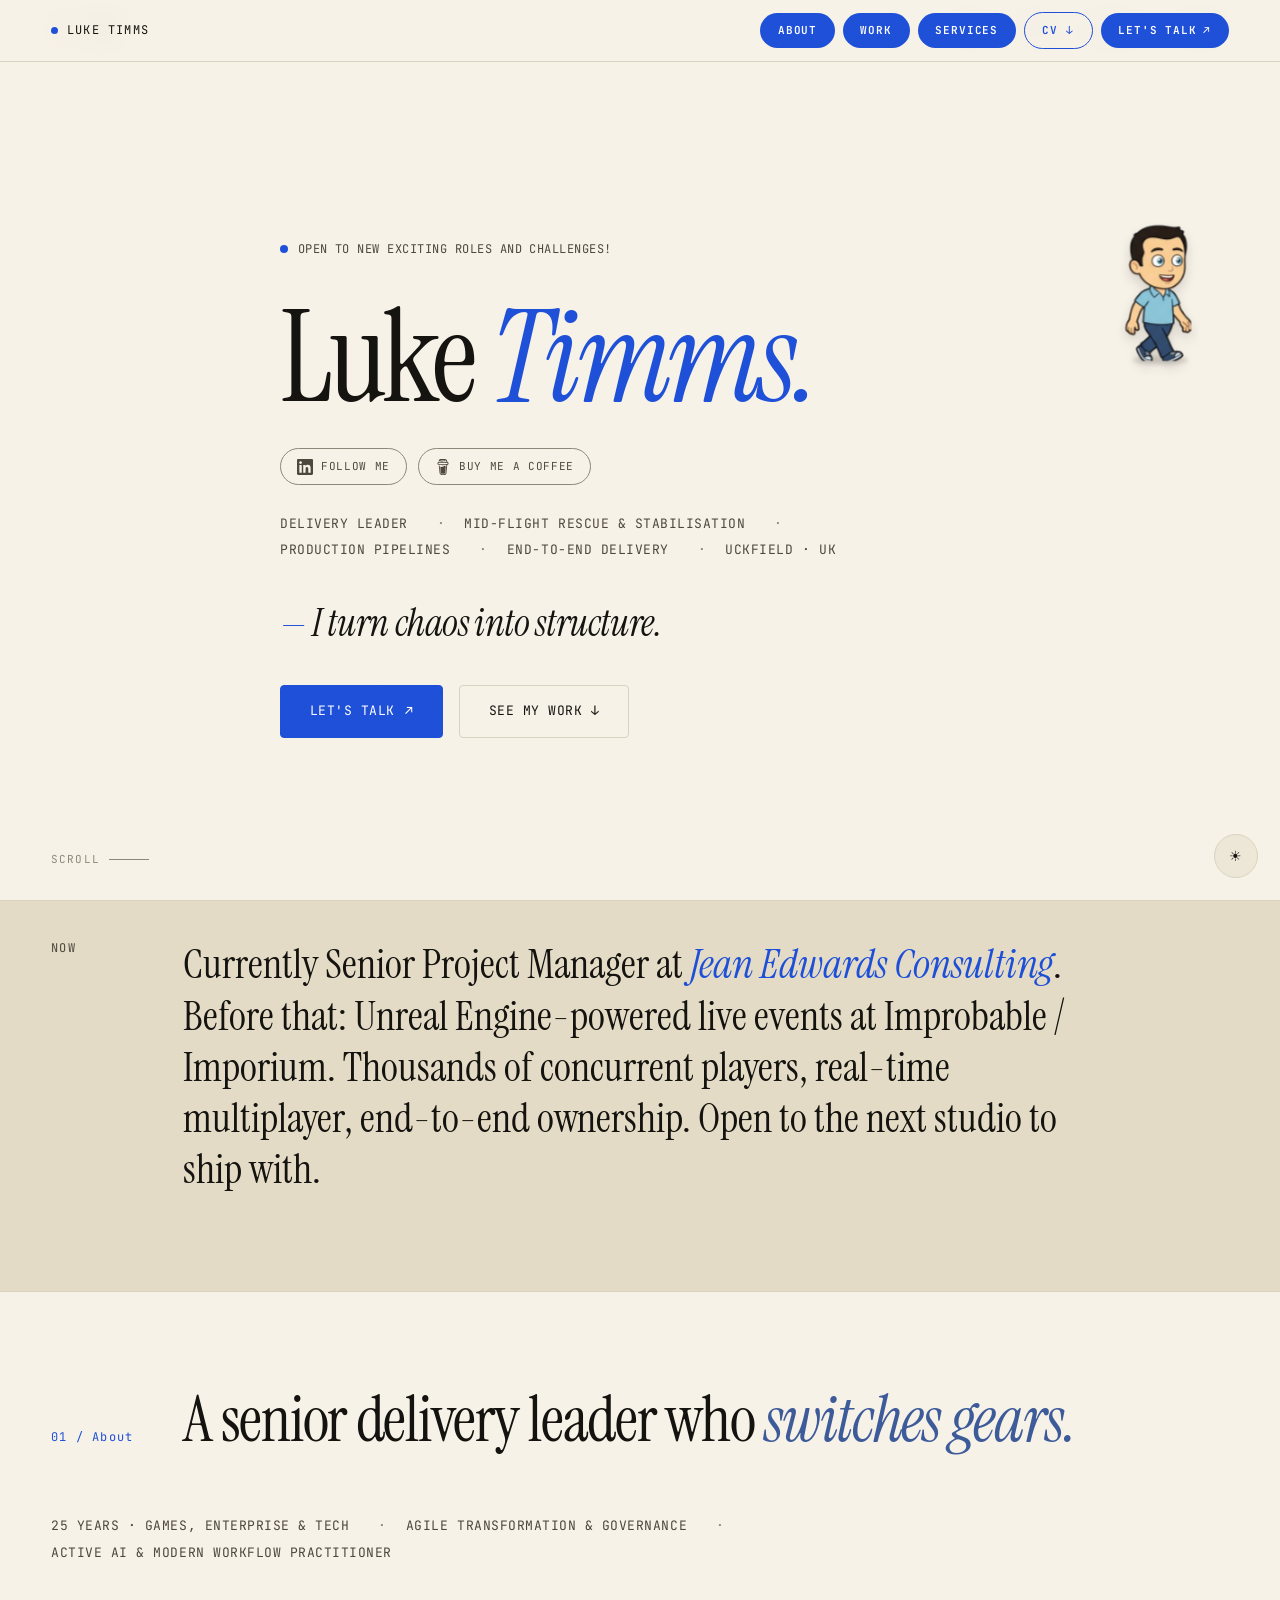
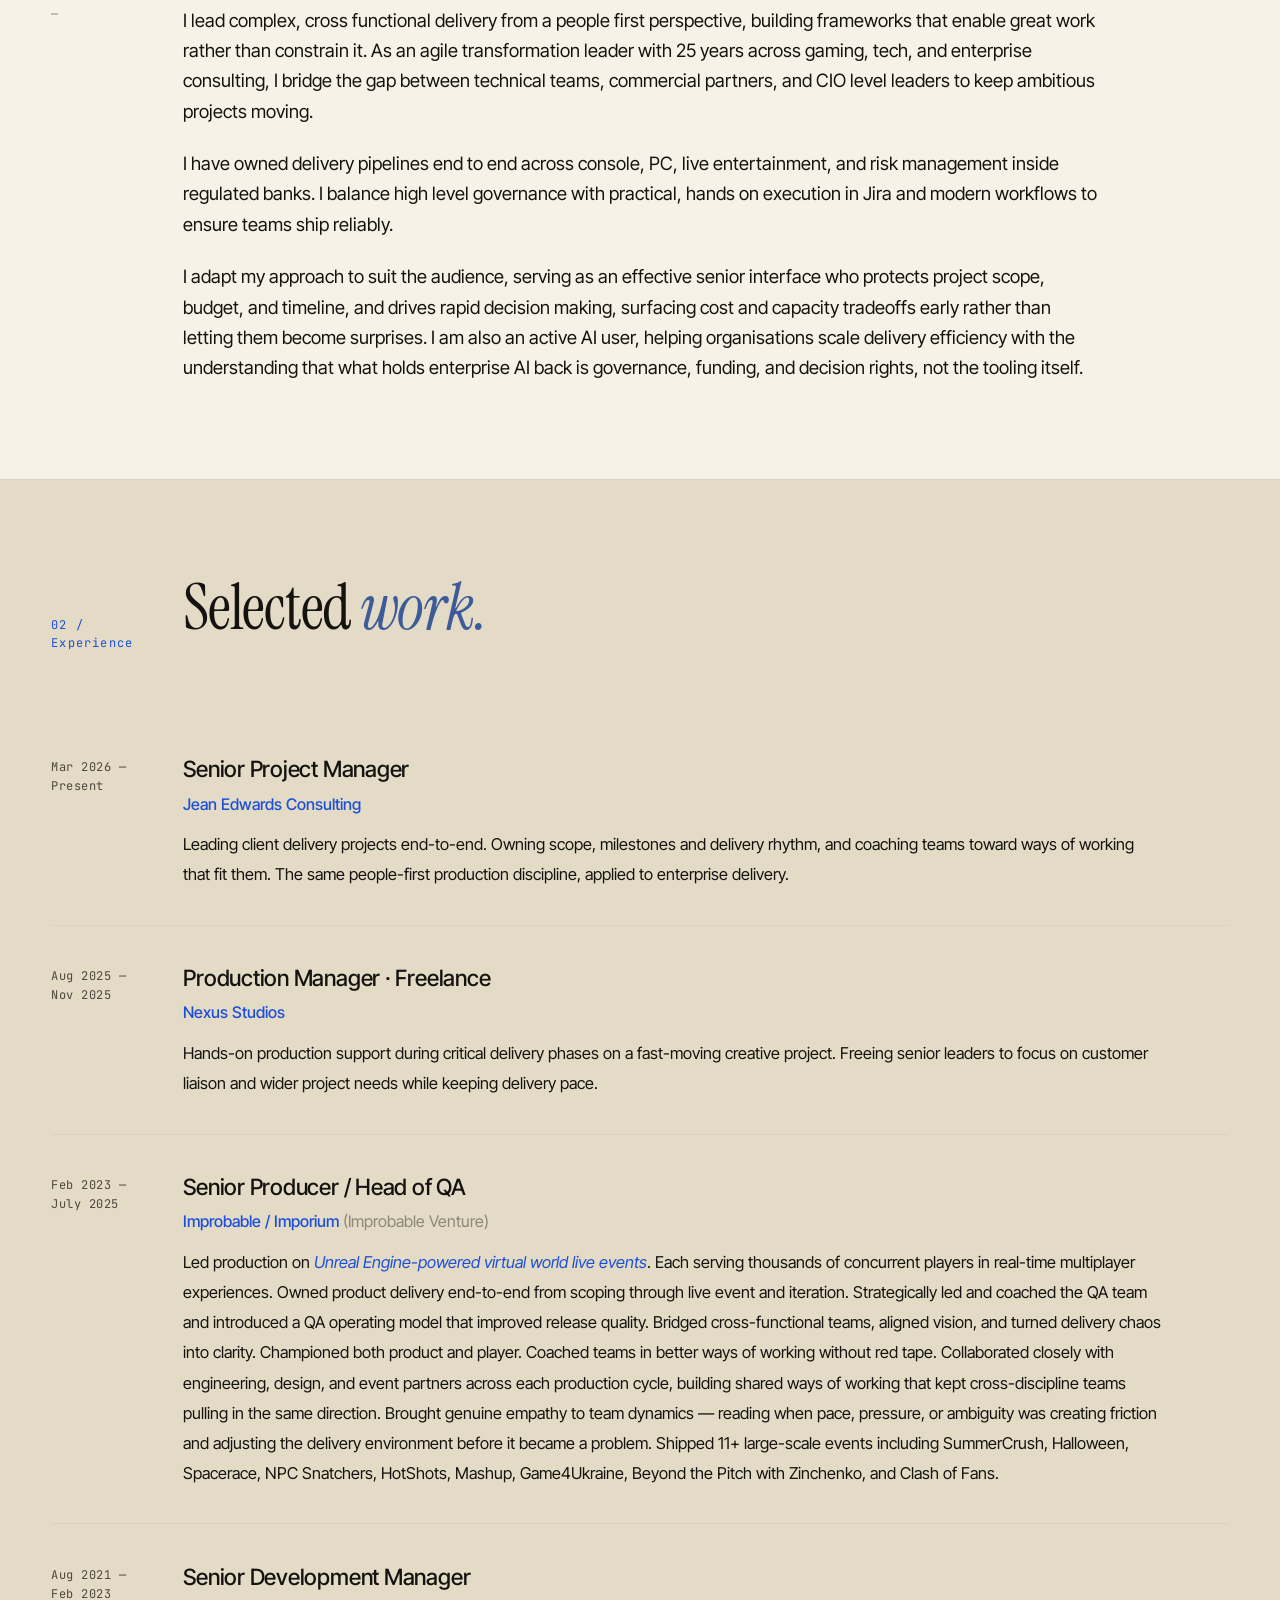
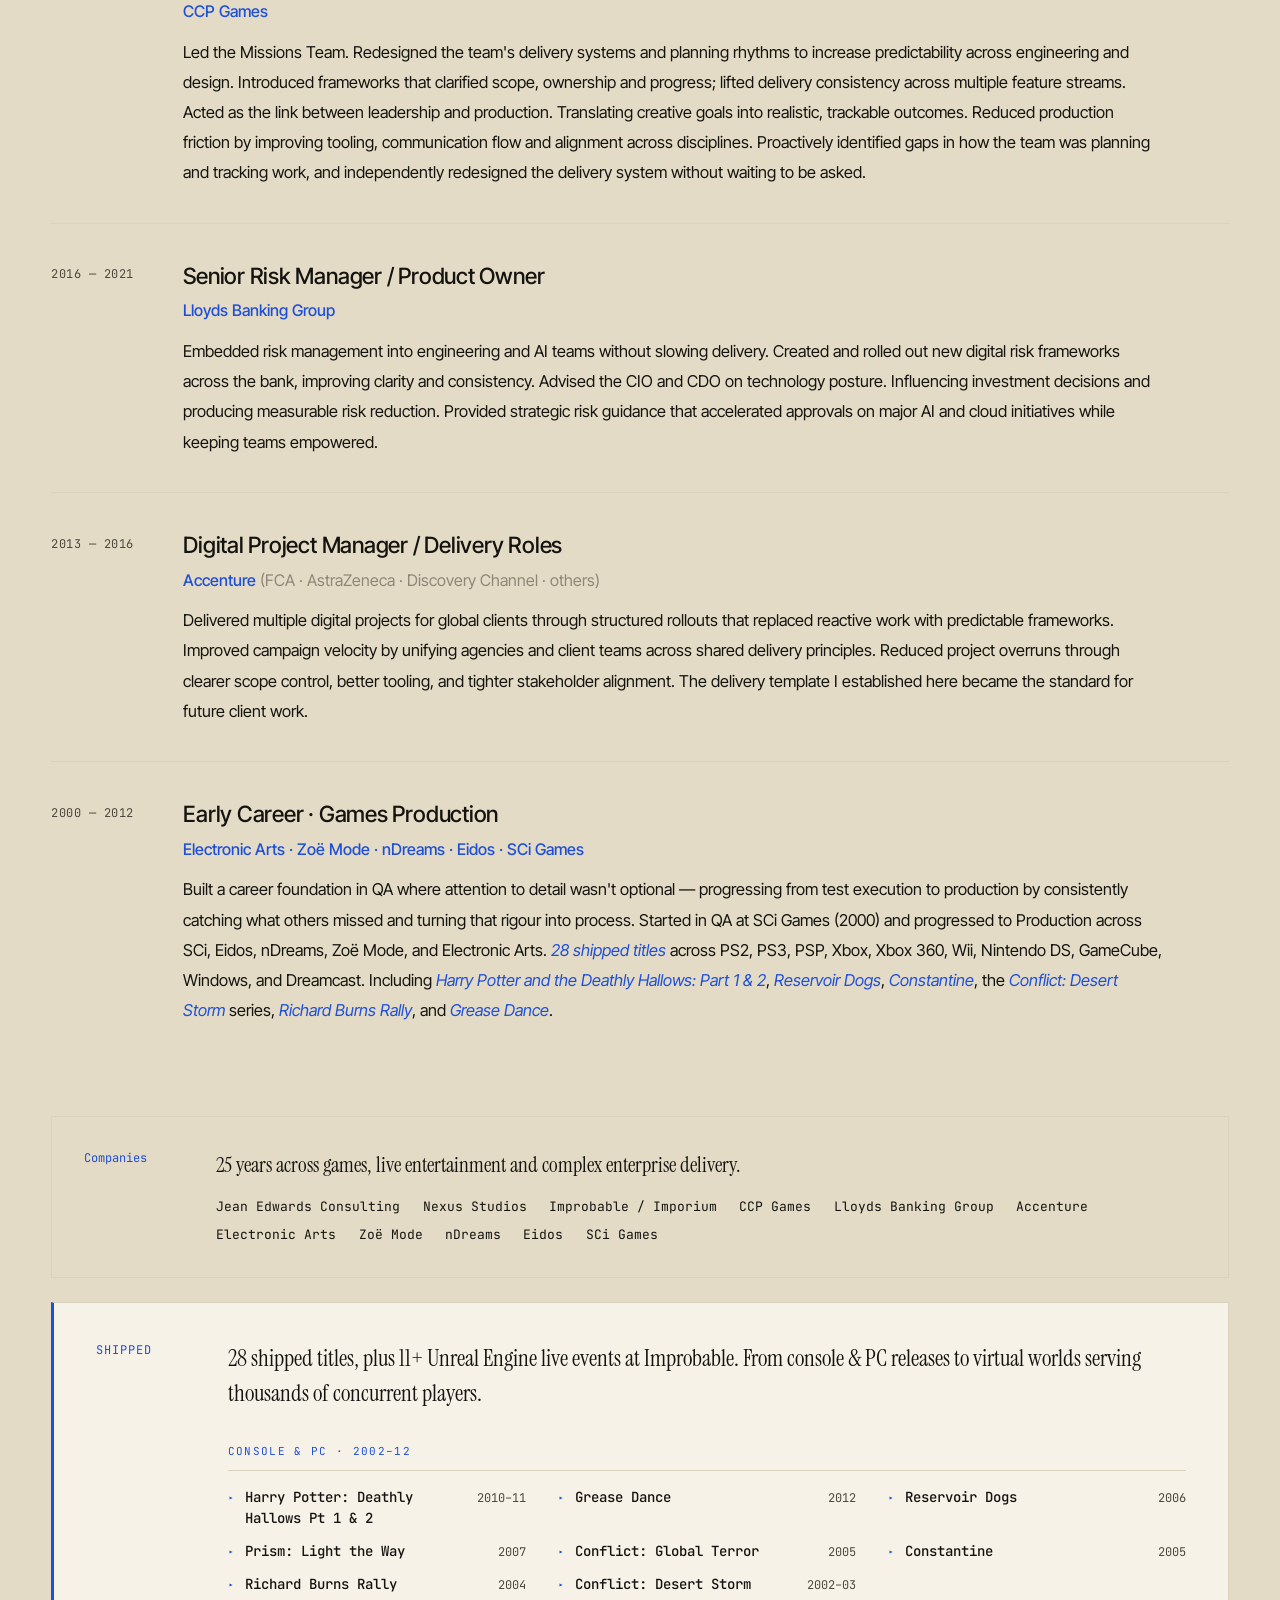
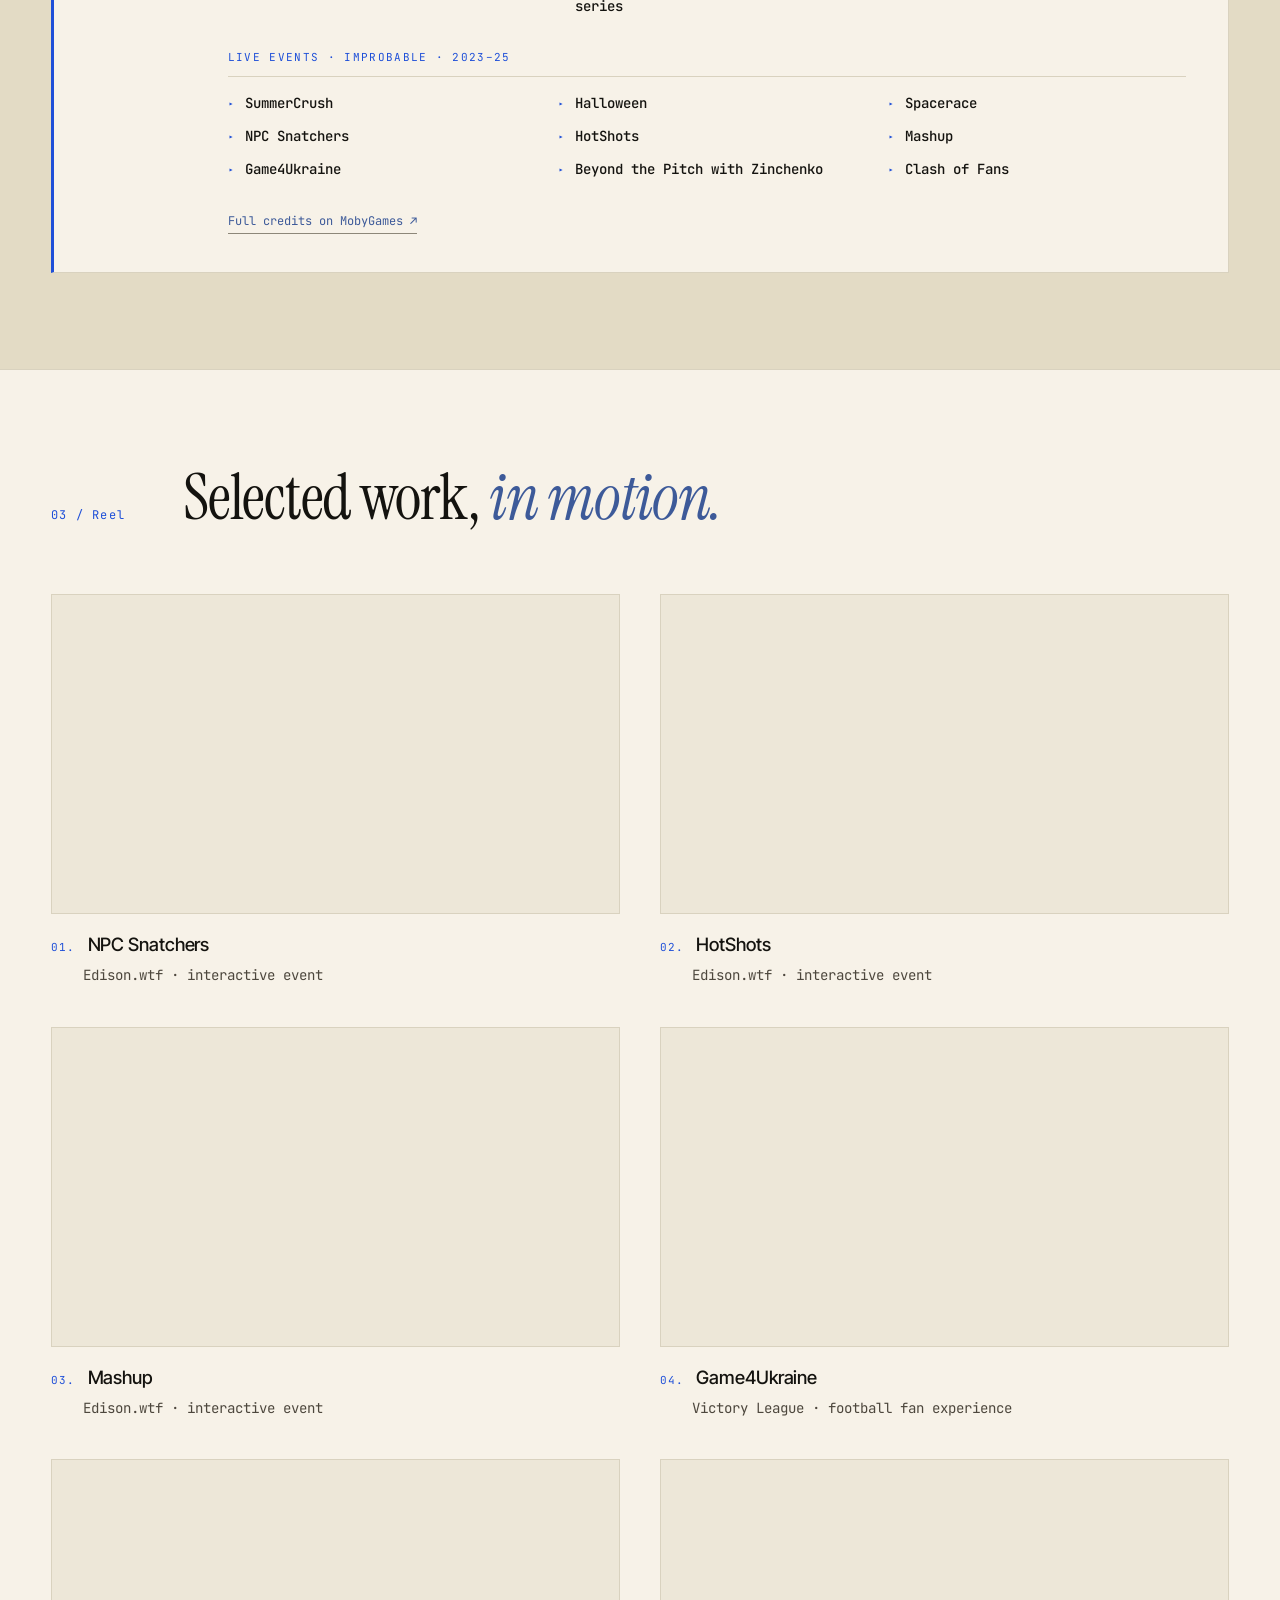
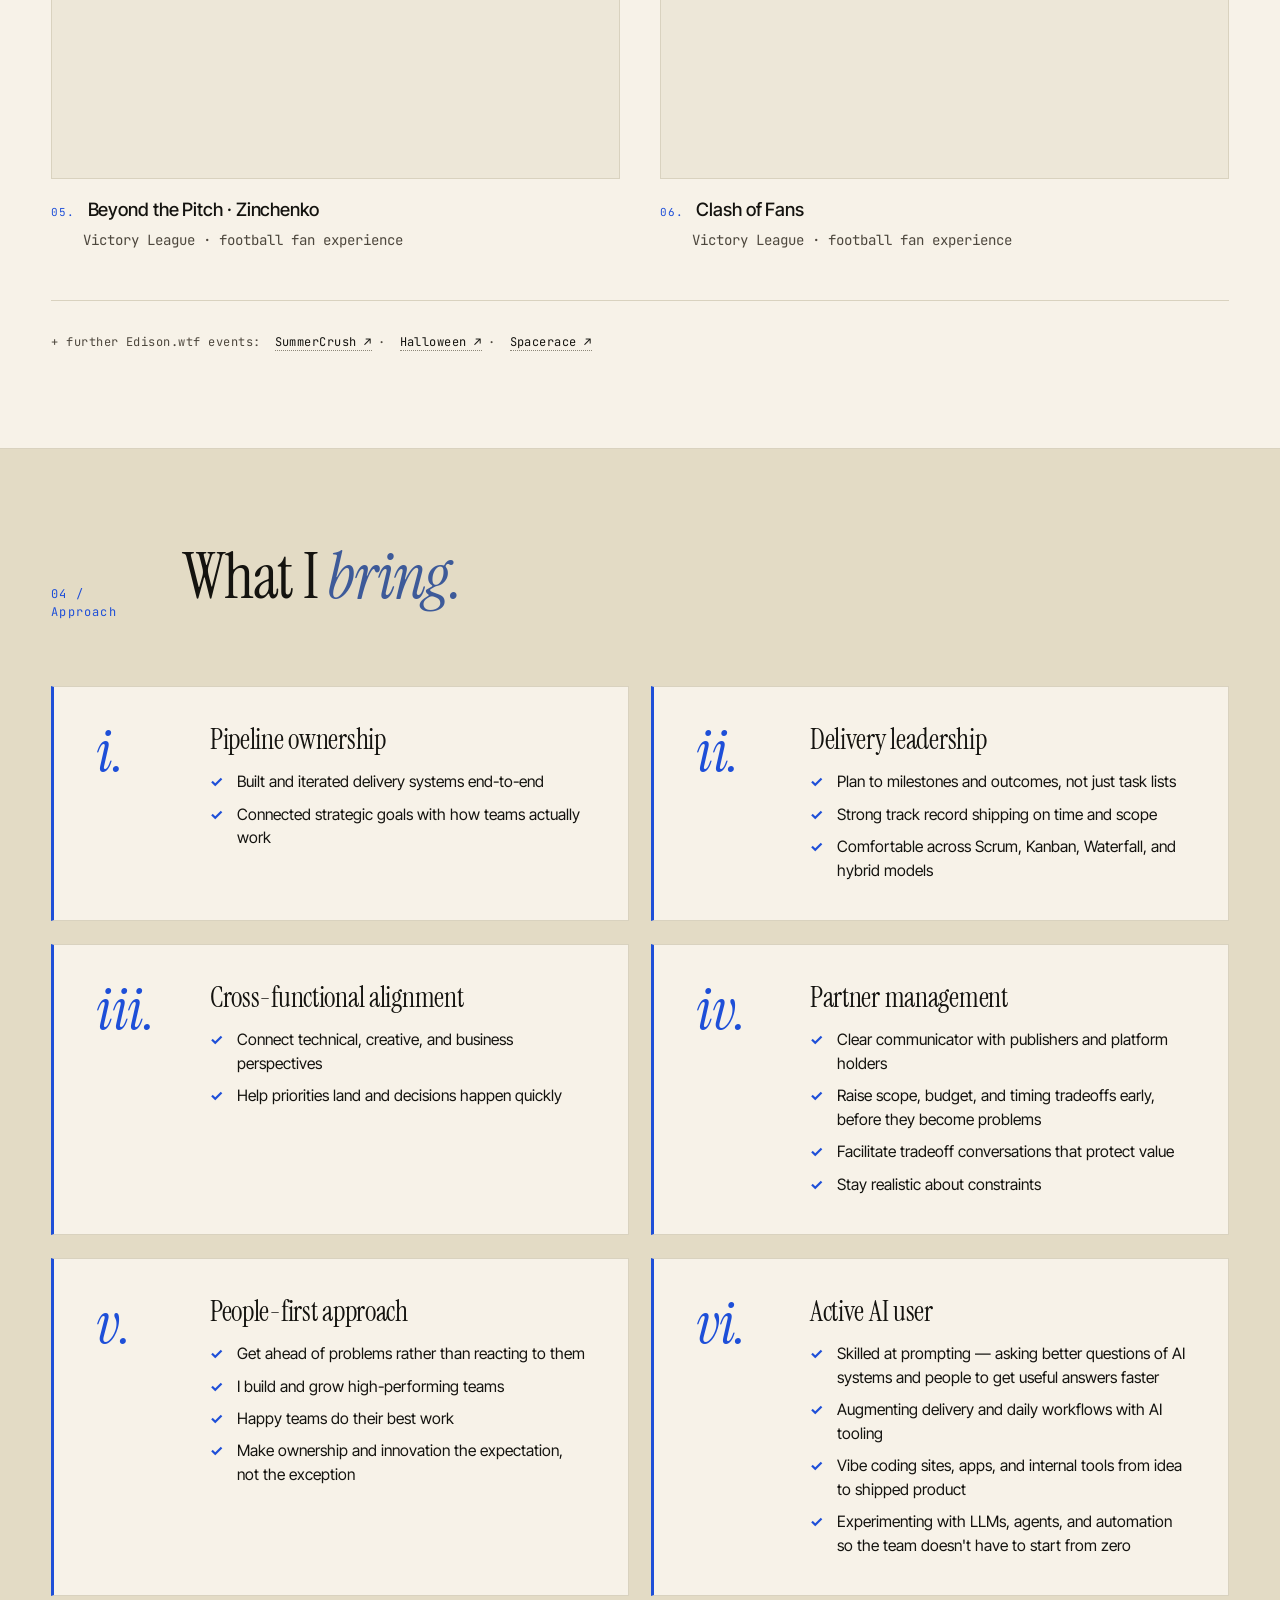
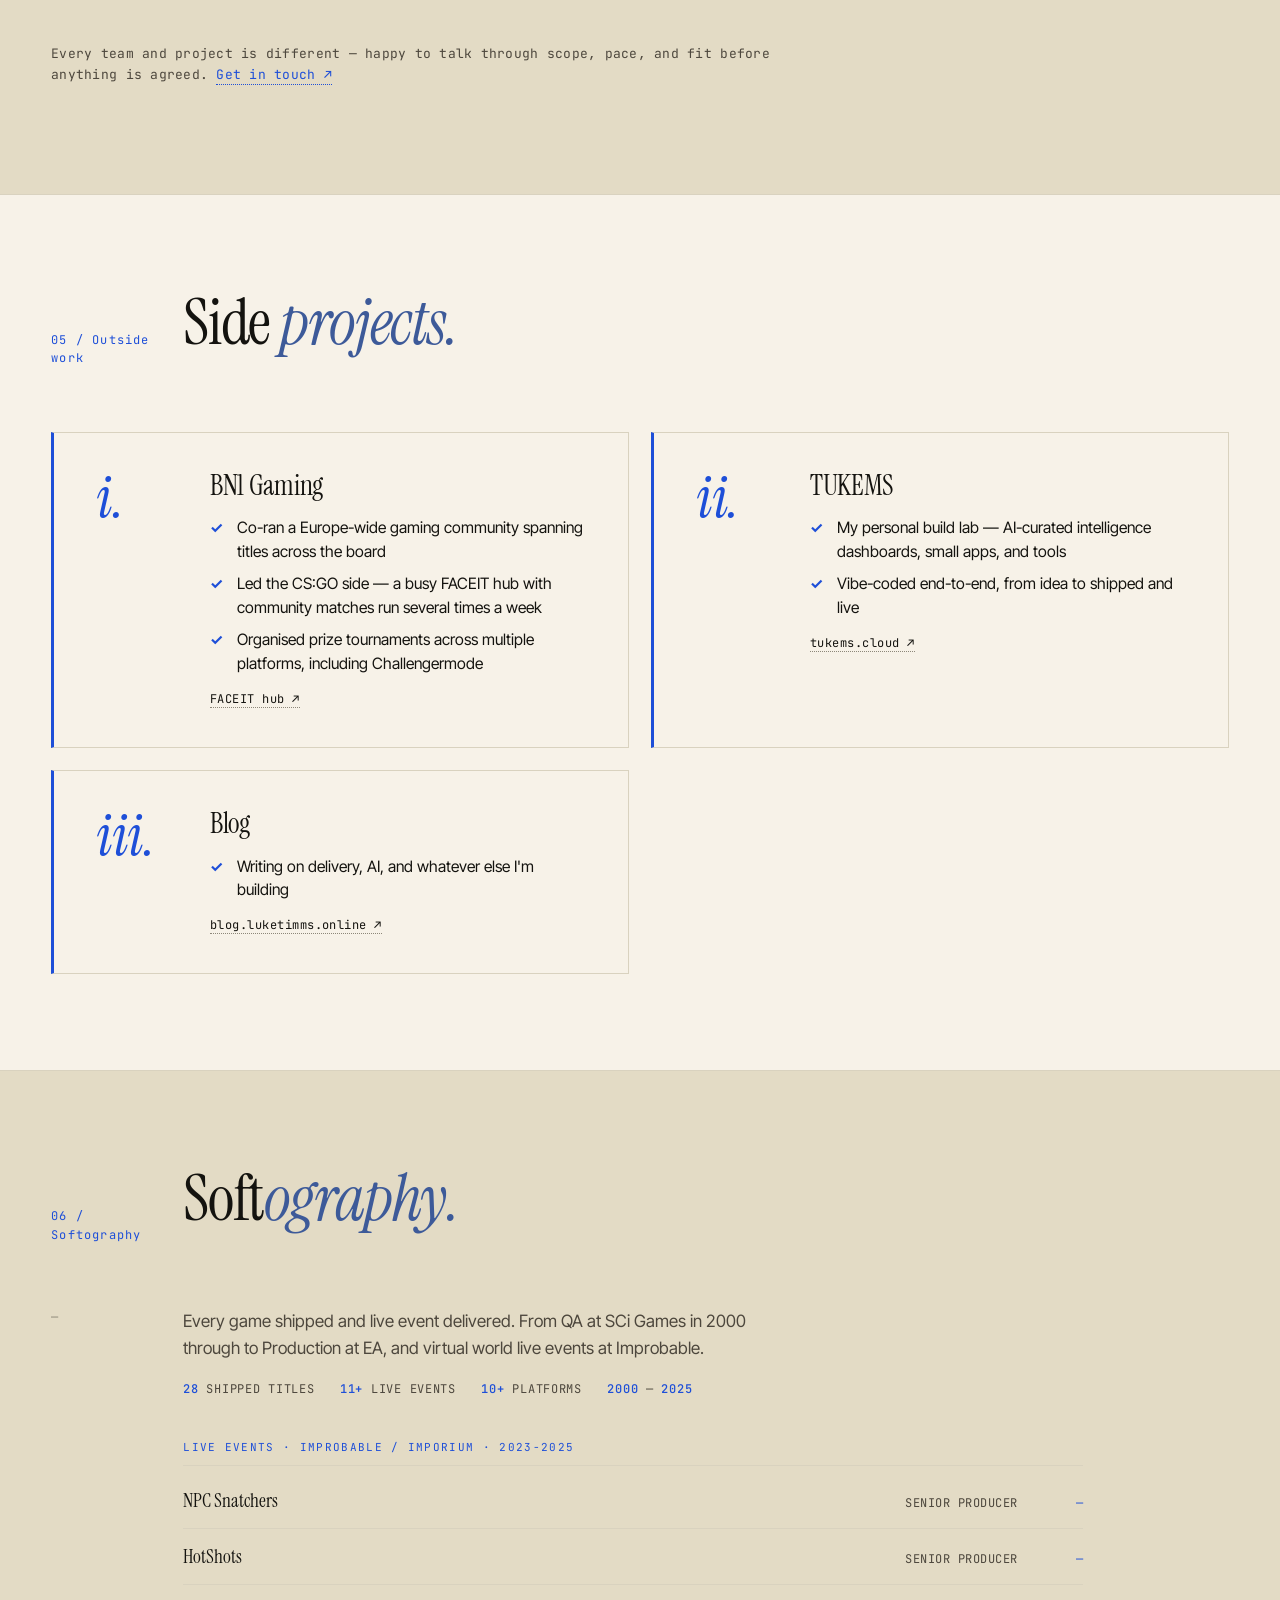
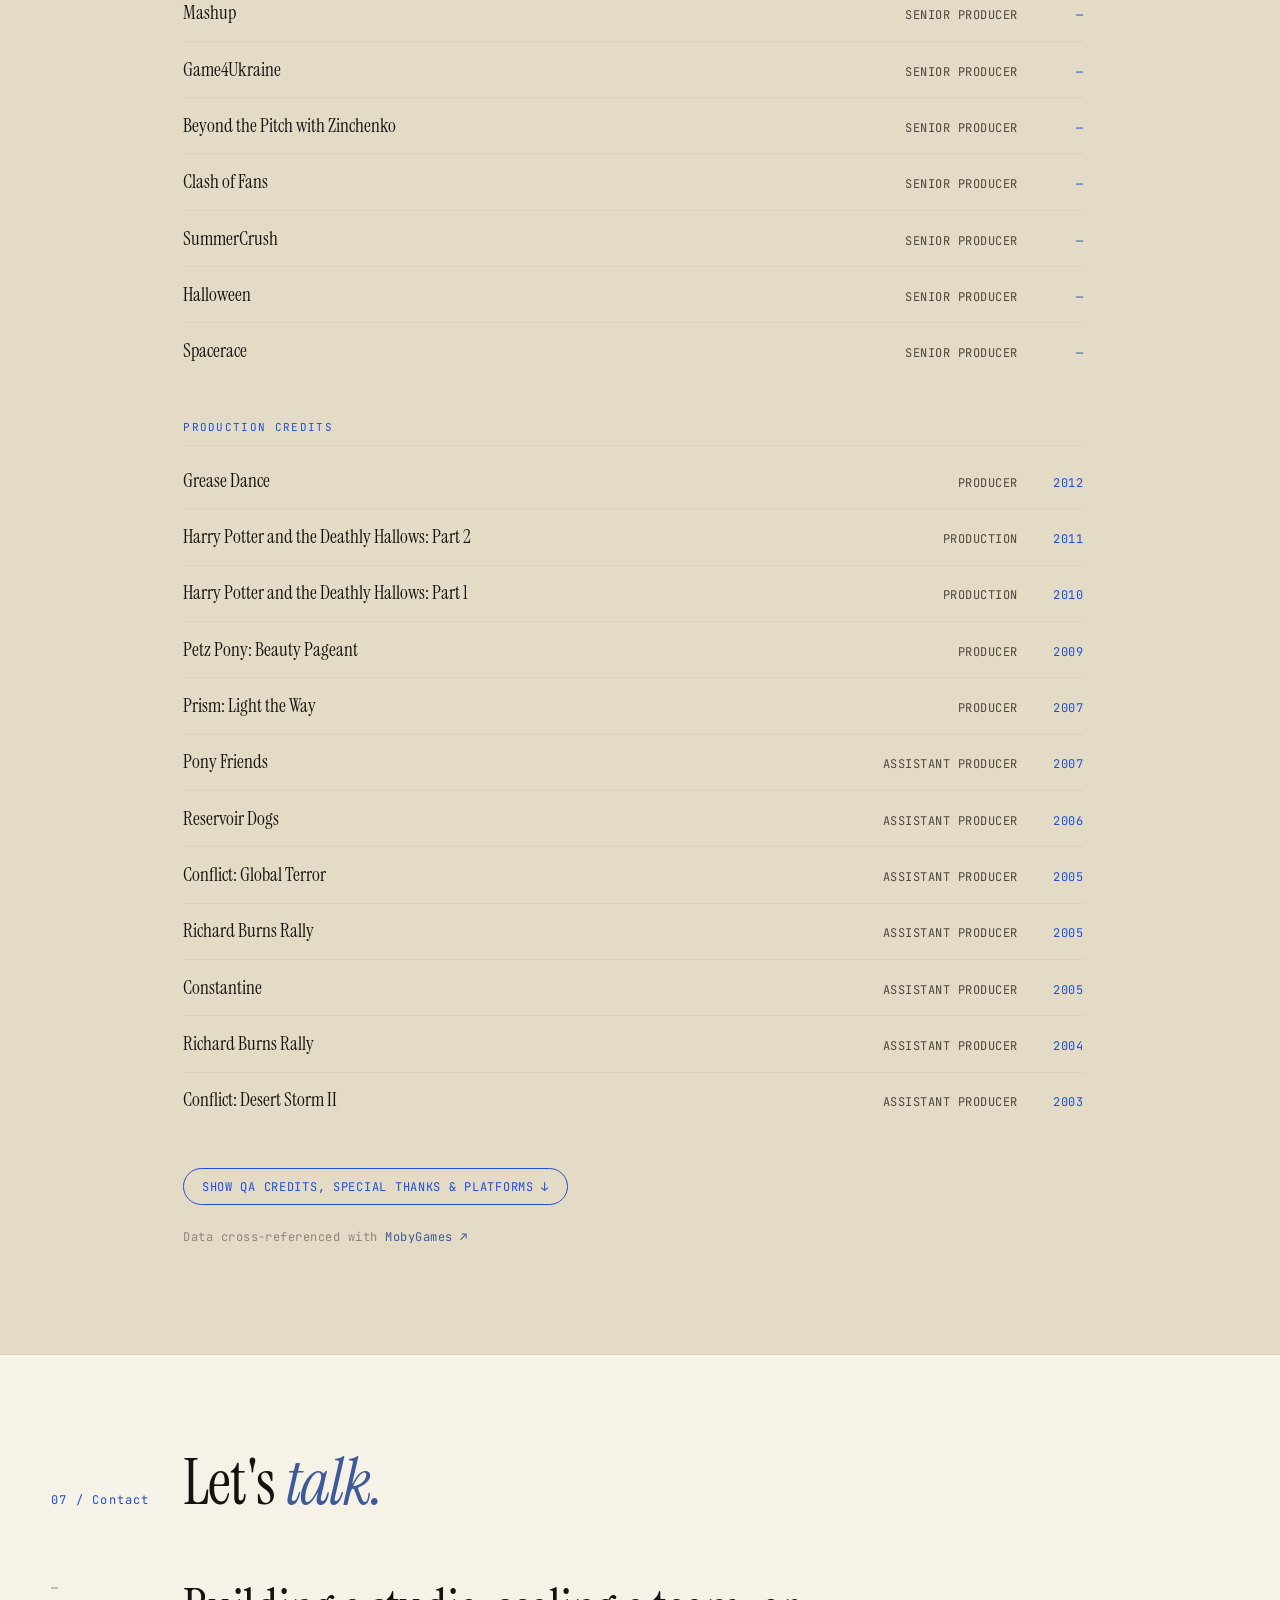
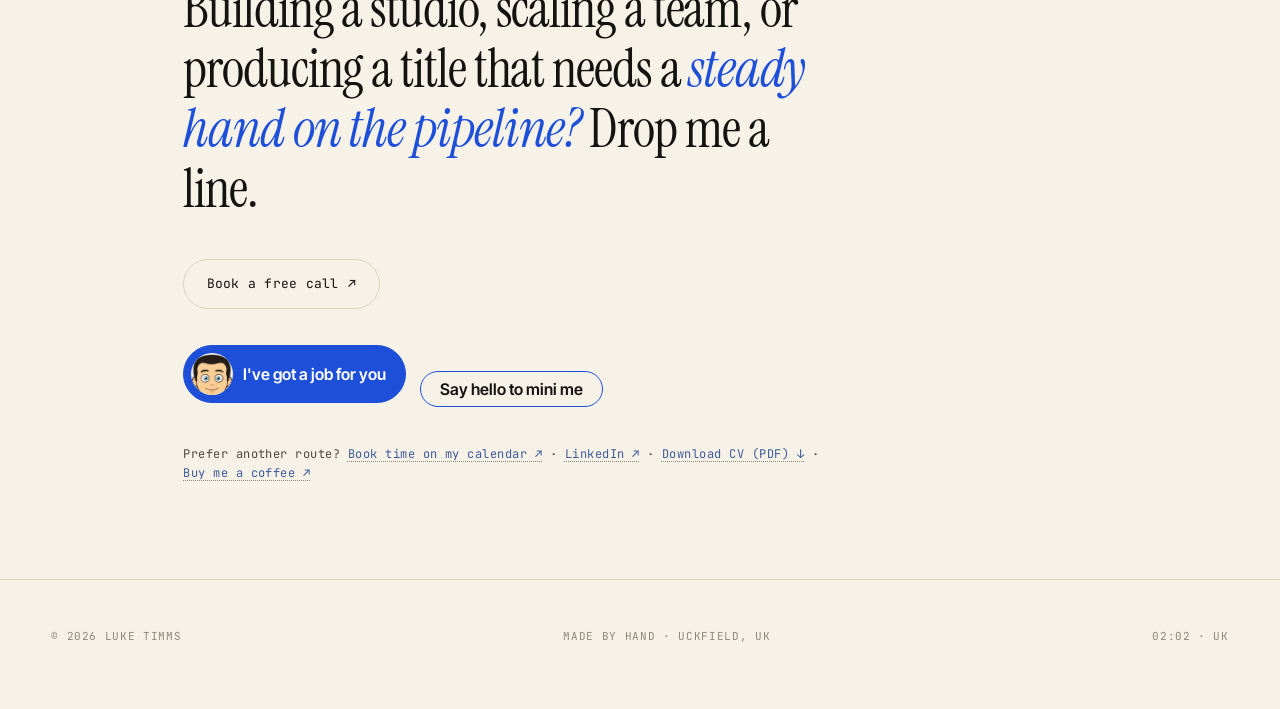
<file: index.html>
<!DOCTYPE html>
<html lang="en">
<head>
  <meta charset="UTF-8">
  <meta name="viewport" content="width=device-width, initial-scale=1">
  <meta name="color-scheme" content="light dark">
  <script>
    // Apply the saved theme before first paint so there is no flash of the wrong scheme.
    (function () {
      var s = null;
      try { s = localStorage.getItem('theme'); } catch (e) {}
      if (s !== 'light' && s !== 'dark') s = null;
      var light = s ? s === 'light' : window.matchMedia('(prefers-color-scheme: light)').matches;
      if (light) document.documentElement.setAttribute('data-theme', 'light');
      document.querySelector('meta[name="color-scheme"]').content = s || 'light dark';
    })();
  </script>
  <meta name="description" content="Luke Timms: Delivery Leader. Production pipelines, schedules, milestones, shipped titles. Based in Uckfield, England.">
  <meta name="theme-color" content="#0d0c0a">
  <title>Luke Timms · Delivery Leader · Production Pipelines · End-to-End Delivery</title>

  <!-- Open Graph -->
  <meta property="og:title" content="Luke Timms · Delivery Leader">
  <meta property="og:description" content="Production pipelines · Schedules · Milestones · Shipped end-to-end">
  <meta property="og:type" content="profile">
  <meta property="og:url" content="https://luketimms.online">
  <meta property="og:image" content="https://luketimms.online/og-image.png">
  <meta property="og:image:width" content="1200">
  <meta property="og:image:height" content="630">
  <meta property="og:image:alt" content="Luke Timms · Delivery Leader">
  <meta property="og:site_name" content="Luke Timms">

  <!-- Twitter -->
  <meta name="twitter:card" content="summary_large_image">
  <meta name="twitter:title" content="Luke Timms · Delivery Leader">
  <meta name="twitter:description" content="Production pipelines · Schedules · Milestones · Shipped end-to-end">
  <meta name="twitter:image" content="https://luketimms.online/og-image.png">

  <!-- Fonts -->
  <link rel="preconnect" href="https://fonts.googleapis.com">
  <link rel="preconnect" href="https://fonts.gstatic.com" crossorigin>
  <link href="https://fonts.googleapis.com/css2?family=Instrument+Serif:ital@0;1&family=Inter+Tight:wght@300;400;500;600;700&family=JetBrains+Mono:wght@400;500&display=swap" rel="stylesheet">

  <style>
    /* Native controls and scrollbars follow the chosen theme */
    :root { color-scheme: dark; }
    :root[data-theme="light"] { color-scheme: light; }
    :root {
      --bg:        #0d0c0a;
      --bg-soft:   #14130f;
      --bg-band:   #1c1a15;
      --line:      #1f1d17;
      --text:      #f0ece2;
      --text-dim:  #b3ad9f;
      --text-mute: #4a463e;
      --accent:    #5b8cff;
      --accent-2:  #a6c4ff;
      --max:       1440px;
      --pad-x:     clamp(1.25rem, 4vw, 3.5rem);
    }

    [data-theme="light"] {
      --bg:        #f7f2e8;
      --bg-soft:   #ede7d8;
      --bg-band:   #e3dbc5;
      --line:      #d9d2bf;
      --text:      #14130f;
      --text-dim:  #4d473d;
      --text-mute: #8d8779;
      --accent:    #1e4fd8;
      --accent-2:  #3d5a99;
    }

    *, *::before, *::after { box-sizing: border-box; }

    html { scroll-behavior: smooth; }

    body {
      margin: 0;
      background: var(--bg);
      color: var(--text);
      font-family: 'Inter Tight', system-ui, -apple-system, sans-serif;
      font-weight: 400;
      font-size: 17px;
      line-height: 1.55;
      -webkit-font-smoothing: antialiased;
      text-rendering: optimizeLegibility;
      overflow-x: hidden;
    }

    /* Selection */
    ::selection { background: var(--accent); color: var(--bg); }

    /* Subtle film grain */
    body::before {
      content: "";
      position: fixed; inset: 0;
      pointer-events: none;
      z-index: 100;
      opacity: 0.035;
      background-image: url("data:image/svg+xml;utf8,<svg xmlns='http://www.w3.org/2000/svg' width='160' height='160'><filter id='n'><feTurbulence type='fractalNoise' baseFrequency='0.9' numOctaves='2'/></filter><rect width='100%25' height='100%25' filter='url(%23n)'/></svg>");
      mix-blend-mode: overlay;
    }

    /* Typography */
    h1, h2, h3, h4 { font-family: 'Instrument Serif', Georgia, serif; font-weight: 400; letter-spacing: -0.01em; margin: 0; }
    .mono { font-family: 'JetBrains Mono', ui-monospace, monospace; }
    a { color: inherit; text-decoration: none; }
    p { margin: 0 0 1em; }

    .wrap {
      max-width: var(--max);
      margin: 0 auto;
      padding: 0 var(--pad-x);
    }

    /* ───── NAV ───── */
    nav.top {
      position: fixed; top: 0; left: 0; right: 0;
      display: flex; justify-content: space-between; align-items: center;
      padding: 1.25rem var(--pad-x);
      font-family: 'JetBrains Mono', monospace;
      font-size: 12px;
      letter-spacing: 0.04em;
      text-transform: uppercase;
      z-index: 50;
      mix-blend-mode: difference;
      color: #fff;
    }
    nav.top .brand { font-weight: 500; }
    nav.top .links { display: flex; gap: 2rem; }
    nav.top .links a { opacity: 0.7; transition: opacity 0.2s; }
    nav.top .links a:hover { opacity: 1; }
    @media (max-width: 640px) { nav.top .links { display: none; } }

    /* ───── HERO ───── */
    .hero {
      min-height: 100svh;
      display: grid;
      align-content: center;
      padding-top: 6rem;
      padding-bottom: 1.5rem;
      position: relative;
    }
    .hero + section.block {
      padding-top: 2.4rem;
    }
    .hero .status {
      display: inline-flex; align-items: center; gap: 0.6rem;
      font-family: 'JetBrains Mono', monospace;
      font-size: 12px;
      letter-spacing: 0.04em;
      text-transform: uppercase;
      color: var(--text-dim);
      margin-bottom: 2.5rem;
    }
    .hero .status .dot {
      width: 8px; height: 8px;
      border-radius: 50%;
      background: var(--accent);
      box-shadow: 0 0 0 0 var(--accent);
      animation: pulse 2.4s infinite;
    }
    @keyframes pulse {
      0%   { box-shadow: 0 0 0 0 rgba(255,91,20,0.6); }
      70%  { box-shadow: 0 0 0 10px rgba(255,91,20,0); }
      100% { box-shadow: 0 0 0 0 rgba(255,91,20,0); }
    }

    .hero h1 {
      font-size: clamp(2.6rem, 10vw, 8.5rem);
      line-height: 0.92;
      letter-spacing: -0.035em;
      margin-bottom: 2rem;
      white-space: nowrap;
    }
    .hero h1 .italic { font-style: italic; color: var(--accent); }

    .hero .socials {
      display: flex;
      flex-wrap: wrap;
      gap: 0.7rem;
      margin-bottom: 1.8rem;
    }
    .hero .socials a {
      display: inline-flex;
      align-items: center;
      gap: 0.5rem;
      padding: 0.55rem 1rem;
      border-radius: 999px;
      border: 1px solid var(--text-mute);
      color: var(--text-dim);
      font-family: 'JetBrains Mono', monospace;
      font-size: 11px;
      letter-spacing: 0.06em;
      text-transform: uppercase;
      transition: border-color 0.2s, color 0.2s, transform 0.2s;
    }
    .hero .socials a:hover {
      border-color: var(--accent);
      color: var(--accent);
      transform: translateY(-2px);
    }
    .hero .socials svg {
      width: 16px;
      height: 16px;
      fill: currentColor;
      flex-shrink: 0;
    }

    .tagline {
      display: flex; flex-wrap: wrap; gap: 0.4rem 1.2rem;
      font-family: 'JetBrains Mono', monospace;
      font-size: 13px;
      letter-spacing: 0.04em;
      text-transform: uppercase;
      color: var(--text-dim);
      max-width: 720px;
    }
    .tagline span { display: inline-flex; align-items: center; gap: 0.6rem; }
    .tagline span::after {
      content: "·"; color: var(--text-mute);
      margin-left: 1.2rem;
    }
    .tagline span:last-child::after { content: ""; }

    .hero .credo {
      font-family: 'Instrument Serif', serif;
      font-style: italic;
      font-size: clamp(1.5rem, 3.4vw, 2.4rem);
      line-height: 1.25;
      letter-spacing: -0.01em;
      color: var(--text);
      margin-top: 2.4rem;
      max-width: 760px;
    }
    .hero .credo::before {
      content: "— ";
      color: var(--accent);
      font-style: normal;
    }

    .hero-cta {
      display: flex;
      flex-wrap: wrap;
      gap: 1rem;
      margin-top: 2.4rem;
    }
    .hero-cta a {
      display: inline-flex;
      align-items: center;
      gap: 0.6rem;
      padding: 0.95rem 1.8rem;
      border-radius: 4px;
      font-family: 'JetBrains Mono', monospace;
      font-size: 13px;
      letter-spacing: 0.04em;
      text-transform: uppercase;
      transition: background 0.2s, border-color 0.2s, color 0.2s, transform 0.2s;
    }
    .hero-cta .btn-primary {
      background: var(--accent);
      color: #fff;
      border: 1px solid var(--accent);
    }
    .hero-cta .btn-primary:hover {
      background: var(--accent-2);
      border-color: var(--accent-2);
      transform: translateY(-2px);
    }
    .hero-cta .btn-secondary {
      background: transparent;
      color: var(--text);
      border: 1px solid var(--line);
    }
    .hero-cta .btn-secondary:hover {
      border-color: var(--accent);
      color: var(--accent);
      transform: translateY(-2px);
    }
    .hero-cta a .arrow { transition: transform 0.2s; }
    .hero-cta a:hover .arrow { transform: translate(2px, -2px); }

    .hero .scroll-cue {
      position: absolute; bottom: 2rem; left: var(--pad-x);
      font-family: 'JetBrains Mono', monospace;
      font-size: 11px;
      letter-spacing: 0.1em;
      text-transform: uppercase;
      color: var(--text-mute);
      display: flex; align-items: center; gap: 0.6rem;
    }
    .hero .scroll-cue::after {
      content: ""; width: 40px; height: 1px; background: var(--text-mute);
      animation: scrollLine 2.6s infinite;
      transform-origin: left;
    }
    @keyframes scrollLine {
      0%, 100% { transform: scaleX(0.4); opacity: 0.4; }
      50%      { transform: scaleX(1);   opacity: 1; }
    }

    /* ───── SECTION FRAMING ───── */
    section.block {
      padding: 6rem 0;
      border-top: 1px solid var(--line);
      position: relative;
    }
    /* Alternating tint so sections read as distinct bands while scrolling,
       not one continuous page. Uses its own --bg-band token (a bigger step
       than --bg-soft, which stays reserved for inner cards) so the banding
       reads clearly rather than subtly. Experience and Services' inner
       cards (ship-credits, .service) were flipped to --bg so they still
       contrast against the band; that's unaffected by --bg-band's value.
       Reel needs no change — its .embed card was already --bg-soft. */
    #currently, #experience, #services, #softography { background: var(--bg-band); }
    .section-head {
      display: grid;
      grid-template-columns: 100px 1fr;
      gap: 2rem;
      margin-bottom: 4rem;
      align-items: baseline;
    }
    .section-head .num {
      font-family: 'JetBrains Mono', monospace;
      font-size: 12px;
      letter-spacing: 0.1em;
      color: var(--accent);
    }
    .section-head h2 {
      font-size: clamp(2.2rem, 5vw, 4rem);
      line-height: 1;
      letter-spacing: -0.02em;
    }
    .section-head h2 .italic { font-style: italic; color: var(--accent-2); }

    /* ───── CURRENTLY ───── */
    .currently {
      display: grid;
      grid-template-columns: 100px 1fr;
      gap: 2rem;
    }
    .currently .label {
      font-family: 'JetBrains Mono', monospace;
      font-size: 12px;
      letter-spacing: 0.1em;
      color: var(--text-dim);
      text-transform: uppercase;
    }
    .currently .body {
      font-family: 'Instrument Serif', serif;
      font-size: clamp(1.6rem, 3.2vw, 2.6rem);
      line-height: 1.25;
      max-width: 900px;
      color: var(--text);
    }
    .currently .body em { color: var(--accent); font-style: italic; }

    /* ───── ABOUT ───── */
    .about-grid {
      display: grid;
      grid-template-columns: 100px 1fr;
      gap: 2rem;
    }
    .about-grid .body {
      max-width: 920px;
      font-size: 1.15rem;
      line-height: 1.65;
      color: var(--text);
    }
    .about-grid .body p { margin-bottom: 1.2em; }
    .about-grid .body p:last-child { margin-bottom: 0; }

    /* ───── EXPERIENCE ───── */
    .role {
      display: grid;
      grid-template-columns: 100px 1fr;
      gap: 2rem;
      padding: 2.2rem 0;
      border-top: 1px solid var(--line);
      transition: background 0.3s;
    }
    .role:first-child { border-top: none; }
    .role:hover { background: linear-gradient(90deg, transparent, rgba(255,91,20,0.04), transparent); }
    .role .when {
      font-family: 'JetBrains Mono', monospace;
      font-size: 12px;
      letter-spacing: 0.04em;
      color: var(--text-dim);
      padding-top: 0.4rem;
    }
    .role .what h3 {
      font-family: 'Inter Tight', sans-serif;
      font-weight: 500;
      font-size: 1.4rem;
      letter-spacing: -0.01em;
      margin-bottom: 0.3rem;
    }
    .role .what .org {
      color: var(--accent);
      font-size: 1rem;
      margin-bottom: 0.8rem;
      font-weight: 500;
    }
    .role .what p {
      color: var(--text);
      max-width: 980px;
      margin: 0;
      font-size: 1.02rem;
      line-height: 1.85;
    }

    /* ───── SERVICES (What I bring — infographic) ───── */
    .services {
      display: grid;
      grid-template-columns: repeat(2, 1fr);
      gap: 1.4rem;
    }

    .service {
      position: relative;
      background: var(--bg);
      border: 1px solid var(--line);
      border-left: 3px solid var(--accent);
      padding: 2.4rem 2.6rem;
      display: grid;
      grid-template-columns: 90px 1fr;
      gap: 1.5rem;
      align-items: start;
      transition: background 0.25s, border-color 0.25s, transform 0.25s;
    }
    .service:hover {
      background: var(--bg-soft);
      transform: translateY(-3px);
      border-left-color: var(--accent-2);
    }
    .service .ix {
      font-family: 'Instrument Serif', Georgia, serif;
      font-style: italic;
      font-size: 3.6rem;
      line-height: 0.85;
      color: var(--accent);
      letter-spacing: -0.02em;
      margin: 0;
      align-self: start;
      padding-top: 0.15rem;
    }
    .service h4 {
      font-family: 'Instrument Serif', Georgia, serif;
      font-weight: 400;
      font-size: 1.75rem;
      line-height: 1.1;
      letter-spacing: -0.01em;
      color: var(--text);
      margin: 0 0 0.9rem;
    }
    .service .srv-list {
      list-style: none;
      padding: 0;
      margin: 0;
      font-family: 'Inter Tight', sans-serif;
      font-size: 0.98rem;
      color: var(--text);
      line-height: 1.5;
    }
    .service .srv-list li {
      position: relative;
      padding-left: 1.7rem;
      margin-bottom: 0.55rem;
    }
    .service .srv-list li:last-child {
      margin-bottom: 0;
    }
    .service .srv-list li::before {
      content: "✓";
      position: absolute;
      left: 0;
      top: 0;
      color: var(--accent);
      font-weight: 700;
      font-size: 0.95rem;
      line-height: 1.55;
    }
    @media (max-width: 760px) {
      .services { grid-template-columns: 1fr; }
      .service { grid-template-columns: 70px 1fr; padding: 1.8rem 1.6rem; }
      .service .ix { font-size: 2.6rem; }
      .service h4 { font-size: 1.4rem; }
    }
    .service .proj-links {
      margin-top: 0.9rem;
      font-family: 'JetBrains Mono', monospace;
      font-size: 12px;
      letter-spacing: 0.04em;
      color: var(--text-dim);
    }
    .service .proj-links a {
      color: var(--text);
      border-bottom: 1px dotted var(--text-mute);
      transition: color 0.2s, border-color 0.2s;
    }
    .service .proj-links a:hover {
      color: var(--accent);
      border-bottom-color: var(--accent);
    }

    .section-note {
      margin-top: 3rem;
      font-family: 'JetBrains Mono', monospace;
      font-size: 13px;
      letter-spacing: 0.02em;
      color: var(--text-dim);
      max-width: 760px;
    }
    .section-note a {
      color: var(--accent);
      border-bottom: 1px dotted var(--accent);
      padding-bottom: 1px;
      transition: color 0.2s, border-color 0.2s;
    }
    .section-note a:hover {
      color: var(--accent-2);
      border-bottom-color: var(--accent-2);
    }

    /* ───── REEL ───── */
    .reel {
      display: grid;
      grid-template-columns: repeat(auto-fill, minmax(380px, 1fr));
      gap: 2.5rem;
    }
    .video-card {
      display: flex;
      flex-direction: column;
    }
    .video-card .embed {
      position: relative;
      width: 100%;
      aspect-ratio: 16 / 9;
      background: var(--bg-soft);
      border: 1px solid var(--line);
      overflow: hidden;
      transition: border-color 0.25s, transform 0.25s;
    }
    .video-card:hover .embed {
      border-color: var(--accent);
    }
    .video-card .embed iframe {
      position: absolute;
      inset: 0;
      width: 100%;
      height: 100%;
      border: 0;
    }
    .video-card .meta {
      margin-top: 1rem;
      display: flex;
      align-items: baseline;
      gap: 0.75rem;
    }
    .video-card .meta .num {
      font-family: 'JetBrains Mono', monospace;
      font-size: 11px;
      color: var(--accent);
      letter-spacing: 0.1em;
      flex-shrink: 0;
    }
    .video-card .meta h4 {
      font-family: 'Inter Tight', sans-serif;
      font-weight: 500;
      font-size: 1.15rem;
      letter-spacing: -0.005em;
      margin: 0;
    }
    .video-card .caption {
      margin: 0.4rem 0 0 2rem;
      color: var(--text-dim);
      font-size: 0.88rem;
      font-family: 'JetBrains Mono', monospace;
    }
    .more-events {
      margin-top: 3rem;
      padding-top: 2rem;
      border-top: 1px solid var(--line);
      font-family: 'JetBrains Mono', monospace;
      font-size: 12px;
      letter-spacing: 0.04em;
      color: var(--text-dim);
    }
    .more-events a {
      color: var(--text);
      border-bottom: 1px dotted var(--text-mute);
      transition: color 0.2s, border-color 0.2s;
      margin: 0 0.4rem;
    }
    .more-events a:hover {
      color: var(--accent);
      border-bottom-color: var(--accent);
    }
    @media (max-width: 720px) {
      .reel { grid-template-columns: 1fr; gap: 1.5rem; }
      .video-card .caption { margin-left: 0; }
    }

    /* ───── SOFTOGRAPHY ───── */
    .softo-grid { display: grid; grid-template-columns: 100px 1fr; gap: 2rem; }
    .softo-intro { color: var(--text-dim); max-width: 620px; margin-bottom: 1.2rem; }
    .softo-stats {
      display: flex; flex-wrap: wrap; gap: 0.5rem 1.6rem; margin-bottom: 2.5rem;
      font-family: 'JetBrains Mono', monospace; font-size: 12px;
      letter-spacing: 0.06em; text-transform: uppercase; color: var(--text-dim);
    }
    .softo-stats span { color: var(--accent); font-weight: 500; }
    .softo-label {
      font-family: 'JetBrains Mono', monospace; font-size: 11px;
      letter-spacing: 0.12em; text-transform: uppercase;
      color: var(--accent); padding-bottom: 0.6rem;
      border-bottom: 1px solid var(--line); margin-bottom: 0.4rem; max-width: 900px;
    }
    .softo-group { margin-bottom: 2.5rem; max-width: 900px; }
    .softo-credit {
      display: grid; grid-template-columns: 1fr auto auto; gap: 0.5rem 1.6rem;
      align-items: baseline; padding: 0.8rem 0; border-bottom: 1px solid var(--line);
    }
    .softo-credit:last-child { border-bottom: none; }
    .softo-title { font-family: 'Instrument Serif', Georgia, serif; font-size: 1.2rem; color: var(--text); }
    .softo-role, .softo-year {
      font-family: 'JetBrains Mono', monospace; font-size: 12px; letter-spacing: 0.04em; text-align: right;
    }
    .softo-role { color: var(--text-dim); text-transform: uppercase; }
    .softo-year { color: var(--accent); min-width: 40px; }
    .softo-platforms { display: flex; flex-wrap: wrap; gap: 0.4rem; margin: 1rem 0 2.5rem; max-width: 900px; }
    .softo-tag {
      font-family: 'JetBrains Mono', monospace; font-size: 11px; letter-spacing: 0.06em; text-transform: uppercase;
      padding: 0.35rem 0.75rem; border: 1px solid var(--line); color: var(--text-dim); border-radius: 999px;
    }
    .softo-toggle {
      font-family: 'JetBrains Mono', monospace; font-size: 12px; letter-spacing: 0.06em; text-transform: uppercase;
      color: var(--accent); background: transparent; border: 1px solid var(--accent);
      border-radius: 999px; padding: 0.6rem 1.1rem; cursor: pointer; transition: background 0.2s, color 0.2s;
    }
    .softo-toggle:hover { background: var(--accent); color: var(--bg); }
    .softo-source {
      margin-top: 1.4rem; font-family: 'JetBrains Mono', monospace; font-size: 12px;
      color: var(--text-mute); letter-spacing: 0.04em;
    }
    .softo-source a { color: var(--accent-2); }
    @media (max-width: 720px) {
      .softo-grid { grid-template-columns: 1fr; gap: 1rem; }
    }
    @media (max-width: 600px) {
      .softo-credit { grid-template-columns: 1fr; gap: 0.15rem; }
      .softo-role, .softo-year { text-align: left; }
    }
    @media print { .softo-more[hidden] { display: block !important; } .softo-toggle { display: none; } }

    /* ───── CONTACT ───── */
    .contact-grid {
      display: grid;
      grid-template-columns: 100px 1fr;
      gap: 2rem;
    }
    .contact-grid .pitch {
      font-family: 'Instrument Serif', serif;
      font-size: clamp(2rem, 5vw, 3.4rem);
      line-height: 1.1;
      letter-spacing: -0.02em;
      max-width: 880px;
      margin-bottom: 2.5rem;
    }
    .contact-grid .pitch em { color: var(--accent); font-style: italic; }
    .contact-links {
      display: flex; flex-wrap: wrap; gap: 0.8rem;
      margin-bottom: 1.8rem;
    }
    .contact-links a {
      display: inline-flex; align-items: center; gap: 0.6rem;
      padding: 0.9rem 1.4rem;
      border: 1px solid var(--line);
      border-radius: 999px;
      font-family: 'JetBrains Mono', monospace;
      font-size: 13px;
      letter-spacing: 0.02em;
      transition: all 0.2s;
    }
    .contact-links a:hover {
      border-color: var(--accent);
      color: var(--accent);
      transform: translateY(-2px);
    }
    .contact-links a .arrow { transition: transform 0.2s; }
    .contact-links a:hover .arrow { transform: translate(2px, -2px); }

    /* ───── FOOTER ───── */
    footer {
      border-top: 1px solid var(--line);
      padding: 3rem 0 4rem;
      font-family: 'JetBrains Mono', monospace;
      font-size: 11px;
      letter-spacing: 0.06em;
      text-transform: uppercase;
      color: var(--text-mute);
    }
    footer .row {
      display: flex; justify-content: space-between; flex-wrap: wrap; gap: 1rem;
    }

    /* ───── MOBILE ADJUSTMENTS ───── */
    @media (max-width: 720px) {
      .section-head,
      .currently,
      .about-grid,
      .role,
      .contact-grid {
        grid-template-columns: 1fr;
        gap: 1rem;
      }
      .section-head .num,
      .currently .label,
      .role .when { padding-top: 0; }

      .ship-credits {
        grid-template-columns: 1fr !important;
        gap: 1rem !important;
        padding: 1.4rem 1.2rem !important;
      }
      .ship-credits .num { padding-top: 0; }
      .ship-credits .ship-list {
        grid-template-columns: 1fr !important;
        gap: 0.6rem !important;
      }
      .ship-credits .ship-list li span:nth-child(2) { font-size: 13px; }
    }

    /* ───── THEME TOGGLE ───── */
    .theme-toggle {
      position: fixed;
      bottom: 1.4rem;
      right: 1.4rem;
      z-index: 60;
      width: 44px;
      height: 44px;
      border-radius: 50%;
      border: 1px solid var(--line);
      background: var(--bg-soft);
      color: var(--text);
      cursor: pointer;
      display: inline-flex;
      align-items: center;
      justify-content: center;
      font-family: 'JetBrains Mono', monospace;
      font-size: 14px;
      line-height: 1;
      transition: background 0.2s, border-color 0.2s, transform 0.2s, color 0.2s;
      backdrop-filter: blur(6px);
      -webkit-backdrop-filter: blur(6px);
    }
    .theme-toggle:hover {
      border-color: var(--accent);
      color: var(--accent);
      transform: translateY(-2px);
    }
    .theme-toggle .moon { display: inline; }
    .theme-toggle .sun  { display: none; }
    [data-theme="light"] .theme-toggle .moon { display: none; }
    [data-theme="light"] .theme-toggle .sun  { display: inline; }

    /* ───── REVEAL ANIMATION ───── */
    .reveal {
      opacity: 0;
      transform: translateY(20px);
      transition: opacity 0.8s ease, transform 0.8s ease;
    }
    .reveal.in {
      opacity: 1;
      transform: translateY(0);
    }
    @media (prefers-reduced-motion: reduce) {
      .reveal { opacity: 1; transform: none; transition: none; }
      .hero .status .dot { animation: none; }
      .hero .scroll-cue::after { animation: none; }
    }

    /* ───── Chat-style contact form ───── */
    .chat-wrap { max-width: 640px; }
    .chat-fallback {
      margin-top: 1.2rem;
      font-family: 'JetBrains Mono', monospace;
      font-size: 12px;
      color: var(--text-dim);
      letter-spacing: 0.04em;
    }
    .chat-fallback a {
      color: var(--accent-2);
      text-decoration: underline dotted var(--text-mute);
      text-decoration-thickness: 1px;
      text-underline-offset: 3px;
      transition: color 0.2s, text-decoration-color 0.2s;
    }
    .chat-fallback a:hover { color: var(--accent); text-decoration-color: var(--accent); }

    /* ───── Sticky top bar with nav pills ───── */
    .topbar {
      position: fixed;
      top: 0;
      left: 0;
      right: 0;
      z-index: 60;
      display: flex;
      align-items: center;
      justify-content: space-between;
      gap: 1rem;
      padding: 0.75rem var(--pad-x);
      background: rgba(13, 12, 10, 0.78);
      backdrop-filter: blur(14px) saturate(140%);
      -webkit-backdrop-filter: blur(14px) saturate(140%);
      border-bottom: 1px solid var(--line);
      animation: topbar-slide-in 0.45s 0.15s ease both;
    }
    @keyframes topbar-slide-in {
      from { transform: translateY(-100%); opacity: 0; }
      to   { transform: translateY(0);     opacity: 1; }
    }
    [data-theme="light"] .topbar {
      background: rgba(247, 242, 232, 0.82);
    }
    .topbar .mark {
      font-family: 'JetBrains Mono', monospace;
      font-size: 12px;
      letter-spacing: 0.1em;
      text-transform: uppercase;
      color: var(--text);
      text-decoration: none;
      display: inline-flex;
      align-items: center;
      gap: 0.55rem;
    }
    .topbar .mark::before {
      content: "";
      width: 7px;
      height: 7px;
      background: var(--accent);
      border-radius: 50%;
    }
    .topbar-nav {
      display: flex;
      align-items: center;
      gap: 0.5rem;
    }
    .topbar .nav-pill {
      display: inline-flex;
      align-items: center;
      gap: 0.4rem;
      padding: 0.55rem 1.1rem;
      background: var(--accent);
      color: #fff;
      font-family: 'JetBrains Mono', monospace;
      font-size: 11px;
      font-weight: 600;
      letter-spacing: 0.08em;
      text-transform: uppercase;
      text-decoration: none;
      border-radius: 999px;
      transition: background 0.2s ease, color 0.2s ease;
    }
    .topbar .nav-pill:hover {
      background: var(--accent-2);
      color: var(--bg);
    }
    .topbar .nav-pill .arrow {
      display: inline-block;
      transition: transform 0.2s ease;
    }
    .topbar .nav-pill.dl {
      background: transparent;
      color: var(--accent);
      border: 1.5px solid var(--accent);
    }
    .topbar .nav-pill.dl:hover {
      background: var(--accent);
      color: #fff;
    }
    .topbar .nav-pill.cta:hover .arrow {
      transform: translate(2px, -2px);
    }
    @media (max-width: 760px) {
      .topbar { padding: 0.6rem 1rem; }
      .topbar .mark { font-size: 11px; }
      .topbar-nav { gap: 0.35rem; }
      .topbar .nav-pill { padding: 0.5rem 0.85rem; font-size: 10px; }
      .topbar .nav-pill:not(.cta):not(.dl) { display: none; }
    }
  </style>
</head>
<body>

  <nav class="top">
    <div class="brand">LT / 2026</div>
    <div class="links">
      <a href="#about">About</a>
      <a href="#experience">Work</a>
      <a href="#services">Services</a>
      <a href="#contact">Contact</a>
    </div>
  </nav>

  <div class="topbar" id="topbar" aria-label="Site navigation">
    <a href="#top" class="mark">LUKE TIMMS</a>
    <nav class="topbar-nav">
      <a href="#about" class="nav-pill">About</a>
      <a href="#experience" class="nav-pill">Work</a>
      <a href="#services" class="nav-pill">Services</a>
      <a href="/Luke-Timms-CV.pdf" class="nav-pill dl" download>CV ↓</a>
      <a href="#contact" class="nav-pill cta">Let's talk <span class="arrow">↗</span></a>
    </nav>
  </div>

  <header class="hero">
    <div class="wrap">
      <div class="status reveal">
        <span class="dot"></span>
        <span>Open to new exciting roles and challenges!</span>
      </div>
      <h1 class="reveal">
        Luke <span class="italic">Timms.</span>
      </h1>
      <div class="socials reveal">
        <a href="https://www.linkedin.com/in/luketimms" target="_blank" rel="noopener" aria-label="LinkedIn" title="LinkedIn">
          <svg viewBox="0 0 24 24" xmlns="http://www.w3.org/2000/svg"><path d="M20.447 20.452h-3.554v-5.569c0-1.328-.027-3.037-1.852-3.037-1.853 0-2.136 1.445-2.136 2.939v5.667H9.351V9h3.414v1.561h.046c.477-.9 1.637-1.85 3.37-1.85 3.601 0 4.267 2.37 4.267 5.455v6.286zM5.337 7.433c-1.144 0-2.063-.926-2.063-2.065 0-1.138.92-2.063 2.063-2.063 1.14 0 2.064.925 2.064 2.063 0 1.139-.925 2.065-2.064 2.065zm1.782 13.019H3.555V9h3.564v11.452zM22.225 0H1.771C.792 0 0 .774 0 1.729v20.542C0 23.227.792 24 1.771 24h20.451C23.2 24 24 23.227 24 22.271V1.729C24 .774 23.2 0 22.222 0h.003z"/></svg>
          <span>Follow Me</span>
        </a>
        <a href="https://www.buymeacoffee.com/lukedtimmsU" target="_blank" rel="noopener" aria-label="Buy me a coffee" title="Buy me a coffee">
          <svg viewBox="0 0 24 24" xmlns="http://www.w3.org/2000/svg"><path d="M20.216 6.415l-.132-.666c-.119-.598-.388-1.163-1.001-1.379-.197-.069-.42-.098-.57-.241-.152-.143-.196-.366-.231-.572-.065-.378-.125-.756-.192-1.133-.057-.325-.102-.69-.25-.987-.195-.4-.597-.634-.996-.788a5.723 5.723 0 00-.626-.194c-1-.263-2.05-.36-3.077-.416a25.834 25.834 0 00-3.7.062c-.915.083-1.88.184-2.75.5-.318.116-.646.256-.888.501-.297.302-.393.77-.177 1.146.154.267.415.456.692.58.36.162.737.284 1.123.366 1.075.238 2.189.331 3.287.37 1.218.05 2.437.01 3.65-.118.299-.033.598-.073.896-.119.352-.054.578-.513.474-.834-.124-.383-.457-.531-.834-.473-.466.074-.96.108-1.382.146-1.177.08-2.358.082-3.536.006a22.228 22.228 0 01-1.157-.107c-.086-.01-.18-.025-.258-.036-.243-.036-.484-.08-.724-.13-.111-.027-.111-.185 0-.212h.005c.277-.06.557-.108.838-.147h.002c.131-.009.263-.032.394-.048a25.076 25.076 0 013.426-.12c.674.019 1.347.067 2.017.144l.228.031c.267.04.533.088.798.145.392.085.895.113 1.07.542.055.137.08.288.111.431l.319 1.484a.237.237 0 01-.199.284h-.003c-.037.006-.075.01-.112.015a36.704 36.704 0 01-4.743.295 37.059 37.059 0 01-4.699-.304c-.14-.017-.293-.042-.417-.06-.326-.048-.649-.108-.973-.161-.393-.065-.768-.032-1.123.161-.29.16-.527.404-.675.701-.154.316-.199.66-.267 1-.069.34-.176.707-.135 1.056.087.753.613 1.365 1.37 1.502a39.69 39.69 0 0011.343.376.483.483 0 01.535.53l-.071.697-1.018 9.907c-.041.41-.047.832-.125 1.237-.122.637-.553 1.028-1.182 1.171-.577.131-1.165.2-1.756.205-.656.004-1.31-.025-1.966-.022-.699.004-1.556-.06-2.095-.58-.475-.458-.54-1.174-.605-1.793l-.731-7.013-.322-3.094c-.037-.351-.286-.695-.678-.678-.336.015-.718.3-.678.679l.228 2.185.949 9.112c.147 1.344 1.174 2.068 2.446 2.272.742.12 1.503.144 2.257.156.966.016 1.942.053 2.892-.122 1.408-.258 2.465-1.198 2.616-2.657.34-3.332.683-6.663 1.024-9.995l.215-2.087a.484.484 0 01.39-.426c.402-.078.787-.212 1.074-.518.455-.488.546-1.124.385-1.766zm-1.478.772c-.145.137-.363.201-.578.233-2.416.359-4.866.54-7.308.46-1.748-.06-3.477-.254-5.207-.498-.17-.024-.353-.055-.47-.18-.22-.236-.111-.71-.054-.995.052-.26.152-.609.463-.646.484-.057 1.046.148 1.526.22.577.088 1.156.159 1.737.212 2.48.226 5.002.19 7.472-.14.45-.06.899-.13 1.345-.21.399-.072.84-.206 1.08.206.166.281.188.657.162.974a.544.544 0 01-.169.364zm-6.159 3.9c-.862.37-1.84.788-3.109.788a5.884 5.884 0 01-1.569-.217l.877 9.004c.065.78.717 1.38 1.5 1.38 0 0 1.243.065 1.658.065.447 0 1.786-.065 1.786-.065.783 0 1.434-.6 1.499-1.38l.94-9.95a3.996 3.996 0 00-1.322-.238c-.826 0-1.491.284-2.26.613z"/></svg>
          <span>Buy Me A Coffee</span>
        </a>
      </div>
      <div class="tagline reveal">
        <span>Delivery Leader</span>
        <span>Mid-Flight Rescue &amp; Stabilisation</span>
        <span>Production Pipelines</span>
        <span>End-to-End Delivery</span>
        <span>Uckfield · UK</span>
      </div>
      <p class="credo reveal">I turn chaos into structure.</p>
      <div class="hero-cta reveal">
        <a href="#contact" class="btn-primary">Let's talk <span class="arrow">↗</span></a>
        <a href="#experience" class="btn-secondary">See my work ↓</a>
      </div>
      <div class="scroll-cue">Scroll</div>
    </div>
  </header>

  <!-- ───── CURRENTLY ───── -->
  <section class="block" id="currently">
    <div class="wrap">
      <div class="currently reveal">
        <div class="label">Now</div>
        <div class="body">
          Currently Senior Project Manager at <em>Jean Edwards Consulting</em>. Before that: Unreal Engine-powered live events at Improbable / Imporium. Thousands of concurrent players, real-time multiplayer, end-to-end ownership. Open to the next studio to ship with.
        </div>
      </div>
    </div>
  </section>

  <!-- ───── ABOUT ───── -->
  <section class="block" id="about">
    <div class="wrap">
      <div class="section-head reveal">
        <div class="num">01 / About</div>
        <h2>A senior delivery leader who <span class="italic">switches gears.</span></h2>
      </div>

      <div class="tagline reveal" style="margin-bottom: 2.6rem;">
        <span>25 Years · Games, Enterprise &amp; Tech</span>
        <span>Agile Transformation &amp; Governance</span>
        <span>Active AI &amp; Modern Workflow Practitioner</span>
      </div>

      <div class="about-grid reveal">
        <div class="num mono" style="color: var(--text-mute); font-size: 12px;">—</div>
        <div class="body">
          <p>
            I lead complex, cross functional delivery from a people first perspective, building frameworks that enable great work rather than constrain it. As an agile transformation leader with 25 years across gaming, tech, and enterprise consulting, I bridge the gap between technical teams, commercial partners, and CIO level leaders to keep ambitious projects moving.
          </p>
          <p>
            I have owned delivery pipelines end to end across console, PC, live entertainment, and risk management inside regulated banks. I balance high level governance with practical, hands on execution in Jira and modern workflows to ensure teams ship reliably.
          </p>
          <p>
            I adapt my approach to suit the audience, serving as an effective senior interface who protects project scope, budget, and timeline, and drives rapid decision making, surfacing cost and capacity tradeoffs early rather than letting them become surprises. I am also an active AI user, helping organisations scale delivery efficiency with the understanding that what holds enterprise AI back is governance, funding, and decision rights, not the tooling itself.
          </p>
        </div>
      </div>
    </div>
  </section>

  <!-- ───── EXPERIENCE ───── -->
  <section class="block" id="experience">
    <div class="wrap">
      <div class="section-head reveal">
        <div class="num">02 / Experience</div>
        <h2>Selected <span class="italic">work.</span></h2>
      </div>

      <div class="roles">
        <div class="role reveal">
          <div class="when mono">Mar 2026 — Present</div>
          <div class="what">
            <h3>Senior Project Manager</h3>
            <div class="org">Jean Edwards Consulting</div>
            <p>Leading client delivery projects end-to-end. Owning scope, milestones and delivery rhythm, and coaching teams toward ways of working that fit them. The same people-first production discipline, applied to enterprise delivery.</p>
          </div>
        </div>

        <div class="role reveal">
          <div class="when mono">Aug 2025 — Nov 2025</div>
          <div class="what">
            <h3>Production Manager · Freelance</h3>
            <div class="org">Nexus Studios</div>
            <p>Hands-on production support during critical delivery phases on a fast-moving creative project. Freeing senior leaders to focus on customer liaison and wider project needs while keeping delivery pace.</p>
          </div>
        </div>

        <div class="role reveal">
          <div class="when mono">Feb 2023 — July 2025</div>
          <div class="what">
            <h3>Senior Producer / Head of QA</h3>
            <div class="org">Improbable / Imporium <span style="color:var(--text-mute);font-weight:400;">(Improbable Venture)</span></div>
            <p>Led production on <em style="color:var(--accent);font-style:italic;">Unreal Engine-powered virtual world live events</em>. Each serving thousands of concurrent players in real-time multiplayer experiences. Owned product delivery end-to-end from scoping through live event and iteration. Strategically led and coached the QA team and introduced a QA operating model that improved release quality. Bridged cross-functional teams, aligned vision, and turned delivery chaos into clarity. Championed both product and player. Coached teams in better ways of working without red tape. Collaborated closely with engineering, design, and event partners across each production cycle, building shared ways of working that kept cross-discipline teams pulling in the same direction. Brought genuine empathy to team dynamics — reading when pace, pressure, or ambiguity was creating friction and adjusting the delivery environment before it became a problem. Shipped 11+ large-scale events including SummerCrush, Halloween, Spacerace, NPC Snatchers, HotShots, Mashup, Game4Ukraine, Beyond the Pitch with Zinchenko, and Clash of Fans.</p>
          </div>
        </div>

        <div class="role reveal">
          <div class="when mono">Aug 2021 — Feb 2023</div>
          <div class="what">
            <h3>Senior Development Manager</h3>
            <div class="org">CCP Games</div>
            <p>Led the Missions Team. Redesigned the team's delivery systems and planning rhythms to increase predictability across engineering and design. Introduced frameworks that clarified scope, ownership and progress; lifted delivery consistency across multiple feature streams. Acted as the link between leadership and production. Translating creative goals into realistic, trackable outcomes. Reduced production friction by improving tooling, communication flow and alignment across disciplines. Proactively identified gaps in how the team was planning and tracking work, and independently redesigned the delivery system without waiting to be asked.</p>
          </div>
        </div>

        <div class="role reveal">
          <div class="when mono">2016 — 2021</div>
          <div class="what">
            <h3>Senior Risk Manager / Product Owner</h3>
            <div class="org">Lloyds Banking Group</div>
            <p>Embedded risk management into engineering and AI teams without slowing delivery. Created and rolled out new digital risk frameworks across the bank, improving clarity and consistency. Advised the CIO and CDO on technology posture. Influencing investment decisions and producing measurable risk reduction. Provided strategic risk guidance that accelerated approvals on major AI and cloud initiatives while keeping teams empowered.</p>
          </div>
        </div>

        <div class="role reveal">
          <div class="when mono">2013 — 2016</div>
          <div class="what">
            <h3>Digital Project Manager / Delivery Roles</h3>
            <div class="org">Accenture <span style="color:var(--text-mute);font-weight:400;">(FCA · AstraZeneca · Discovery Channel · others)</span></div>
            <p>Delivered multiple digital projects for global clients through structured rollouts that replaced reactive work with predictable frameworks. Improved campaign velocity by unifying agencies and client teams across shared delivery principles. Reduced project overruns through clearer scope control, better tooling, and tighter stakeholder alignment. The delivery template I established here became the standard for future client work.</p>
          </div>
        </div>

        <div class="role reveal">
          <div class="when mono">2000 — 2012</div>
          <div class="what">
            <h3>Early Career · Games Production</h3>
            <div class="org">Electronic Arts · Zoë Mode · nDreams · Eidos · SCi Games</div>
            <p>Built a career foundation in QA where attention to detail wasn't optional — progressing from test execution to production by consistently catching what others missed and turning that rigour into process. Started in QA at SCi Games (2000) and progressed to Production across SCi, Eidos, nDreams, Zoë Mode, and Electronic Arts. <em style="color:var(--accent);font-style:italic;">28 shipped titles</em> across PS2, PS3, PSP, Xbox, Xbox 360, Wii, Nintendo DS, GameCube, Windows, and Dreamcast. Including <em style="color:var(--accent);font-style:italic;">Harry Potter and the Deathly Hallows: Part 1 &amp; 2</em>, <em style="color:var(--accent);font-style:italic;">Reservoir Dogs</em>, <em style="color:var(--accent);font-style:italic;">Constantine</em>, the <em style="color:var(--accent);font-style:italic;">Conflict: Desert Storm</em> series, <em style="color:var(--accent);font-style:italic;">Richard Burns Rally</em>, and <em style="color:var(--accent);font-style:italic;">Grease Dance</em>.</p>
          </div>
        </div>
      </div>

      <!-- Companies callout — full breadth of career -->
      <div class="ship-credits reveal" style="margin-top: 3.5rem; padding: 2rem; border: 1px solid var(--line); display: grid; grid-template-columns: 100px 1fr; gap: 2rem;">
        <div class="num mono" style="color: var(--accent); font-size: 12px;">Companies</div>
        <div>
          <p style="font-family: 'Instrument Serif', serif; font-size: 1.3rem; line-height: 1.5; color: var(--text); margin: 0 0 1rem;">
            25 years across games, live entertainment and complex enterprise delivery.
          </p>
          <ul style="list-style: none; padding: 0; margin: 0; display: flex; flex-wrap: wrap; gap: 0.5rem 1.4rem; font-family: 'JetBrains Mono', monospace; font-size: 13px; color: var(--text-dim);">
            <li><span style="color:var(--text);">Jean Edwards Consulting</span></li>
            <li><span style="color:var(--text);">Nexus Studios</span></li>
            <li><span style="color:var(--text);">Improbable / Imporium</span></li>
            <li><span style="color:var(--text);">CCP Games</span></li>
            <li><span style="color:var(--text);">Lloyds Banking Group</span></li>
            <li><span style="color:var(--text);">Accenture</span></li>
            <li><span style="color:var(--text);">Electronic Arts</span></li>
            <li><span style="color:var(--text);">Zoë Mode</span></li>
            <li><span style="color:var(--text);">nDreams</span></li>
            <li><span style="color:var(--text);">Eidos</span></li>
            <li><span style="color:var(--text);">SCi Games</span></li>
          </ul>
        </div>
      </div>

      <!-- Shipped titles callout — production credits -->
      <div class="ship-credits reveal" style="margin-top: 1.5rem; padding: 2.4rem 2.6rem; border: 1px solid var(--line); border-left: 3px solid var(--accent); background: var(--bg); display: grid; grid-template-columns: 100px 1fr; gap: 2rem;">
        <div class="num mono" style="color: var(--accent); font-size: 12px; letter-spacing: 0.08em; text-transform: uppercase;">Shipped</div>
        <div>
          <p style="font-family: 'Instrument Serif', serif; font-size: 1.45rem; line-height: 1.5; color: var(--text); margin: 0 0 2rem;">
            28 shipped titles, plus 11+ Unreal Engine live events at Improbable. From console &amp; PC releases to virtual worlds serving thousands of concurrent players.
          </p>

          <div style="margin: 0 0 2rem;">
            <div class="mono" style="font-size: 11px; color: var(--accent); margin-bottom: 1rem; letter-spacing: 0.12em; text-transform: uppercase; padding-bottom: 0.6rem; border-bottom: 1px solid var(--line);">Console &amp; PC · 2002–12</div>
            <ul class="ship-list" style="list-style: none; padding: 0; margin: 0; display: grid; grid-template-columns: repeat(auto-fit, minmax(280px, 1fr)); gap: 0.7rem 2rem; font-family: 'JetBrains Mono', monospace; font-size: 14px;">
              <li style="display: flex; align-items: baseline; gap: 0.7rem;"><span style="color:var(--accent); font-size: 10px;">▸</span><span style="color:var(--text); font-weight: 500; flex: 1;">Harry Potter: Deathly Hallows Pt 1 &amp; 2</span><span style="color:var(--text-dim); font-size: 12px;">2010–11</span></li>
              <li style="display: flex; align-items: baseline; gap: 0.7rem;"><span style="color:var(--accent); font-size: 10px;">▸</span><span style="color:var(--text); font-weight: 500; flex: 1;">Grease Dance</span><span style="color:var(--text-dim); font-size: 12px;">2012</span></li>
              <li style="display: flex; align-items: baseline; gap: 0.7rem;"><span style="color:var(--accent); font-size: 10px;">▸</span><span style="color:var(--text); font-weight: 500; flex: 1;">Reservoir Dogs</span><span style="color:var(--text-dim); font-size: 12px;">2006</span></li>
              <li style="display: flex; align-items: baseline; gap: 0.7rem;"><span style="color:var(--accent); font-size: 10px;">▸</span><span style="color:var(--text); font-weight: 500; flex: 1;">Prism: Light the Way</span><span style="color:var(--text-dim); font-size: 12px;">2007</span></li>
              <li style="display: flex; align-items: baseline; gap: 0.7rem;"><span style="color:var(--accent); font-size: 10px;">▸</span><span style="color:var(--text); font-weight: 500; flex: 1;">Conflict: Global Terror</span><span style="color:var(--text-dim); font-size: 12px;">2005</span></li>
              <li style="display: flex; align-items: baseline; gap: 0.7rem;"><span style="color:var(--accent); font-size: 10px;">▸</span><span style="color:var(--text); font-weight: 500; flex: 1;">Constantine</span><span style="color:var(--text-dim); font-size: 12px;">2005</span></li>
              <li style="display: flex; align-items: baseline; gap: 0.7rem;"><span style="color:var(--accent); font-size: 10px;">▸</span><span style="color:var(--text); font-weight: 500; flex: 1;">Richard Burns Rally</span><span style="color:var(--text-dim); font-size: 12px;">2004</span></li>
              <li style="display: flex; align-items: baseline; gap: 0.7rem;"><span style="color:var(--accent); font-size: 10px;">▸</span><span style="color:var(--text); font-weight: 500; flex: 1;">Conflict: Desert Storm series</span><span style="color:var(--text-dim); font-size: 12px;">2002–03</span></li>
            </ul>
          </div>

          <div style="margin: 0 0 1.6rem;">
            <div class="mono" style="font-size: 11px; color: var(--accent); margin-bottom: 1rem; letter-spacing: 0.12em; text-transform: uppercase; padding-bottom: 0.6rem; border-bottom: 1px solid var(--line);">Live events · Improbable · 2023–25</div>
            <ul class="ship-list" style="list-style: none; padding: 0; margin: 0; display: grid; grid-template-columns: repeat(auto-fit, minmax(220px, 1fr)); gap: 0.7rem 2rem; font-family: 'JetBrains Mono', monospace; font-size: 14px;">
              <li style="display: flex; align-items: baseline; gap: 0.7rem;"><span style="color:var(--accent); font-size: 10px;">▸</span><span style="color:var(--text); font-weight: 500;">SummerCrush</span></li>
              <li style="display: flex; align-items: baseline; gap: 0.7rem;"><span style="color:var(--accent); font-size: 10px;">▸</span><span style="color:var(--text); font-weight: 500;">Halloween</span></li>
              <li style="display: flex; align-items: baseline; gap: 0.7rem;"><span style="color:var(--accent); font-size: 10px;">▸</span><span style="color:var(--text); font-weight: 500;">Spacerace</span></li>
              <li style="display: flex; align-items: baseline; gap: 0.7rem;"><span style="color:var(--accent); font-size: 10px;">▸</span><span style="color:var(--text); font-weight: 500;">NPC Snatchers</span></li>
              <li style="display: flex; align-items: baseline; gap: 0.7rem;"><span style="color:var(--accent); font-size: 10px;">▸</span><span style="color:var(--text); font-weight: 500;">HotShots</span></li>
              <li style="display: flex; align-items: baseline; gap: 0.7rem;"><span style="color:var(--accent); font-size: 10px;">▸</span><span style="color:var(--text); font-weight: 500;">Mashup</span></li>
              <li style="display: flex; align-items: baseline; gap: 0.7rem;"><span style="color:var(--accent); font-size: 10px;">▸</span><span style="color:var(--text); font-weight: 500;">Game4Ukraine</span></li>
              <li style="display: flex; align-items: baseline; gap: 0.7rem;"><span style="color:var(--accent); font-size: 10px;">▸</span><span style="color:var(--text); font-weight: 500;">Beyond the Pitch with Zinchenko</span></li>
              <li style="display: flex; align-items: baseline; gap: 0.7rem;"><span style="color:var(--accent); font-size: 10px;">▸</span><span style="color:var(--text); font-weight: 500;">Clash of Fans</span></li>
            </ul>
          </div>

          <a href="https://www.mobygames.com/person/38216/luke-timms/credits/" target="_blank" rel="noopener" style="display: inline-flex; align-items: center; gap: 0.4rem; font-family: 'JetBrains Mono', monospace; font-size: 12px; color: var(--accent-2); border-bottom: 1px solid var(--text-mute); padding-bottom: 2px; transition: color 0.2s, border-color 0.2s;" onmouseover="this.style.color='var(--accent)';this.style.borderBottomColor='var(--accent)'" onmouseout="this.style.color='var(--accent-2)';this.style.borderBottomColor='var(--text-mute)'">Full credits on MobyGames ↗</a>
        </div>
      </div>
    </div>
  </section>

  <!-- ───── REEL ───── -->
  <section class="block" id="reel">
    <div class="wrap">
      <div class="section-head reveal">
        <div class="num">03 / Reel</div>
        <h2>Selected work, <span class="italic">in motion.</span></h2>
      </div>

      <div class="reel reveal">
        <div class="video-card">
          <div class="embed">
            <iframe src="https://www.youtube-nocookie.com/embed/IKrL23m6c8w"
                    title="NPC Snatchers · Edison.wtf"
                    loading="lazy"
                    allow="accelerometer; clipboard-write; encrypted-media; gyroscope; picture-in-picture"
                    allowfullscreen></iframe>
          </div>
          <div class="meta"><span class="num">01.</span><h4>NPC Snatchers</h4></div>
          <p class="caption">Edison.wtf · interactive event</p>
        </div>

        <div class="video-card">
          <div class="embed">
            <iframe src="https://www.youtube-nocookie.com/embed/qb0MmpNKjAQ"
                    title="HotShots · Edison.wtf"
                    loading="lazy"
                    allow="accelerometer; clipboard-write; encrypted-media; gyroscope; picture-in-picture"
                    allowfullscreen></iframe>
          </div>
          <div class="meta"><span class="num">02.</span><h4>HotShots</h4></div>
          <p class="caption">Edison.wtf · interactive event</p>
        </div>

        <div class="video-card">
          <div class="embed">
            <iframe src="https://www.youtube-nocookie.com/embed/U3f92qSTe8Q"
                    title="Mashup · Edison.wtf"
                    loading="lazy"
                    allow="accelerometer; clipboard-write; encrypted-media; gyroscope; picture-in-picture"
                    allowfullscreen></iframe>
          </div>
          <div class="meta"><span class="num">03.</span><h4>Mashup</h4></div>
          <p class="caption">Edison.wtf · interactive event</p>
        </div>

        <div class="video-card">
          <div class="embed">
            <iframe src="https://www.youtube-nocookie.com/embed/oYuI1J5yEuM"
                    title="Game4Ukraine · Victory League"
                    loading="lazy"
                    allow="accelerometer; clipboard-write; encrypted-media; gyroscope; picture-in-picture"
                    allowfullscreen></iframe>
          </div>
          <div class="meta"><span class="num">04.</span><h4>Game4Ukraine</h4></div>
          <p class="caption">Victory League · football fan experience</p>
        </div>

        <div class="video-card">
          <div class="embed">
            <iframe src="https://www.youtube-nocookie.com/embed/F97RQRLddAI"
                    title="Beyond the Pitch with Zinchenko · Victory League"
                    loading="lazy"
                    allow="accelerometer; clipboard-write; encrypted-media; gyroscope; picture-in-picture"
                    allowfullscreen></iframe>
          </div>
          <div class="meta"><span class="num">05.</span><h4>Beyond the Pitch · Zinchenko</h4></div>
          <p class="caption">Victory League · football fan experience</p>
        </div>

        <div class="video-card">
          <div class="embed">
            <iframe src="https://www.youtube-nocookie.com/embed/4fKZbeCofV8"
                    title="Clash of Fans · Victory League"
                    loading="lazy"
                    allow="accelerometer; clipboard-write; encrypted-media; gyroscope; picture-in-picture"
                    allowfullscreen></iframe>
          </div>
          <div class="meta"><span class="num">06.</span><h4>Clash of Fans</h4></div>
          <p class="caption">Victory League · football fan experience</p>
        </div>
      </div>

      <div class="more-events reveal">
        + further Edison.wtf events:
        <a href="https://x.com/EdisonMetaverse/status/1829216495509102626" target="_blank" rel="noopener">SummerCrush ↗</a>·
        <a href="https://x.com/MrsClareSei/status/1851200030029603081" target="_blank" rel="noopener">Halloween ↗</a>·
        <a href="https://x.com/EdisonMetaverse/status/1866944789968720157" target="_blank" rel="noopener">Spacerace ↗</a>
      </div>
    </div>
  </section>


  <!-- ───── SERVICES ───── -->
  <section class="block" id="services">
    <div class="wrap">
      <div class="section-head reveal">
        <div class="num">04 / Approach</div>
        <h2>What I <span class="italic">bring.</span></h2>
      </div>

      <div class="services reveal">
        <div class="service">
          <div class="ix">i.</div>
          <div>
            <h4>Pipeline ownership</h4>
            <ul class="srv-list">
              <li>Built and iterated delivery systems end-to-end</li>
              <li>Connected strategic goals with how teams actually work</li>
            </ul>
          </div>
        </div>
        <div class="service">
          <div class="ix">ii.</div>
          <div>
            <h4>Delivery leadership</h4>
            <ul class="srv-list">
              <li>Plan to milestones and outcomes, not just task lists</li>
              <li>Strong track record shipping on time and scope</li>
              <li>Comfortable across Scrum, Kanban, Waterfall, and hybrid models</li>
            </ul>
          </div>
        </div>
        <div class="service">
          <div class="ix">iii.</div>
          <div>
            <h4>Cross-functional alignment</h4>
            <ul class="srv-list">
              <li>Connect technical, creative, and business perspectives</li>
              <li>Help priorities land and decisions happen quickly</li>
            </ul>
          </div>
        </div>
        <div class="service">
          <div class="ix">iv.</div>
          <div>
            <h4>Partner management</h4>
            <ul class="srv-list">
              <li>Clear communicator with publishers and platform holders</li>
              <li>Raise scope, budget, and timing tradeoffs early, before they become problems</li>
              <li>Facilitate tradeoff conversations that protect value</li>
              <li>Stay realistic about constraints</li>
            </ul>
          </div>
        </div>
        <div class="service">
          <div class="ix">v.</div>
          <div>
            <h4>People-first approach</h4>
            <ul class="srv-list">
              <li>Get ahead of problems rather than reacting to them</li>
              <li>I build and grow high-performing teams</li>
              <li>Happy teams do their best work</li>
              <li>Make ownership and innovation the expectation, not the exception</li>
            </ul>
          </div>
        </div>
        <div class="service">
          <div class="ix">vi.</div>
          <div>
            <h4>Active AI user</h4>
            <ul class="srv-list">
              <li>Skilled at prompting — asking better questions of AI systems and people to get useful answers faster</li>
              <li>Augmenting delivery and daily workflows with AI tooling</li>
              <li>Vibe coding sites, apps, and internal tools from idea to shipped product</li>
              <li>Experimenting with LLMs, agents, and automation so the team doesn't have to start from zero</li>
            </ul>
          </div>
        </div>
      </div>

      <p class="section-note reveal">Every team and project is different — happy to talk through scope, pace, and fit before anything is agreed. <a href="#contact">Get in touch ↗</a></p>
    </div>
  </section>

  <!-- ───── SIDE PROJECTS ───── -->
  <section class="block" id="side-projects">
    <div class="wrap">
      <div class="section-head reveal">
        <div class="num">05 / Outside work</div>
        <h2>Side <span class="italic">projects.</span></h2>
      </div>

      <div class="services reveal">
        <div class="service">
          <div class="ix">i.</div>
          <div>
            <h4>BN1 Gaming</h4>
            <ul class="srv-list">
              <li>Co-ran a Europe-wide gaming community spanning titles across the board</li>
              <li>Led the CS:GO side — a busy FACEIT hub with community matches run several times a week</li>
              <li>Organised prize tournaments across multiple platforms, including Challengermode</li>
            </ul>
            <div class="proj-links">
              <a href="https://www.faceit.com/en/championship/951fd739-56f1-49e7-b46b-bb91cc0bd030/BN1%20GAMING%20%7C%205on5%20NOV%20%7C%201-10/rules" target="_blank" rel="noopener">FACEIT hub ↗</a>
            </div>
          </div>
        </div>
        <div class="service">
          <div class="ix">ii.</div>
          <div>
            <h4>TUKEMS</h4>
            <ul class="srv-list">
              <li>My personal build lab — AI-curated intelligence dashboards, small apps, and tools</li>
              <li>Vibe-coded end-to-end, from idea to shipped and live</li>
            </ul>
            <div class="proj-links">
              <a href="https://tukems.cloud" target="_blank" rel="noopener">tukems.cloud ↗</a>
            </div>
          </div>
        </div>
        <div class="service">
          <div class="ix">iii.</div>
          <div>
            <h4>Blog</h4>
            <ul class="srv-list">
              <li>Writing on delivery, AI, and whatever else I'm building</li>
            </ul>
            <div class="proj-links">
              <a href="https://blog.luketimms.online" target="_blank" rel="noopener">blog.luketimms.online ↗</a>
            </div>
          </div>
        </div>
      </div>
    </div>
  </section>
  <!-- ───── CONTACT ───── -->
  <section class="block" id="softography">
    <div class="wrap">
      <div class="section-head reveal">
        <div class="num">06 / Softography</div>
        <h2>Soft<span class="italic">ography.</span></h2>
      </div>

      <div class="softo-grid reveal">
        <div class="num mono" style="color: var(--text-mute); font-size: 12px;">—</div>
        <div>
          <p class="softo-intro">Every game shipped and live event delivered. From QA at SCi Games in 2000 through to Production at EA, and virtual world live events at Improbable.</p>
          <div class="softo-stats">
            <div><span>28</span> shipped titles</div>
            <div><span>11+</span> live events</div>
            <div><span>10+</span> platforms</div>
            <div><span>2000</span> — <span>2025</span></div>
          </div>

          <!-- ═══ LIVE EVENTS ═══ -->
          <div class="softo-group">
          <div class="softo-label">Live Events · Improbable / Imporium · 2023-2025</div>

          <div class="softo-credit">
          <div class="softo-title">NPC Snatchers</div>
          <div class="softo-role">Senior Producer</div>
          <div class="softo-year">—</div>
          </div>
          <div class="softo-credit">
          <div class="softo-title">HotShots</div>
          <div class="softo-role">Senior Producer</div>
          <div class="softo-year">—</div>
          </div>
          <div class="softo-credit">
          <div class="softo-title">Mashup</div>
          <div class="softo-role">Senior Producer</div>
          <div class="softo-year">—</div>
          </div>
          <div class="softo-credit">
          <div class="softo-title">Game4Ukraine</div>
          <div class="softo-role">Senior Producer</div>
          <div class="softo-year">—</div>
          </div>
          <div class="softo-credit">
          <div class="softo-title">Beyond the Pitch with Zinchenko</div>
          <div class="softo-role">Senior Producer</div>
          <div class="softo-year">—</div>
          </div>
          <div class="softo-credit">
          <div class="softo-title">Clash of Fans</div>
          <div class="softo-role">Senior Producer</div>
          <div class="softo-year">—</div>
          </div>
          <div class="softo-credit">
          <div class="softo-title">SummerCrush</div>
          <div class="softo-role">Senior Producer</div>
          <div class="softo-year">—</div>
          </div>
          <div class="softo-credit">
          <div class="softo-title">Halloween</div>
          <div class="softo-role">Senior Producer</div>
          <div class="softo-year">—</div>
          </div>
          <div class="softo-credit">
          <div class="softo-title">Spacerace</div>
          <div class="softo-role">Senior Producer</div>
          <div class="softo-year">—</div>
          </div>
          </div>


          <!-- ═══ PRODUCTION CREDITS ═══ -->
          <div class="softo-group">
          <div class="softo-label">Production Credits</div>

          <div class="softo-credit">
          <div class="softo-title">Grease Dance</div>
          <div class="softo-role">Producer</div>
          <div class="softo-year">2012</div>
          </div>
          <div class="softo-credit">
          <div class="softo-title">Harry Potter and the Deathly Hallows: Part 2</div>
          <div class="softo-role">Production</div>
          <div class="softo-year">2011</div>
          </div>
          <div class="softo-credit">
          <div class="softo-title">Harry Potter and the Deathly Hallows: Part 1</div>
          <div class="softo-role">Production</div>
          <div class="softo-year">2010</div>
          </div>
          <div class="softo-credit">
          <div class="softo-title">Petz Pony: Beauty Pageant</div>
          <div class="softo-role">Producer</div>
          <div class="softo-year">2009</div>
          </div>
          <div class="softo-credit">
          <div class="softo-title">Prism: Light the Way</div>
          <div class="softo-role">Producer</div>
          <div class="softo-year">2007</div>
          </div>
          <div class="softo-credit">
          <div class="softo-title">Pony Friends</div>
          <div class="softo-role">Assistant Producer</div>
          <div class="softo-year">2007</div>
          </div>
          <div class="softo-credit">
          <div class="softo-title">Reservoir Dogs</div>
          <div class="softo-role">Assistant Producer</div>
          <div class="softo-year">2006</div>
          </div>
          <div class="softo-credit">
          <div class="softo-title">Conflict: Global Terror</div>
          <div class="softo-role">Assistant Producer</div>
          <div class="softo-year">2005</div>
          </div>
          <div class="softo-credit">
          <div class="softo-title">Richard Burns Rally</div>
          <div class="softo-role">Assistant Producer</div>
          <div class="softo-year">2005</div>
          </div>
          <div class="softo-credit">
          <div class="softo-title">Constantine</div>
          <div class="softo-role">Assistant Producer</div>
          <div class="softo-year">2005</div>
          </div>
          <div class="softo-credit">
          <div class="softo-title">Richard Burns Rally</div>
          <div class="softo-role">Assistant Producer</div>
          <div class="softo-year">2004</div>
          </div>
          <div class="softo-credit">
          <div class="softo-title">Conflict: Desert Storm II</div>
          <div class="softo-role">Assistant Producer</div>
          <div class="softo-year">2003</div>
          </div>
          </div>

          <div class="softo-more" id="softo-more" hidden>
            <!-- ═══ QA CREDITS ═══ -->
            <div class="softo-group">
            <div class="softo-label">QA Credits</div>

            <div class="softo-credit">
            <div class="softo-title">Futurama</div>
            <div class="softo-role">QA Lead</div>
            <div class="softo-year">2003</div>
            </div>
            <div class="softo-credit">
            <div class="softo-title">The Great Escape</div>
            <div class="softo-role">QA Engineer</div>
            <div class="softo-year">2003</div>
            </div>
            <div class="softo-credit">
            <div class="softo-title">Rally Championship</div>
            <div class="softo-role">QA Engineer</div>
            <div class="softo-year">2002</div>
            </div>
            <div class="softo-credit">
            <div class="softo-title">EOE: Eve of Extinction</div>
            <div class="softo-role">QA Technician</div>
            <div class="softo-year">2002</div>
            </div>
            <div class="softo-credit">
            <div class="softo-title">FourFourTwo Touchline Passion</div>
            <div class="softo-role">QA Engineer</div>
            <div class="softo-year">2002</div>
            </div>
            <div class="softo-credit">
            <div class="softo-title">Conflict: Desert Storm</div>
            <div class="softo-role">QA Engineer</div>
            <div class="softo-year">2002</div>
            </div>
            </div>

            <!-- ═══ SPECIAL THANKS ═══ -->
            <div class="softo-group">
            <div class="softo-label">Special Thanks</div>

            <div class="softo-credit">
            <div class="softo-title">Chili Con Carnage</div>
            <div class="softo-role">Special Thanks</div>
            <div class="softo-year">2007</div>
            </div>
            <div class="softo-credit">
            <div class="softo-title">Urban Chaos: Riot Response</div>
            <div class="softo-role">Special Thanks</div>
            <div class="softo-year">2006</div>
            </div>
            <div class="softo-credit">
            <div class="softo-title">Total Overdose</div>
            <div class="softo-role">Special Thanks</div>
            <div class="softo-year">2005</div>
            </div>
            <div class="softo-credit">
            <div class="softo-title">Conflict: Vietnam</div>
            <div class="softo-role">Special Thanks</div>
            <div class="softo-year">2004</div>
            </div>
            </div>

            <!-- ═══ PLATFORMS ═══ -->
            <div class="softo-label" style="margin-top:0.5rem">Platforms Shipped On</div>
            <div class="softo-platforms">
              <div class="softo-tag">PlayStation 2</div>
              <div class="softo-tag">PlayStation 3</div>
              <div class="softo-tag">PSP</div>
              <div class="softo-tag">Xbox</div>
              <div class="softo-tag">Xbox 360</div>
              <div class="softo-tag">GameCube</div>
              <div class="softo-tag">Wii</div>
              <div class="softo-tag">Nintendo DS</div>
              <div class="softo-tag">Windows</div>
              <div class="softo-tag">Dreamcast</div>
              <div class="softo-tag">Unreal Engine (Live Events)</div>
            </div>
          </div>

          <button type="button" class="softo-toggle" aria-expanded="false" aria-controls="softo-more">
            Show QA credits, special thanks &amp; platforms <span aria-hidden="true">↓</span>
          </button>
          <p class="softo-source">Data cross-referenced with <a href="https://www.mobygames.com/person/38216/luke-timms/" target="_blank" rel="noopener">MobyGames ↗</a></p>
        </div>
      </div>
    </div>
  </section>

  <section class="block" id="contact">
    <div class="wrap">
      <div class="section-head reveal">
        <div class="num">07 / Contact</div>
        <h2>Let's <span class="italic">talk.</span></h2>
      </div>

      <div class="contact-grid reveal">
        <div class="num mono" style="color: var(--text-mute); font-size: 12px;">—</div>
        <div class="chat-wrap">
          <p class="pitch">
            Building a studio, scaling a team, or producing a title that needs a <em>steady hand on the pipeline?</em> Drop me a line.
          </p>
          <div class="contact-links">
            <a href="https://www.everyexpert.com/luketimms" target="_blank" rel="noopener">Book a free call <span class="arrow">↗</span></a>
          </div>
          <div data-minime-slot></div>
          <div class="chat-fallback">
            Prefer another route? <a href="https://www.everyexpert.com/luketimms" target="_blank" rel="noopener">Book time on my calendar ↗</a> · <a href="https://www.linkedin.com/in/luketimms" target="_blank" rel="noopener">LinkedIn ↗</a> · <a href="/Luke-Timms-CV.pdf" download>Download CV (PDF) ↓</a> · <a href="https://www.buymeacoffee.com/lukedtimmsU" target="_blank" rel="noopener">Buy me a coffee ↗</a>
          </div>
        </div>
      </div>
    </div>
  </section>

  <button
    class="theme-toggle"
    id="theme-toggle"
    type="button"
    aria-label="Toggle colour theme"
    title="Toggle colour theme">
    <span class="moon" aria-hidden="true">☾</span>
    <span class="sun"  aria-hidden="true">☀</span>
  </button>

  <!-- ───── FOOTER ───── -->
  <footer>
    <div class="wrap">
      <div class="row">
        <div>© 2026 Luke Timms</div>
        <div>Made by hand · Uckfield, UK</div>
        <div id="clock" class="mono">—</div>
      </div>
    </div>
  </footer>

  <script>
    // Theme toggle. Follows the system setting unless the visitor overrides it.
    // The override is kept in localStorage and mirrored to <meta name="color-scheme">.
    (function () {
      const root = document.documentElement;
      const meta = document.querySelector('meta[name="color-scheme"]');
      const systemLight = window.matchMedia('(prefers-color-scheme: light)');
      const read = () => {
        try {
          const s = localStorage.getItem('theme');
          return s === 'light' || s === 'dark' ? s : null;
        } catch (e) { return null; }
      };
      const apply = (stored) => {
        const light = stored ? stored === 'light' : systemLight.matches;
        if (light) root.setAttribute('data-theme', 'light');
        else root.removeAttribute('data-theme');
        meta.content = stored || 'light dark';
      };
      systemLight.addEventListener('change', () => apply(read()));
      window.addEventListener('storage', (e) => { if (e.key === 'theme') apply(read()); });
      const btn = document.getElementById('theme-toggle');
      if (btn) {
        btn.addEventListener('click', () => {
          const target = root.getAttribute('data-theme') === 'light' ? 'dark' : 'light';
          const system = systemLight.matches ? 'light' : 'dark';
          // Switching back to the system's own scheme clears the override.
          const stored = target === system ? null : target;
          try {
            if (stored) localStorage.setItem('theme', stored);
            else localStorage.removeItem('theme');
          } catch (e) {}
          apply(stored);
        });
      }
    })();

    // Reveal on scroll
    const reveals = document.querySelectorAll('.reveal');
    if ('IntersectionObserver' in window) {
      const io = new IntersectionObserver((entries) => {
        entries.forEach(e => {
          if (e.isIntersecting) {
            e.target.classList.add('in');
            io.unobserve(e.target);
          }
        });
      }, { threshold: 0.12 });
      reveals.forEach(el => io.observe(el));
    } else {
      reveals.forEach(el => el.classList.add('in'));
    }

    // (Top bar is now always visible — animated in on page load via CSS, no JS needed)

    // Softography: show the rest of the credits on demand
    (function() {
      const btn = document.querySelector('.softo-toggle');
      const more = document.getElementById('softo-more');
      if (!btn || !more) return;
      btn.addEventListener('click', () => {
        const open = more.hidden;
        more.hidden = !open;
        btn.setAttribute('aria-expanded', String(open));
        btn.innerHTML = open
          ? 'Show fewer credits <span aria-hidden="true">↑</span>'
          : 'Show QA credits, special thanks &amp; platforms <span aria-hidden="true">↓</span>';
        if (!open) document.getElementById('softography').scrollIntoView({ block: 'start' });
      });
    })();

    // Live UK clock in footer
    const clock = document.getElementById('clock');
    function tick() {
      const now = new Date();
      const opts = { timeZone: 'Europe/London', hour: '2-digit', minute: '2-digit', hour12: false };
      clock.textContent = now.toLocaleTimeString('en-GB', opts) + ' · UK';
    }
    tick();
    setInterval(tick, 30_000);
  </script>
  <script src="/minime/minime.js" defer></script>
</body>
</html>
</file>
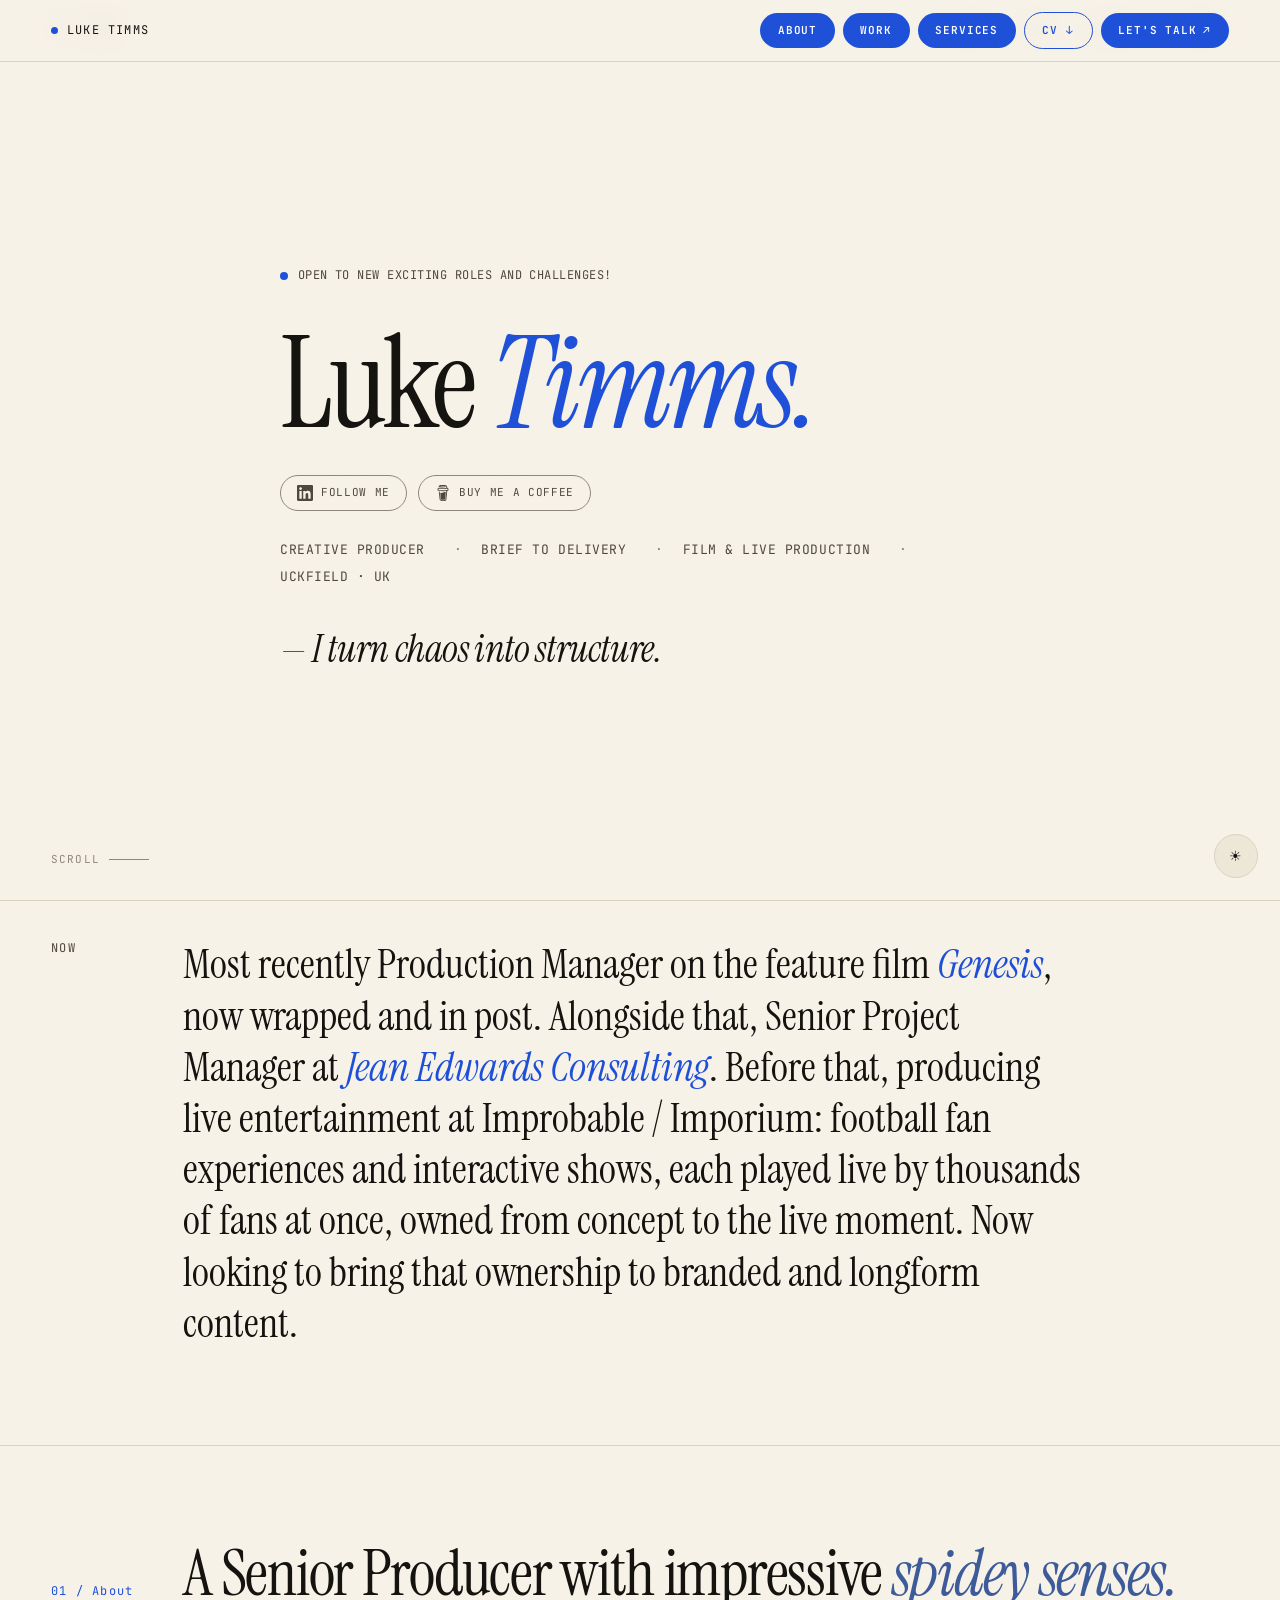
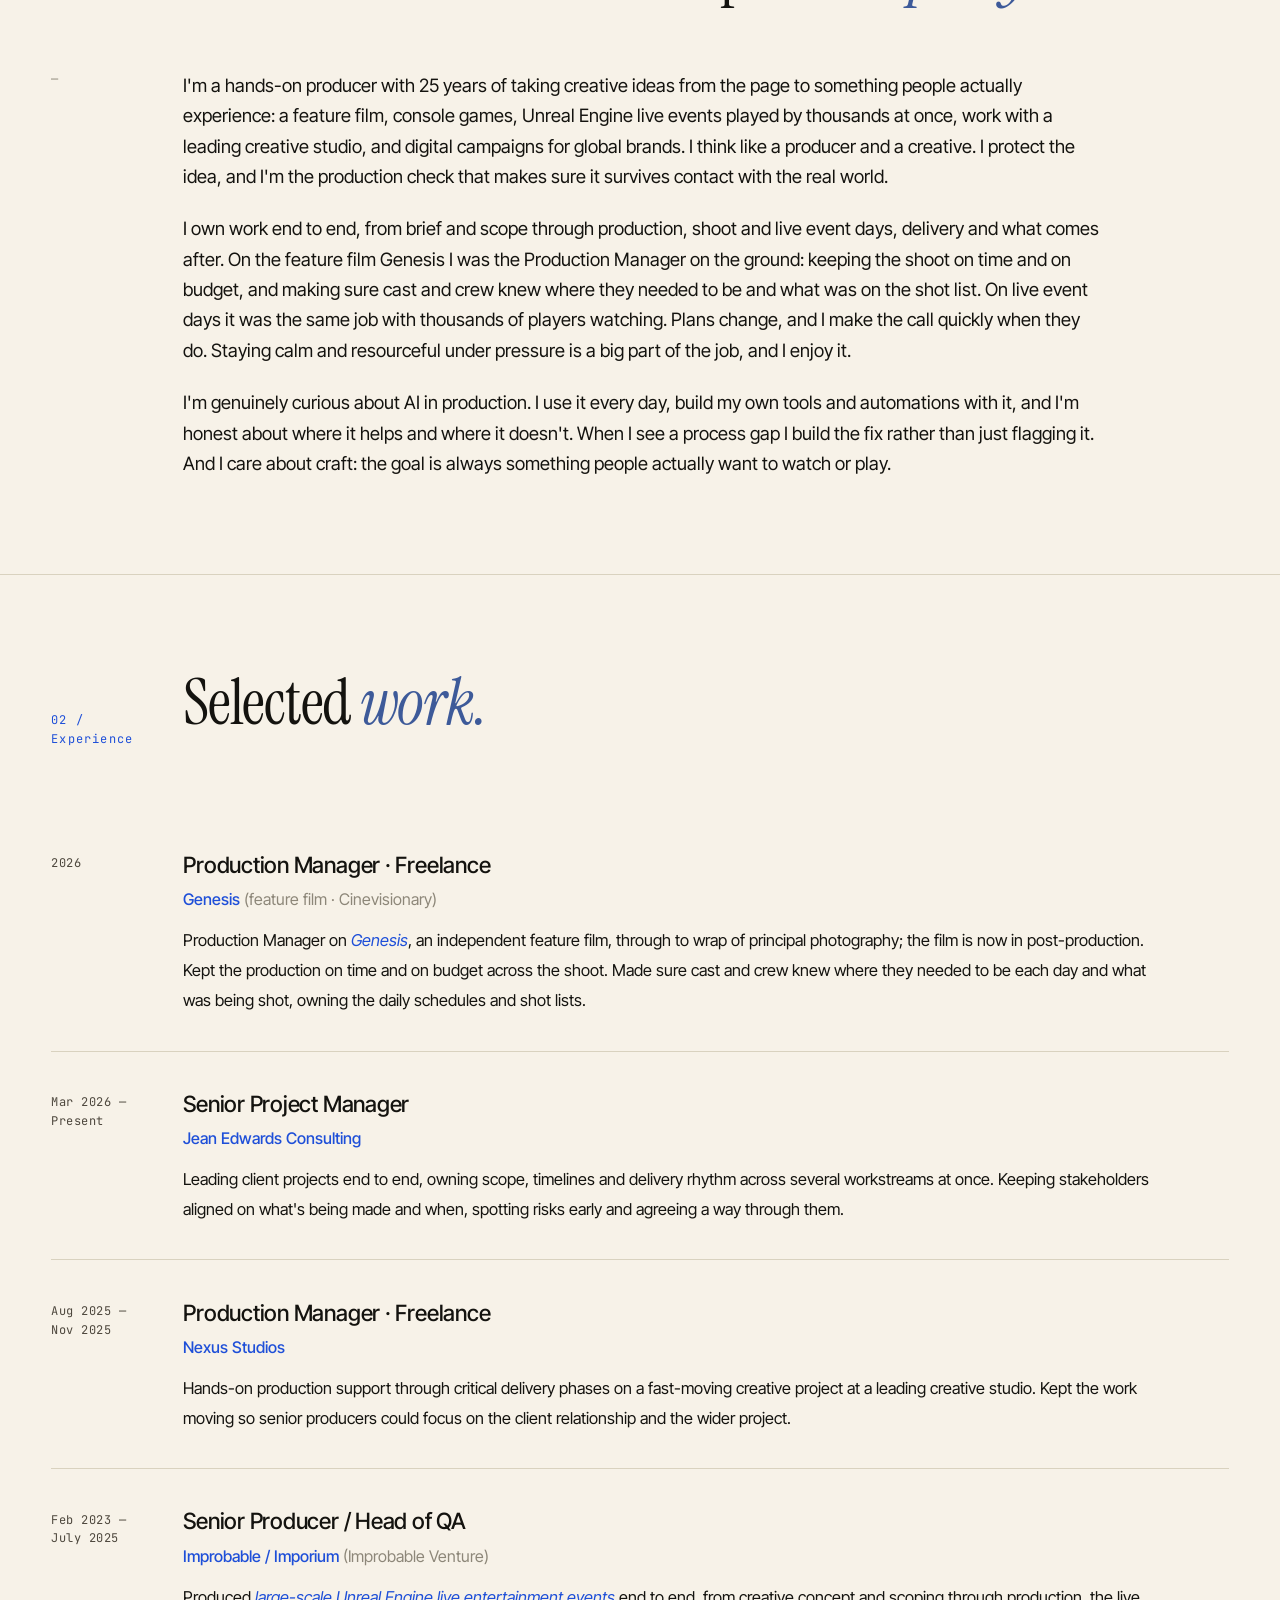
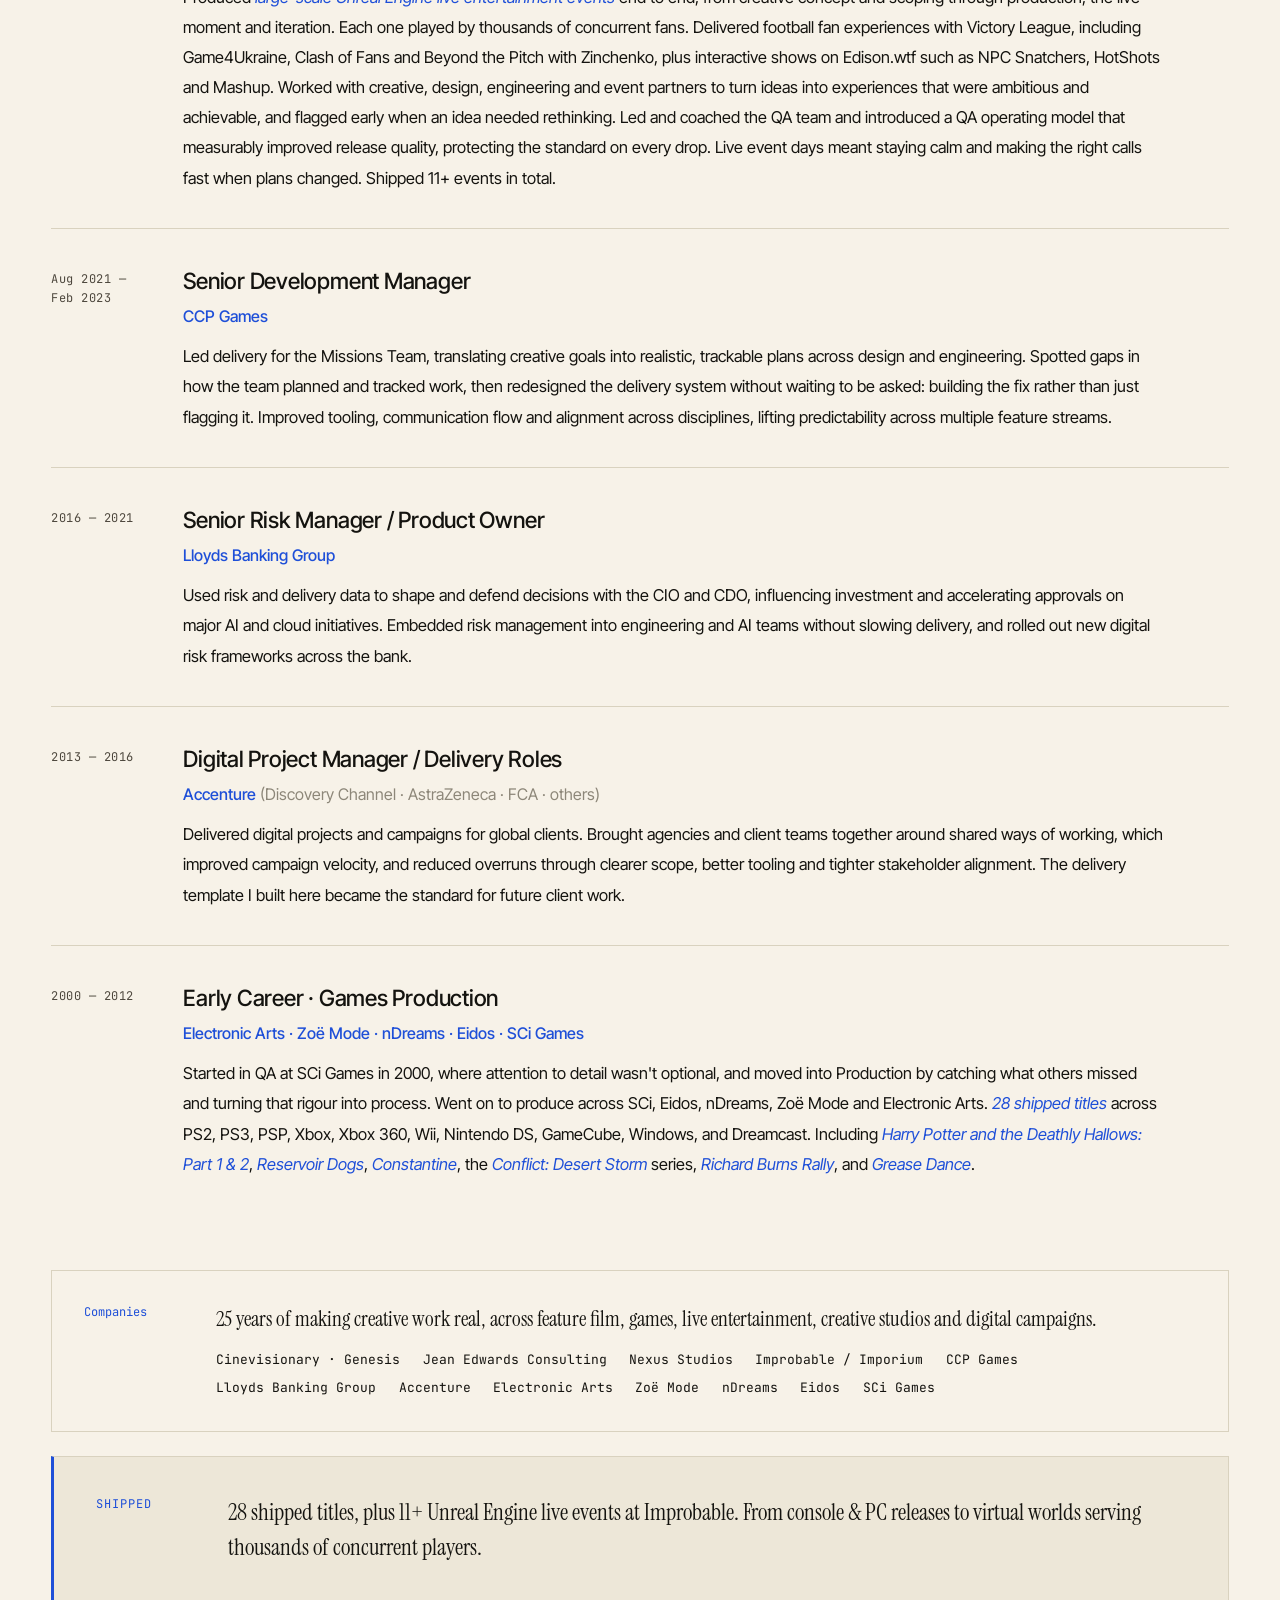
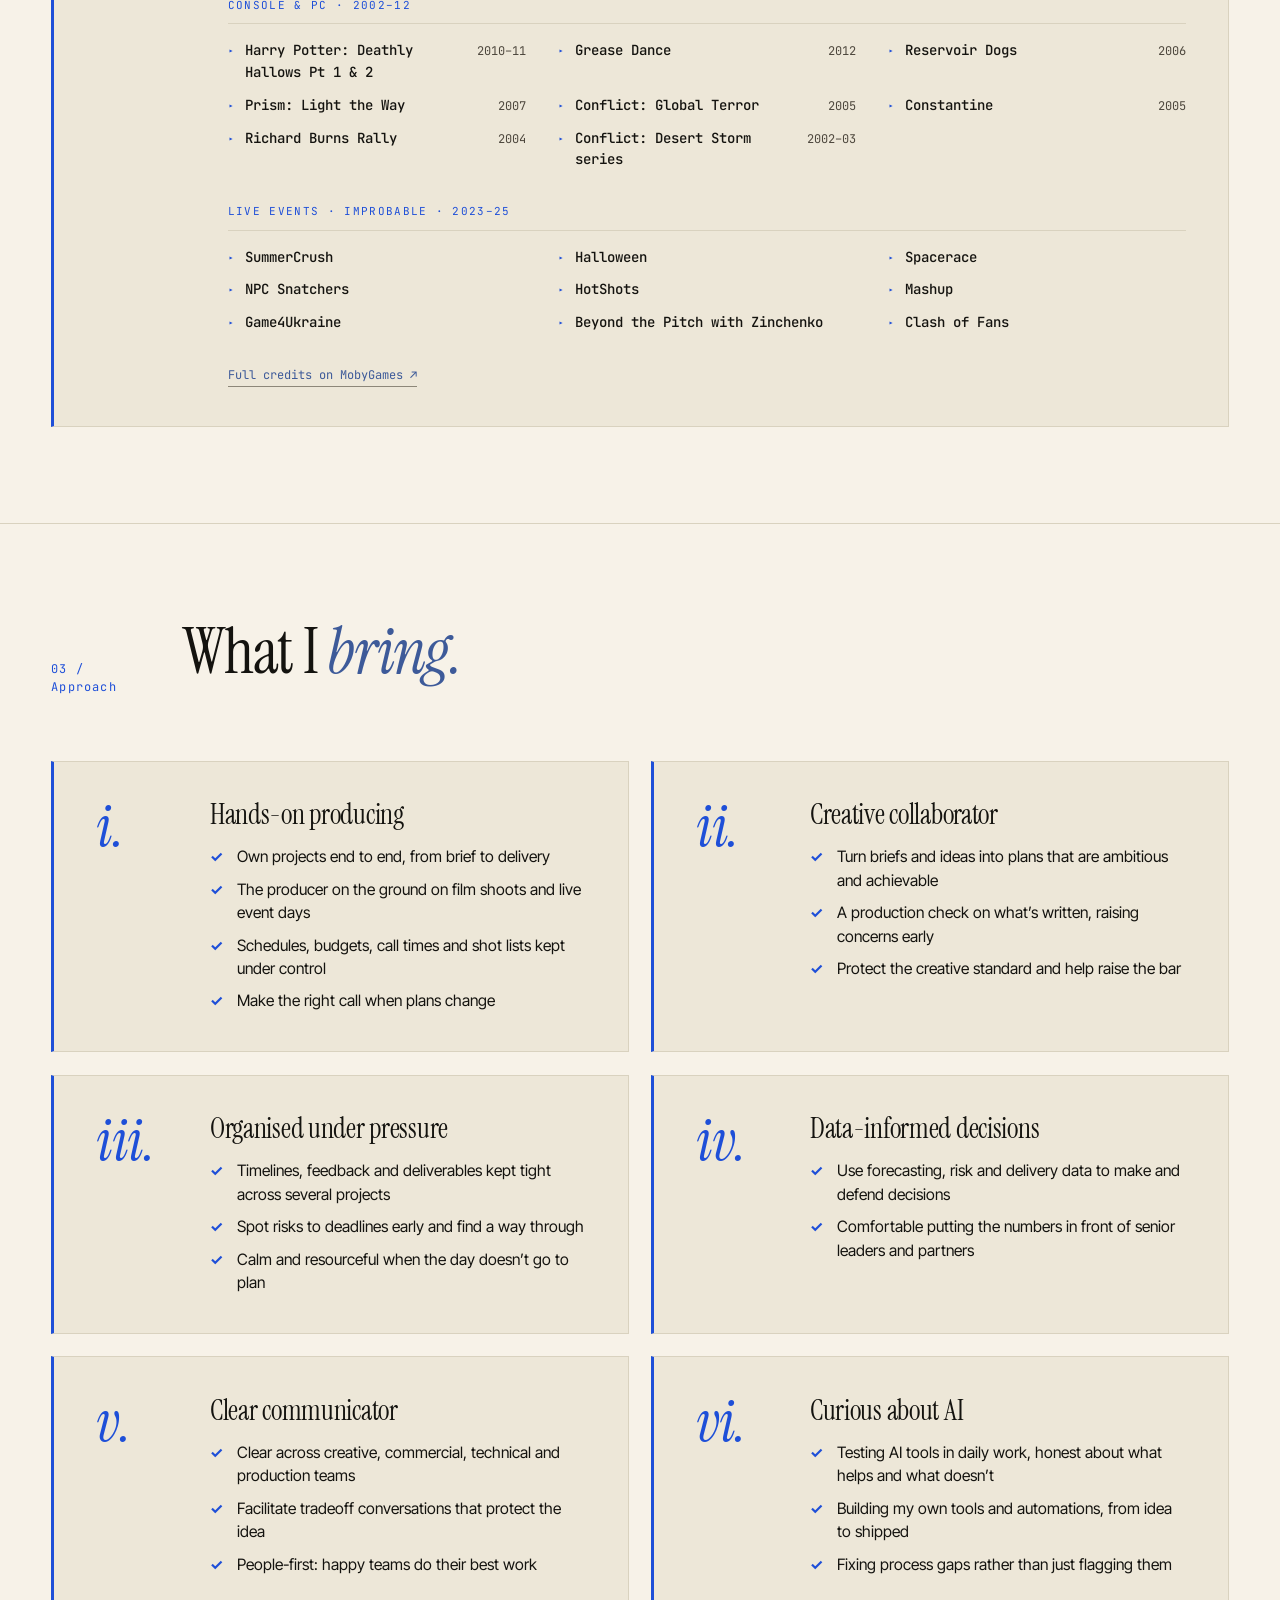
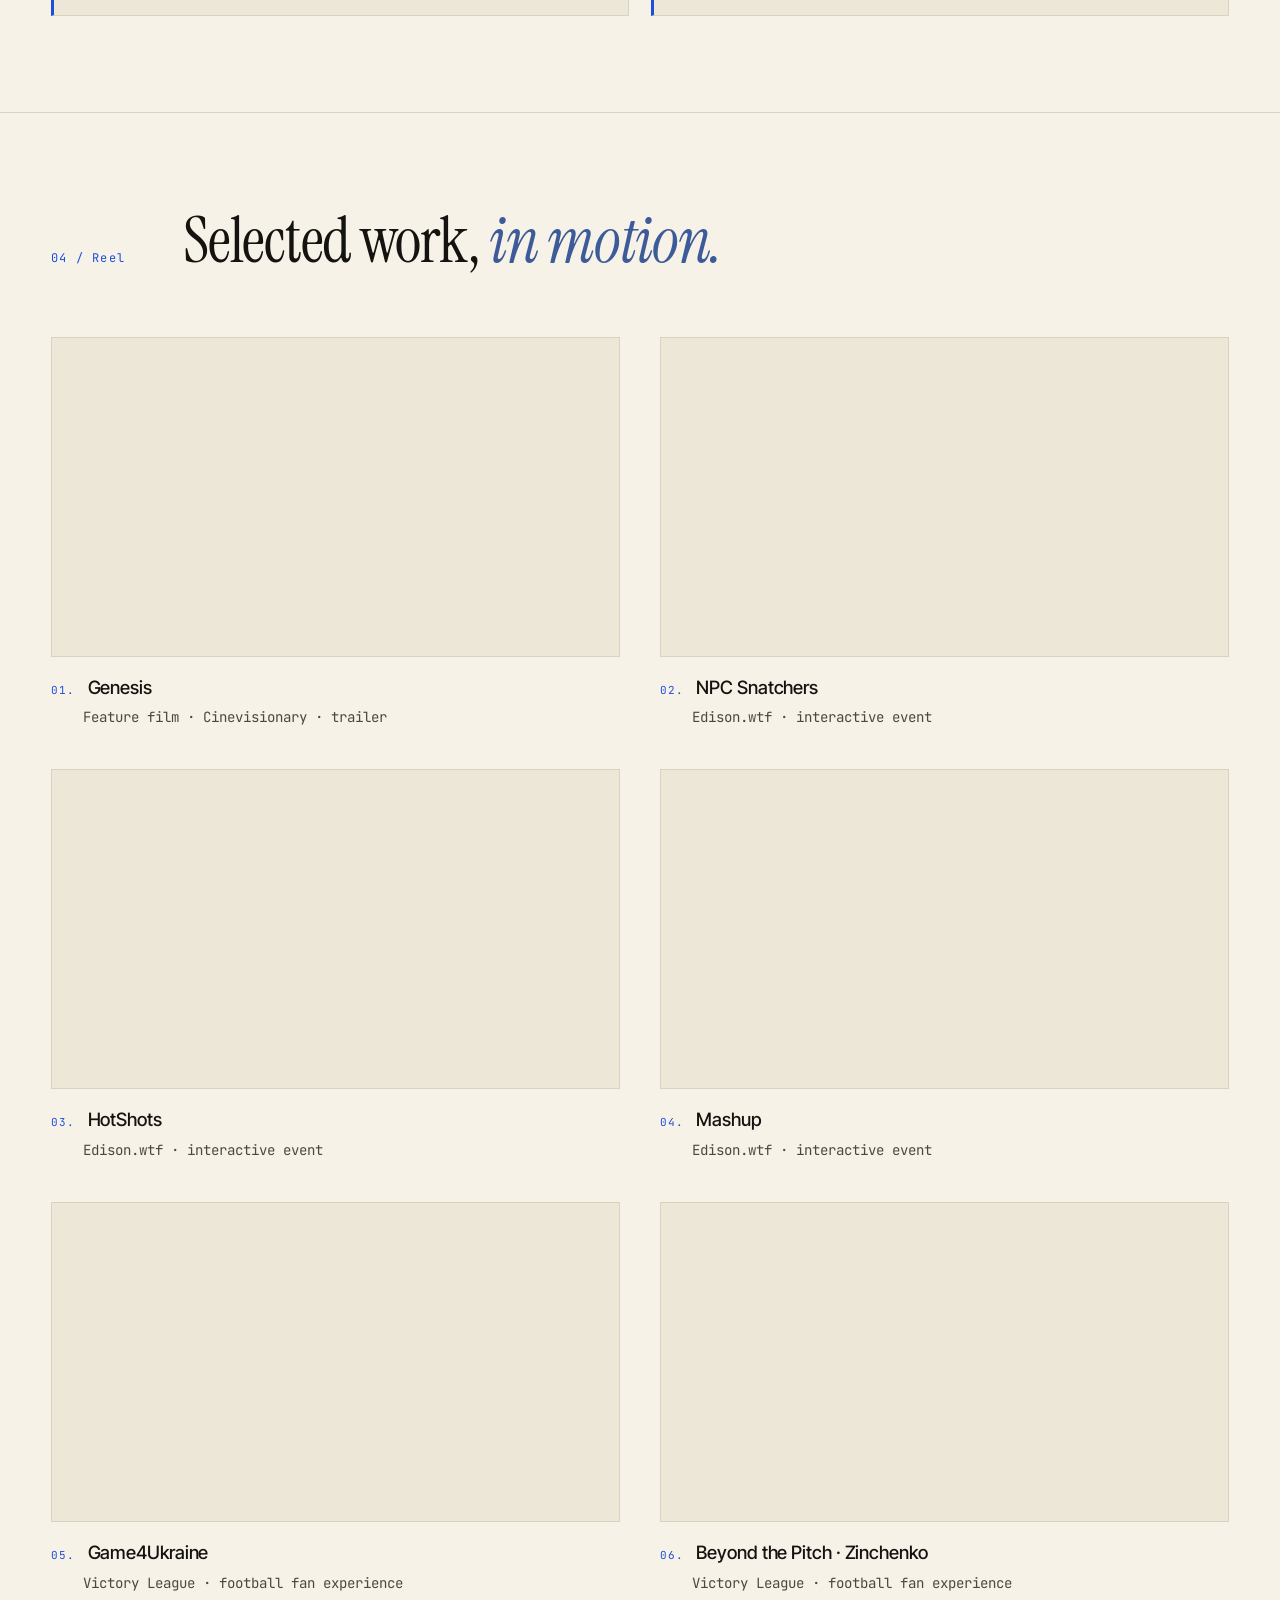
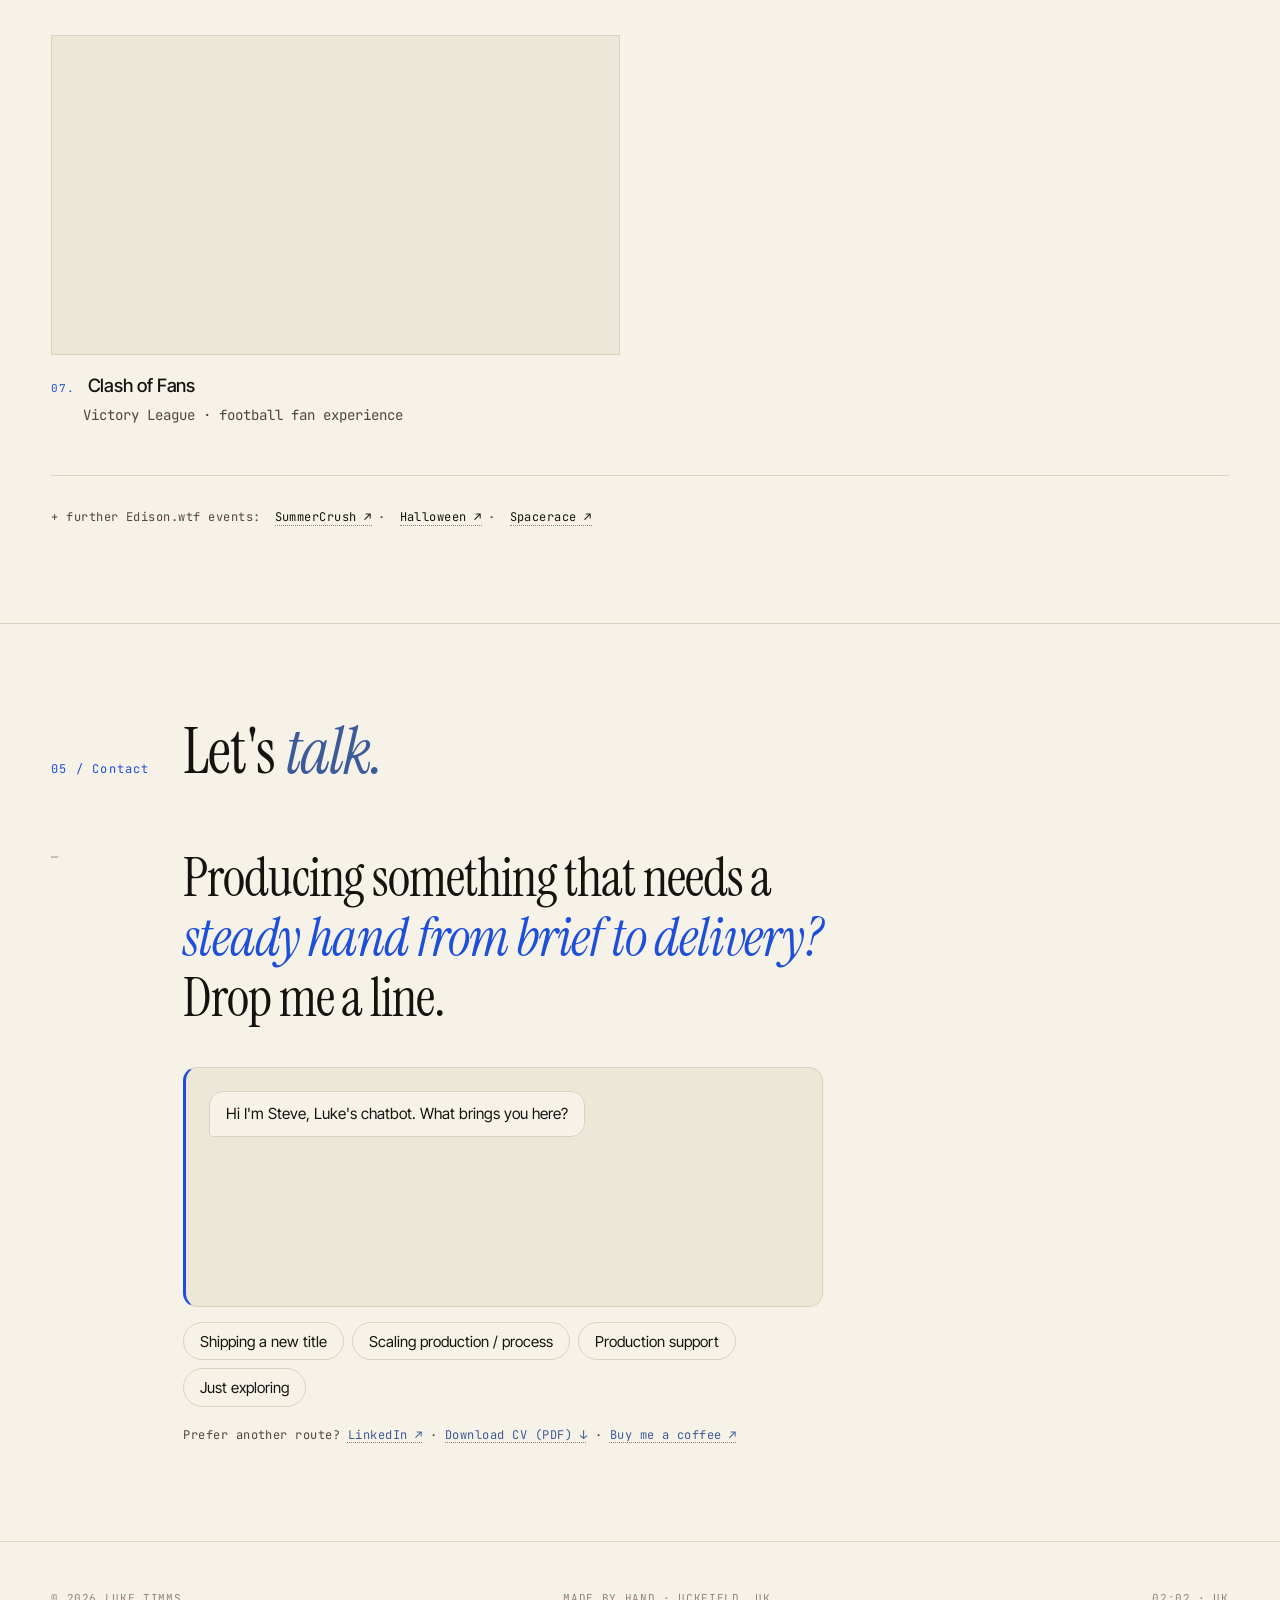
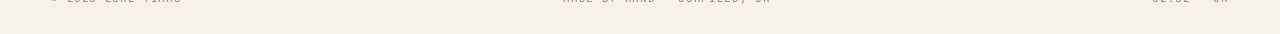
<file: creative-producer/index.html>
<!DOCTYPE html>
<html lang="en">
<head>
  <meta charset="UTF-8">
  <meta name="viewport" content="width=device-width, initial-scale=1">
  <meta name="color-scheme" content="light dark">
  <script>
    // Apply the saved theme before first paint so there is no flash of the wrong scheme.
    (function () {
      var s = null;
      try { s = localStorage.getItem('theme'); } catch (e) {}
      if (s !== 'light' && s !== 'dark') s = null;
      var light = s ? s === 'light' : window.matchMedia('(prefers-color-scheme: light)').matches;
      if (light) document.documentElement.setAttribute('data-theme', 'light');
      document.querySelector('meta[name="color-scheme"]').content = s || 'light dark';
    })();
  </script>
  <meta name="description" content="Luke Timms: Creative Producer. Ideas taken from brief to delivery across feature film, live entertainment, games, creative studios and digital campaigns.">
  <meta name="robots" content="noindex">
  <link rel="canonical" href="https://luketimms.online/creative-producer/">
  <meta name="theme-color" content="#0d0c0a">
  <title>Luke Timms · Creative Producer</title>

  <!-- Open Graph -->
  <meta property="og:title" content="Luke Timms · Creative Producer">
  <meta property="og:description" content="Brief to delivery · Shoots and live production · Made well">
  <meta property="og:type" content="profile">
  <meta property="og:url" content="https://luketimms.online/creative-producer/">
  <meta property="og:image" content="https://luketimms.online/og-image.png">
  <meta property="og:image:width" content="1200">
  <meta property="og:image:height" content="630">
  <meta property="og:image:alt" content="Luke Timms · Delivery Leader">
  <meta property="og:site_name" content="Luke Timms">

  <!-- Twitter -->
  <meta name="twitter:card" content="summary_large_image">
  <meta name="twitter:title" content="Luke Timms · Creative Producer">
  <meta name="twitter:description" content="Brief to delivery · Shoots and live production · Made well">
  <meta name="twitter:image" content="https://luketimms.online/og-image.png">

  <!-- Fonts -->
  <link rel="preconnect" href="https://fonts.googleapis.com">
  <link rel="preconnect" href="https://fonts.gstatic.com" crossorigin>
  <link href="https://fonts.googleapis.com/css2?family=Instrument+Serif:ital@0;1&family=Inter+Tight:wght@300;400;500;600;700&family=JetBrains+Mono:wght@400;500&display=swap" rel="stylesheet">

  <style>
    /* Native controls and scrollbars follow the chosen theme */
    :root { color-scheme: dark; }
    :root[data-theme="light"] { color-scheme: light; }
    :root {
      --bg:        #0d0c0a;
      --bg-soft:   #14130f;
      --line:      #1f1d17;
      --text:      #f0ece2;
      --text-dim:  #b3ad9f;
      --text-mute: #4a463e;
      --accent:    #5b8cff;
      --accent-2:  #a6c4ff;
      --max:       1440px;
      --pad-x:     clamp(1.25rem, 4vw, 3.5rem);
    }

    [data-theme="light"] {
      --bg:        #f7f2e8;
      --bg-soft:   #ede7d8;
      --line:      #d9d2bf;
      --text:      #14130f;
      --text-dim:  #4d473d;
      --text-mute: #8d8779;
      --accent:    #1e4fd8;
      --accent-2:  #3d5a99;
    }

    *, *::before, *::after { box-sizing: border-box; }

    html { scroll-behavior: smooth; }

    body {
      margin: 0;
      background: var(--bg);
      color: var(--text);
      font-family: 'Inter Tight', system-ui, -apple-system, sans-serif;
      font-weight: 400;
      font-size: 17px;
      line-height: 1.55;
      -webkit-font-smoothing: antialiased;
      text-rendering: optimizeLegibility;
      overflow-x: hidden;
    }

    /* Selection */
    ::selection { background: var(--accent); color: var(--bg); }

    /* Subtle film grain */
    body::before {
      content: "";
      position: fixed; inset: 0;
      pointer-events: none;
      z-index: 100;
      opacity: 0.035;
      background-image: url("data:image/svg+xml;utf8,<svg xmlns='http://www.w3.org/2000/svg' width='160' height='160'><filter id='n'><feTurbulence type='fractalNoise' baseFrequency='0.9' numOctaves='2'/></filter><rect width='100%25' height='100%25' filter='url(%23n)'/></svg>");
      mix-blend-mode: overlay;
    }

    /* Typography */
    h1, h2, h3, h4 { font-family: 'Instrument Serif', Georgia, serif; font-weight: 400; letter-spacing: -0.01em; margin: 0; }
    .mono { font-family: 'JetBrains Mono', ui-monospace, monospace; }
    a { color: inherit; text-decoration: none; }
    p { margin: 0 0 1em; }

    .wrap {
      max-width: var(--max);
      margin: 0 auto;
      padding: 0 var(--pad-x);
    }

    /* ───── NAV ───── */
    nav.top {
      position: fixed; top: 0; left: 0; right: 0;
      display: flex; justify-content: space-between; align-items: center;
      padding: 1.25rem var(--pad-x);
      font-family: 'JetBrains Mono', monospace;
      font-size: 12px;
      letter-spacing: 0.04em;
      text-transform: uppercase;
      z-index: 50;
      mix-blend-mode: difference;
      color: #fff;
    }
    nav.top .brand { font-weight: 500; }
    nav.top .links { display: flex; gap: 2rem; }
    nav.top .links a { opacity: 0.7; transition: opacity 0.2s; }
    nav.top .links a:hover { opacity: 1; }
    @media (max-width: 640px) { nav.top .links { display: none; } }

    /* ───── HERO ───── */
    .hero {
      min-height: 100svh;
      display: grid;
      align-content: center;
      padding-top: 6rem;
      padding-bottom: 1.5rem;
      position: relative;
    }
    .hero + section.block {
      padding-top: 2.4rem;
    }
    .hero .status {
      display: inline-flex; align-items: center; gap: 0.6rem;
      font-family: 'JetBrains Mono', monospace;
      font-size: 12px;
      letter-spacing: 0.04em;
      text-transform: uppercase;
      color: var(--text-dim);
      margin-bottom: 2.5rem;
    }
    .hero .status .dot {
      width: 8px; height: 8px;
      border-radius: 50%;
      background: var(--accent);
      box-shadow: 0 0 0 0 var(--accent);
      animation: pulse 2.4s infinite;
    }
    @keyframes pulse {
      0%   { box-shadow: 0 0 0 0 rgba(255,91,20,0.6); }
      70%  { box-shadow: 0 0 0 10px rgba(255,91,20,0); }
      100% { box-shadow: 0 0 0 0 rgba(255,91,20,0); }
    }

    .hero h1 {
      font-size: clamp(2.6rem, 10vw, 8.5rem);
      line-height: 0.92;
      letter-spacing: -0.035em;
      margin-bottom: 2rem;
      white-space: nowrap;
    }
    .hero h1 .italic { font-style: italic; color: var(--accent); }

    .hero .socials {
      display: flex;
      flex-wrap: wrap;
      gap: 0.7rem;
      margin-bottom: 1.8rem;
    }
    .hero .socials a {
      display: inline-flex;
      align-items: center;
      gap: 0.5rem;
      padding: 0.55rem 1rem;
      border-radius: 999px;
      border: 1px solid var(--text-mute);
      color: var(--text-dim);
      font-family: 'JetBrains Mono', monospace;
      font-size: 11px;
      letter-spacing: 0.06em;
      text-transform: uppercase;
      transition: border-color 0.2s, color 0.2s, transform 0.2s;
    }
    .hero .socials a:hover {
      border-color: var(--accent);
      color: var(--accent);
      transform: translateY(-2px);
    }
    .hero .socials svg {
      width: 16px;
      height: 16px;
      fill: currentColor;
      flex-shrink: 0;
    }

    .hero .tagline {
      display: flex; flex-wrap: wrap; gap: 0.4rem 1.2rem;
      font-family: 'JetBrains Mono', monospace;
      font-size: 13px;
      letter-spacing: 0.04em;
      text-transform: uppercase;
      color: var(--text-dim);
      max-width: 720px;
    }
    .hero .tagline span { display: inline-flex; align-items: center; gap: 0.6rem; }
    .hero .tagline span::after {
      content: "·"; color: var(--text-mute);
      margin-left: 1.2rem;
    }
    .hero .tagline span:last-child::after { content: ""; }

    .hero .credo {
      font-family: 'Instrument Serif', serif;
      font-style: italic;
      font-size: clamp(1.5rem, 3.4vw, 2.4rem);
      line-height: 1.25;
      letter-spacing: -0.01em;
      color: var(--text);
      margin-top: 2.4rem;
      max-width: 760px;
    }
    .hero .credo::before {
      content: "— ";
      color: var(--accent);
      font-style: normal;
    }

    .hero .scroll-cue {
      position: absolute; bottom: 2rem; left: var(--pad-x);
      font-family: 'JetBrains Mono', monospace;
      font-size: 11px;
      letter-spacing: 0.1em;
      text-transform: uppercase;
      color: var(--text-mute);
      display: flex; align-items: center; gap: 0.6rem;
    }
    .hero .scroll-cue::after {
      content: ""; width: 40px; height: 1px; background: var(--text-mute);
      animation: scrollLine 2.6s infinite;
      transform-origin: left;
    }
    @keyframes scrollLine {
      0%, 100% { transform: scaleX(0.4); opacity: 0.4; }
      50%      { transform: scaleX(1);   opacity: 1; }
    }

    /* ───── SECTION FRAMING ───── */
    section.block {
      padding: 6rem 0;
      border-top: 1px solid var(--line);
      position: relative;
    }
    .section-head {
      display: grid;
      grid-template-columns: 100px 1fr;
      gap: 2rem;
      margin-bottom: 4rem;
      align-items: baseline;
    }
    .section-head .num {
      font-family: 'JetBrains Mono', monospace;
      font-size: 12px;
      letter-spacing: 0.1em;
      color: var(--accent);
    }
    .section-head h2 {
      font-size: clamp(2.2rem, 5vw, 4rem);
      line-height: 1;
      letter-spacing: -0.02em;
    }
    .section-head h2 .italic { font-style: italic; color: var(--accent-2); }

    /* ───── CURRENTLY ───── */
    .currently {
      display: grid;
      grid-template-columns: 100px 1fr;
      gap: 2rem;
    }
    .currently .label {
      font-family: 'JetBrains Mono', monospace;
      font-size: 12px;
      letter-spacing: 0.1em;
      color: var(--text-dim);
      text-transform: uppercase;
    }
    .currently .body {
      font-family: 'Instrument Serif', serif;
      font-size: clamp(1.6rem, 3.2vw, 2.6rem);
      line-height: 1.25;
      max-width: 900px;
      color: var(--text);
    }
    .currently .body em { color: var(--accent); font-style: italic; }

    /* ───── ABOUT ───── */
    .about-grid {
      display: grid;
      grid-template-columns: 100px 1fr;
      gap: 2rem;
    }
    .about-grid .body {
      max-width: 920px;
      font-size: 1.15rem;
      line-height: 1.65;
      color: var(--text);
    }
    .about-grid .body p { margin-bottom: 1.2em; }
    .about-grid .body p:last-child { margin-bottom: 0; }

    /* ───── EXPERIENCE ───── */
    .role {
      display: grid;
      grid-template-columns: 100px 1fr;
      gap: 2rem;
      padding: 2.2rem 0;
      border-top: 1px solid var(--line);
      transition: background 0.3s;
    }
    .role:first-child { border-top: none; }
    .role:hover { background: linear-gradient(90deg, transparent, rgba(255,91,20,0.04), transparent); }
    .role .when {
      font-family: 'JetBrains Mono', monospace;
      font-size: 12px;
      letter-spacing: 0.04em;
      color: var(--text-dim);
      padding-top: 0.4rem;
    }
    .role .what h3 {
      font-family: 'Inter Tight', sans-serif;
      font-weight: 500;
      font-size: 1.4rem;
      letter-spacing: -0.01em;
      margin-bottom: 0.3rem;
    }
    .role .what .org {
      color: var(--accent);
      font-size: 1rem;
      margin-bottom: 0.8rem;
      font-weight: 500;
    }
    .role .what p {
      color: var(--text);
      max-width: 980px;
      margin: 0;
      font-size: 1.02rem;
      line-height: 1.85;
    }

    /* ───── SERVICES (What I bring — infographic) ───── */
    .services {
      display: grid;
      grid-template-columns: repeat(2, 1fr);
      gap: 1.4rem;
    }

    .service {
      position: relative;
      background: var(--bg-soft);
      border: 1px solid var(--line);
      border-left: 3px solid var(--accent);
      padding: 2.4rem 2.6rem;
      display: grid;
      grid-template-columns: 90px 1fr;
      gap: 1.5rem;
      align-items: start;
      transition: background 0.25s, border-color 0.25s, transform 0.25s;
    }
    .service:hover {
      background: var(--bg);
      transform: translateY(-3px);
      border-left-color: var(--accent-2);
    }
    .service .ix {
      font-family: 'Instrument Serif', Georgia, serif;
      font-style: italic;
      font-size: 3.6rem;
      line-height: 0.85;
      color: var(--accent);
      letter-spacing: -0.02em;
      margin: 0;
      align-self: start;
      padding-top: 0.15rem;
    }
    .service h4 {
      font-family: 'Instrument Serif', Georgia, serif;
      font-weight: 400;
      font-size: 1.75rem;
      line-height: 1.1;
      letter-spacing: -0.01em;
      color: var(--text);
      margin: 0 0 0.9rem;
    }
    .service .srv-list {
      list-style: none;
      padding: 0;
      margin: 0;
      font-family: 'Inter Tight', sans-serif;
      font-size: 0.98rem;
      color: var(--text);
      line-height: 1.5;
    }
    .service .srv-list li {
      position: relative;
      padding-left: 1.7rem;
      margin-bottom: 0.55rem;
    }
    .service .srv-list li:last-child {
      margin-bottom: 0;
    }
    .service .srv-list li::before {
      content: "✓";
      position: absolute;
      left: 0;
      top: 0;
      color: var(--accent);
      font-weight: 700;
      font-size: 0.95rem;
      line-height: 1.55;
    }
    @media (max-width: 760px) {
      .services { grid-template-columns: 1fr; }
      .service { grid-template-columns: 70px 1fr; padding: 1.8rem 1.6rem; }
      .service .ix { font-size: 2.6rem; }
      .service h4 { font-size: 1.4rem; }
    }

    /* ───── REEL ───── */
    .reel {
      display: grid;
      grid-template-columns: repeat(auto-fill, minmax(380px, 1fr));
      gap: 2.5rem;
    }
    .video-card {
      display: flex;
      flex-direction: column;
    }
    .video-card .embed {
      position: relative;
      width: 100%;
      aspect-ratio: 16 / 9;
      background: var(--bg-soft);
      border: 1px solid var(--line);
      overflow: hidden;
      transition: border-color 0.25s, transform 0.25s;
    }
    .video-card:hover .embed {
      border-color: var(--accent);
    }
    .video-card .embed iframe {
      position: absolute;
      inset: 0;
      width: 100%;
      height: 100%;
      border: 0;
    }
    .video-card .meta {
      margin-top: 1rem;
      display: flex;
      align-items: baseline;
      gap: 0.75rem;
    }
    .video-card .meta .num {
      font-family: 'JetBrains Mono', monospace;
      font-size: 11px;
      color: var(--accent);
      letter-spacing: 0.1em;
      flex-shrink: 0;
    }
    .video-card .meta h4 {
      font-family: 'Inter Tight', sans-serif;
      font-weight: 500;
      font-size: 1.15rem;
      letter-spacing: -0.005em;
      margin: 0;
    }
    .video-card .caption {
      margin: 0.4rem 0 0 2rem;
      color: var(--text-dim);
      font-size: 0.88rem;
      font-family: 'JetBrains Mono', monospace;
    }
    .more-events {
      margin-top: 3rem;
      padding-top: 2rem;
      border-top: 1px solid var(--line);
      font-family: 'JetBrains Mono', monospace;
      font-size: 12px;
      letter-spacing: 0.04em;
      color: var(--text-dim);
    }
    .more-events a {
      color: var(--text);
      border-bottom: 1px dotted var(--text-mute);
      transition: color 0.2s, border-color 0.2s;
      margin: 0 0.4rem;
    }
    .more-events a:hover {
      color: var(--accent);
      border-bottom-color: var(--accent);
    }
    @media (max-width: 720px) {
      .reel { grid-template-columns: 1fr; gap: 1.5rem; }
      .video-card .caption { margin-left: 0; }
    }

    /* ───── CONTACT ───── */
    .contact-grid {
      display: grid;
      grid-template-columns: 100px 1fr;
      gap: 2rem;
    }
    .contact-grid .pitch {
      font-family: 'Instrument Serif', serif;
      font-size: clamp(2rem, 5vw, 3.4rem);
      line-height: 1.1;
      letter-spacing: -0.02em;
      max-width: 880px;
      margin-bottom: 2.5rem;
    }
    .contact-grid .pitch em { color: var(--accent); font-style: italic; }
    .contact-links {
      display: flex; flex-wrap: wrap; gap: 0.8rem;
    }
    .contact-links a {
      display: inline-flex; align-items: center; gap: 0.6rem;
      padding: 0.9rem 1.4rem;
      border: 1px solid var(--line);
      border-radius: 999px;
      font-family: 'JetBrains Mono', monospace;
      font-size: 13px;
      letter-spacing: 0.02em;
      transition: all 0.2s;
    }
    .contact-links a:hover {
      border-color: var(--accent);
      color: var(--accent);
      transform: translateY(-2px);
    }
    .contact-links a .arrow { transition: transform 0.2s; }
    .contact-links a:hover .arrow { transform: translate(2px, -2px); }

    /* ───── FOOTER ───── */
    footer {
      border-top: 1px solid var(--line);
      padding: 3rem 0 4rem;
      font-family: 'JetBrains Mono', monospace;
      font-size: 11px;
      letter-spacing: 0.06em;
      text-transform: uppercase;
      color: var(--text-mute);
    }
    footer .row {
      display: flex; justify-content: space-between; flex-wrap: wrap; gap: 1rem;
    }

    /* ───── MOBILE ADJUSTMENTS ───── */
    @media (max-width: 720px) {
      .section-head,
      .currently,
      .about-grid,
      .role,
      .contact-grid {
        grid-template-columns: 1fr;
        gap: 1rem;
      }
      .section-head .num,
      .currently .label,
      .role .when { padding-top: 0; }

      .ship-credits {
        grid-template-columns: 1fr !important;
        gap: 1rem !important;
        padding: 1.4rem 1.2rem !important;
      }
      .ship-credits .num { padding-top: 0; }
      .ship-credits .ship-list {
        grid-template-columns: 1fr !important;
        gap: 0.6rem !important;
      }
      .ship-credits .ship-list li span:nth-child(2) { font-size: 13px; }
    }

    /* ───── THEME TOGGLE ───── */
    .theme-toggle {
      position: fixed;
      bottom: 1.4rem;
      right: 1.4rem;
      z-index: 60;
      width: 44px;
      height: 44px;
      border-radius: 50%;
      border: 1px solid var(--line);
      background: var(--bg-soft);
      color: var(--text);
      cursor: pointer;
      display: inline-flex;
      align-items: center;
      justify-content: center;
      font-family: 'JetBrains Mono', monospace;
      font-size: 14px;
      line-height: 1;
      transition: background 0.2s, border-color 0.2s, transform 0.2s, color 0.2s;
      backdrop-filter: blur(6px);
      -webkit-backdrop-filter: blur(6px);
    }
    .theme-toggle:hover {
      border-color: var(--accent);
      color: var(--accent);
      transform: translateY(-2px);
    }
    .theme-toggle .moon { display: inline; }
    .theme-toggle .sun  { display: none; }
    [data-theme="light"] .theme-toggle .moon { display: none; }
    [data-theme="light"] .theme-toggle .sun  { display: inline; }

    /* ───── REVEAL ANIMATION ───── */
    .reveal {
      opacity: 0;
      transform: translateY(20px);
      transition: opacity 0.8s ease, transform 0.8s ease;
    }
    .reveal.in {
      opacity: 1;
      transform: translateY(0);
    }
    @media (prefers-reduced-motion: reduce) {
      .reveal { opacity: 1; transform: none; transition: none; }
      .hero .status .dot { animation: none; }
      .hero .scroll-cue::after { animation: none; }
    }

    /* ───── Chat-style contact form ───── */
    .chat-wrap { max-width: 640px; }
    .chat {
      background: var(--bg-soft);
      border: 1px solid var(--line);
      border-left: 3px solid var(--accent);
      border-radius: 14px;
      padding: 1.4rem 1.4rem 1.2rem;
      display: flex;
      flex-direction: column;
      gap: 0.7rem;
      min-height: 240px;
      max-height: 520px;
      overflow-y: auto;
      scroll-behavior: smooth;
    }
    .chat {
      --scrollbar-thumb: var(--line);
      --scrollbar-track: transparent;
      scrollbar-width: thin;
      scrollbar-color: var(--scrollbar-thumb) var(--scrollbar-track);
    }
    /* Older WebKit/Blink without scrollbar-color */
    @supports not (scrollbar-color: auto) {
      .chat { scrollbar-width: auto; }
      .chat::-webkit-scrollbar { width: 6px; }
      .chat::-webkit-scrollbar-track { background: var(--scrollbar-track); }
      .chat::-webkit-scrollbar-thumb { background: var(--scrollbar-thumb); border-radius: 3px; }
    }
    .bubble {
      max-width: 82%;
      padding: 0.7rem 1rem;
      border-radius: 14px;
      font-family: 'Inter Tight', sans-serif;
      font-size: 0.96rem;
      line-height: 1.45;
      word-wrap: break-word;
      animation: bubble-in 0.28s ease;
    }
    @keyframes bubble-in {
      from { opacity: 0; transform: translateY(6px); }
      to   { opacity: 1; transform: translateY(0); }
    }
    .bubble.bot {
      align-self: flex-start;
      background: var(--bg);
      border: 1px solid var(--line);
      color: var(--text);
      border-bottom-left-radius: 4px;
    }
    .bubble.user {
      align-self: flex-end;
      background: var(--accent);
      color: #fff;
      border-bottom-right-radius: 4px;
    }
    .bubble.bot .typing { display: inline-flex; gap: 0.3rem; padding: 0.15rem 0; }
    .bubble.bot .typing span {
      width: 6px; height: 6px;
      background: var(--text-mute);
      border-radius: 50%;
      animation: typing 1.2s infinite;
    }
    .bubble.bot .typing span:nth-child(2) { animation-delay: 0.18s; }
    .bubble.bot .typing span:nth-child(3) { animation-delay: 0.36s; }
    @keyframes typing {
      0%, 80%, 100% { opacity: 0.3; transform: translateY(0); }
      40%           { opacity: 1;   transform: translateY(-3px); }
    }
    .chat-input { margin-top: 0.9rem; min-height: 48px; }
    .chip-group { display: flex; flex-wrap: wrap; gap: 0.5rem; }
    .chip {
      background: transparent;
      border: 1px solid var(--line);
      color: var(--text);
      font-family: 'Inter Tight', sans-serif;
      font-size: 0.94rem;
      padding: 0.55rem 1rem;
      border-radius: 999px;
      cursor: pointer;
      transition: background 0.2s, border-color 0.2s, color 0.2s;
    }
    .chip:hover {
      background: var(--bg);
      border-color: var(--accent);
      color: var(--accent);
    }
    .text-row { display: flex; gap: 0.6rem; }
    .text-row input, .text-row textarea {
      flex: 1;
      background: var(--bg);
      border: 1px solid var(--line);
      color: var(--text);
      font-family: 'Inter Tight', sans-serif;
      font-size: 0.96rem;
      padding: 0.7rem 1rem;
      border-radius: 10px;
      transition: border-color 0.2s;
    }
    .text-row textarea {
      resize: vertical;
      min-height: 80px;
      font-family: 'Inter Tight', sans-serif;
    }
    .text-row input:focus, .text-row textarea:focus {
      outline: none;
      border-color: var(--accent);
    }
    .text-row button {
      background: var(--accent);
      color: #fff;
      border: none;
      font-family: 'JetBrains Mono', monospace;
      font-size: 11px;
      letter-spacing: 0.08em;
      text-transform: uppercase;
      font-weight: 600;
      padding: 0 1.2rem;
      border-radius: 10px;
      cursor: pointer;
      transition: background 0.2s, color 0.2s;
    }
    .text-row button:hover { background: var(--accent-2); color: var(--bg); }
    .text-row .skip {
      background: transparent;
      color: var(--text-dim);
      border: 1px solid var(--line);
    }
    .text-row .skip:hover { color: var(--text); border-color: var(--text-dim); background: transparent; }
    .chat-fallback {
      margin-top: 1.2rem;
      font-family: 'JetBrains Mono', monospace;
      font-size: 12px;
      color: var(--text-dim);
      letter-spacing: 0.04em;
    }
    .chat-fallback a {
      color: var(--accent-2);
      text-decoration: underline dotted var(--text-mute);
      text-decoration-thickness: 1px;
      text-underline-offset: 3px;
      transition: color 0.2s, text-decoration-color 0.2s;
    }
    .chat-fallback a:hover { color: var(--accent); text-decoration-color: var(--accent); }

    /* ───── Sticky top bar with nav pills ───── */
    .topbar {
      position: fixed;
      top: 0;
      left: 0;
      right: 0;
      z-index: 60;
      display: flex;
      align-items: center;
      justify-content: space-between;
      gap: 1rem;
      padding: 0.75rem var(--pad-x);
      background: rgba(13, 12, 10, 0.78);
      backdrop-filter: blur(14px) saturate(140%);
      -webkit-backdrop-filter: blur(14px) saturate(140%);
      border-bottom: 1px solid var(--line);
      animation: topbar-slide-in 0.45s 0.15s ease both;
    }
    @keyframes topbar-slide-in {
      from { transform: translateY(-100%); opacity: 0; }
      to   { transform: translateY(0);     opacity: 1; }
    }
    [data-theme="light"] .topbar {
      background: rgba(247, 242, 232, 0.82);
    }
    .topbar .mark {
      font-family: 'JetBrains Mono', monospace;
      font-size: 12px;
      letter-spacing: 0.1em;
      text-transform: uppercase;
      color: var(--text);
      text-decoration: none;
      display: inline-flex;
      align-items: center;
      gap: 0.55rem;
    }
    .topbar .mark::before {
      content: "";
      width: 7px;
      height: 7px;
      background: var(--accent);
      border-radius: 50%;
    }
    .topbar-nav {
      display: flex;
      align-items: center;
      gap: 0.5rem;
    }
    .topbar .nav-pill {
      display: inline-flex;
      align-items: center;
      gap: 0.4rem;
      padding: 0.55rem 1.1rem;
      background: var(--accent);
      color: #fff;
      font-family: 'JetBrains Mono', monospace;
      font-size: 11px;
      font-weight: 600;
      letter-spacing: 0.08em;
      text-transform: uppercase;
      text-decoration: none;
      border-radius: 999px;
      transition: background 0.2s ease, color 0.2s ease;
    }
    .topbar .nav-pill:hover {
      background: var(--accent-2);
      color: var(--bg);
    }
    .topbar .nav-pill .arrow {
      display: inline-block;
      transition: transform 0.2s ease;
    }
    .topbar .nav-pill.dl {
      background: transparent;
      color: var(--accent);
      border: 1.5px solid var(--accent);
    }
    .topbar .nav-pill.dl:hover {
      background: var(--accent);
      color: #fff;
    }
    .topbar .nav-pill.cta:hover .arrow {
      transform: translate(2px, -2px);
    }
    @media (max-width: 760px) {
      .topbar { padding: 0.6rem 1rem; }
      .topbar .mark { font-size: 11px; }
      .topbar-nav { gap: 0.35rem; }
      .topbar .nav-pill { padding: 0.5rem 0.85rem; font-size: 10px; }
      .topbar .nav-pill:not(.cta) { display: none; }
    }
  </style>
</head>
<body>

  <nav class="top">
    <div class="brand">LT / 2026</div>
    <div class="links">
      <a href="#about">About</a>
      <a href="#experience">Work</a>
      <a href="#services">Services</a>
      <a href="#contact">Contact</a>
    </div>
  </nav>

  <div class="topbar" id="topbar" aria-label="Site navigation">
    <a href="#top" class="mark">LUKE TIMMS</a>
    <nav class="topbar-nav">
      <a href="#about" class="nav-pill">About</a>
      <a href="#experience" class="nav-pill">Work</a>
      <a href="#services" class="nav-pill">Services</a>
      <a href="/creative-producer/Luke-Timms-CV-creative-producer.pdf" class="nav-pill dl" download>CV ↓</a>
      <a href="#contact" class="nav-pill cta">Let's talk <span class="arrow">↗</span></a>
    </nav>
  </div>

  <header class="hero">
    <div class="wrap">
      <div class="status reveal">
        <span class="dot"></span>
        <span>Open to new exciting roles and challenges!</span>
      </div>
      <h1 class="reveal">
        Luke <span class="italic">Timms.</span>
      </h1>
      <div class="socials reveal">
        <a href="https://www.linkedin.com/in/luketimms" target="_blank" rel="noopener" aria-label="LinkedIn" title="LinkedIn">
          <svg viewBox="0 0 24 24" xmlns="http://www.w3.org/2000/svg"><path d="M20.447 20.452h-3.554v-5.569c0-1.328-.027-3.037-1.852-3.037-1.853 0-2.136 1.445-2.136 2.939v5.667H9.351V9h3.414v1.561h.046c.477-.9 1.637-1.85 3.37-1.85 3.601 0 4.267 2.37 4.267 5.455v6.286zM5.337 7.433c-1.144 0-2.063-.926-2.063-2.065 0-1.138.92-2.063 2.063-2.063 1.14 0 2.064.925 2.064 2.063 0 1.139-.925 2.065-2.064 2.065zm1.782 13.019H3.555V9h3.564v11.452zM22.225 0H1.771C.792 0 0 .774 0 1.729v20.542C0 23.227.792 24 1.771 24h20.451C23.2 24 24 23.227 24 22.271V1.729C24 .774 23.2 0 22.222 0h.003z"/></svg>
          <span>Follow Me</span>
        </a>
        <a href="https://www.buymeacoffee.com/lukedtimmsU" target="_blank" rel="noopener" aria-label="Buy me a coffee" title="Buy me a coffee">
          <svg viewBox="0 0 24 24" xmlns="http://www.w3.org/2000/svg"><path d="M20.216 6.415l-.132-.666c-.119-.598-.388-1.163-1.001-1.379-.197-.069-.42-.098-.57-.241-.152-.143-.196-.366-.231-.572-.065-.378-.125-.756-.192-1.133-.057-.325-.102-.69-.25-.987-.195-.4-.597-.634-.996-.788a5.723 5.723 0 00-.626-.194c-1-.263-2.05-.36-3.077-.416a25.834 25.834 0 00-3.7.062c-.915.083-1.88.184-2.75.5-.318.116-.646.256-.888.501-.297.302-.393.77-.177 1.146.154.267.415.456.692.58.36.162.737.284 1.123.366 1.075.238 2.189.331 3.287.37 1.218.05 2.437.01 3.65-.118.299-.033.598-.073.896-.119.352-.054.578-.513.474-.834-.124-.383-.457-.531-.834-.473-.466.074-.96.108-1.382.146-1.177.08-2.358.082-3.536.006a22.228 22.228 0 01-1.157-.107c-.086-.01-.18-.025-.258-.036-.243-.036-.484-.08-.724-.13-.111-.027-.111-.185 0-.212h.005c.277-.06.557-.108.838-.147h.002c.131-.009.263-.032.394-.048a25.076 25.076 0 013.426-.12c.674.019 1.347.067 2.017.144l.228.031c.267.04.533.088.798.145.392.085.895.113 1.07.542.055.137.08.288.111.431l.319 1.484a.237.237 0 01-.199.284h-.003c-.037.006-.075.01-.112.015a36.704 36.704 0 01-4.743.295 37.059 37.059 0 01-4.699-.304c-.14-.017-.293-.042-.417-.06-.326-.048-.649-.108-.973-.161-.393-.065-.768-.032-1.123.161-.29.16-.527.404-.675.701-.154.316-.199.66-.267 1-.069.34-.176.707-.135 1.056.087.753.613 1.365 1.37 1.502a39.69 39.69 0 0011.343.376.483.483 0 01.535.53l-.071.697-1.018 9.907c-.041.41-.047.832-.125 1.237-.122.637-.553 1.028-1.182 1.171-.577.131-1.165.2-1.756.205-.656.004-1.31-.025-1.966-.022-.699.004-1.556-.06-2.095-.58-.475-.458-.54-1.174-.605-1.793l-.731-7.013-.322-3.094c-.037-.351-.286-.695-.678-.678-.336.015-.718.3-.678.679l.228 2.185.949 9.112c.147 1.344 1.174 2.068 2.446 2.272.742.12 1.503.144 2.257.156.966.016 1.942.053 2.892-.122 1.408-.258 2.465-1.198 2.616-2.657.34-3.332.683-6.663 1.024-9.995l.215-2.087a.484.484 0 01.39-.426c.402-.078.787-.212 1.074-.518.455-.488.546-1.124.385-1.766zm-1.478.772c-.145.137-.363.201-.578.233-2.416.359-4.866.54-7.308.46-1.748-.06-3.477-.254-5.207-.498-.17-.024-.353-.055-.47-.18-.22-.236-.111-.71-.054-.995.052-.26.152-.609.463-.646.484-.057 1.046.148 1.526.22.577.088 1.156.159 1.737.212 2.48.226 5.002.19 7.472-.14.45-.06.899-.13 1.345-.21.399-.072.84-.206 1.08.206.166.281.188.657.162.974a.544.544 0 01-.169.364zm-6.159 3.9c-.862.37-1.84.788-3.109.788a5.884 5.884 0 01-1.569-.217l.877 9.004c.065.78.717 1.38 1.5 1.38 0 0 1.243.065 1.658.065.447 0 1.786-.065 1.786-.065.783 0 1.434-.6 1.499-1.38l.94-9.95a3.996 3.996 0 00-1.322-.238c-.826 0-1.491.284-2.26.613z"/></svg>
          <span>Buy Me A Coffee</span>
        </a>
      </div>
      <div class="tagline reveal">
        <span>Creative Producer</span>
        <span>Brief to Delivery</span>
        <span>Film &amp; Live Production</span>
        <span>Uckfield · UK</span>
      </div>
      <p class="credo reveal">I turn chaos into structure.</p>
      <div class="scroll-cue">Scroll</div>
    </div>
  </header>

  <!-- ───── CURRENTLY ───── -->
  <section class="block" id="currently">
    <div class="wrap">
      <div class="currently reveal">
        <div class="label">Now</div>
        <div class="body">
          Most recently Production Manager on the feature film <em>Genesis</em>, now wrapped and in post. Alongside that, Senior Project Manager at <em>Jean Edwards Consulting</em>. Before that, producing live entertainment at Improbable / Imporium: football fan experiences and interactive shows, each played live by thousands of fans at once, owned from concept to the live moment. Now looking to bring that ownership to branded and longform content.
        </div>
      </div>
    </div>
  </section>

  <!-- ───── ABOUT ───── -->
  <section class="block" id="about">
    <div class="wrap">
      <div class="section-head reveal">
        <div class="num">01 / About</div>
        <h2>A Senior Producer with impressive <span class="italic">spidey senses.</span></h2>
      </div>

      <div class="about-grid reveal">
        <div class="num mono" style="color: var(--text-mute); font-size: 12px;">—</div>
        <div class="body">
          <p>
            I'm a hands-on producer with 25 years of taking creative ideas from the page to something people actually experience: a feature film, console games, Unreal Engine live events played by thousands at once, work with a leading creative studio, and digital campaigns for global brands. I think like a producer and a creative. I protect the idea, and I'm the production check that makes sure it survives contact with the real world.
          </p>
          <p>
            I own work end to end, from brief and scope through production, shoot and live event days, delivery and what comes after. On the feature film Genesis I was the Production Manager on the ground: keeping the shoot on time and on budget, and making sure cast and crew knew where they needed to be and what was on the shot list. On live event days it was the same job with thousands of players watching. Plans change, and I make the call quickly when they do. Staying calm and resourceful under pressure is a big part of the job, and I enjoy it.
          </p>
          <p>
            I'm genuinely curious about AI in production. I use it every day, build my own tools and automations with it, and I'm honest about where it helps and where it doesn't. When I see a process gap I build the fix rather than just flagging it. And I care about craft: the goal is always something people actually want to watch or play.
          </p>
        </div>
      </div>
    </div>
  </section>

  <!-- ───── EXPERIENCE ───── -->
  <section class="block" id="experience">
    <div class="wrap">
      <div class="section-head reveal">
        <div class="num">02 / Experience</div>
        <h2>Selected <span class="italic">work.</span></h2>
      </div>

      <div class="roles">
        <div class="role reveal">
          <div class="when mono">2026</div>
          <div class="what">
            <h3>Production Manager · Freelance</h3>
            <div class="org">Genesis <span style="color:var(--text-mute);font-weight:400;">(feature film · Cinevisionary)</span></div>
            <p>Production Manager on <em style="color:var(--accent);font-style:italic;">Genesis</em>, an independent feature film, through to wrap of principal photography; the film is now in post-production. Kept the production on time and on budget across the shoot. Made sure cast and crew knew where they needed to be each day and what was being shot, owning the daily schedules and shot lists.</p>
          </div>
        </div>

        <div class="role reveal">
          <div class="when mono">Mar 2026 — Present</div>
          <div class="what">
            <h3>Senior Project Manager</h3>
            <div class="org">Jean Edwards Consulting</div>
            <p>Leading client projects end to end, owning scope, timelines and delivery rhythm across several workstreams at once. Keeping stakeholders aligned on what's being made and when, spotting risks early and agreeing a way through them.</p>
          </div>
        </div>

        <div class="role reveal">
          <div class="when mono">Aug 2025 — Nov 2025</div>
          <div class="what">
            <h3>Production Manager · Freelance</h3>
            <div class="org">Nexus Studios</div>
            <p>Hands-on production support through critical delivery phases on a fast-moving creative project at a leading creative studio. Kept the work moving so senior producers could focus on the client relationship and the wider project.</p>
          </div>
        </div>

        <div class="role reveal">
          <div class="when mono">Feb 2023 — July 2025</div>
          <div class="what">
            <h3>Senior Producer / Head of QA</h3>
            <div class="org">Improbable / Imporium <span style="color:var(--text-mute);font-weight:400;">(Improbable Venture)</span></div>
            <p>Produced <em style="color:var(--accent);font-style:italic;">large-scale Unreal Engine live entertainment events</em> end to end, from creative concept and scoping through production, the live moment and iteration. Each one played by thousands of concurrent fans. Delivered football fan experiences with Victory League, including Game4Ukraine, Clash of Fans and Beyond the Pitch with Zinchenko, plus interactive shows on Edison.wtf such as NPC Snatchers, HotShots and Mashup. Worked with creative, design, engineering and event partners to turn ideas into experiences that were ambitious and achievable, and flagged early when an idea needed rethinking. Led and coached the QA team and introduced a QA operating model that measurably improved release quality, protecting the standard on every drop. Live event days meant staying calm and making the right calls fast when plans changed. Shipped 11+ events in total.</p>
          </div>
        </div>

        <div class="role reveal">
          <div class="when mono">Aug 2021 — Feb 2023</div>
          <div class="what">
            <h3>Senior Development Manager</h3>
            <div class="org">CCP Games</div>
            <p>Led delivery for the Missions Team, translating creative goals into realistic, trackable plans across design and engineering. Spotted gaps in how the team planned and tracked work, then redesigned the delivery system without waiting to be asked: building the fix rather than just flagging it. Improved tooling, communication flow and alignment across disciplines, lifting predictability across multiple feature streams.</p>
          </div>
        </div>

        <div class="role reveal">
          <div class="when mono">2016 — 2021</div>
          <div class="what">
            <h3>Senior Risk Manager / Product Owner</h3>
            <div class="org">Lloyds Banking Group</div>
            <p>Used risk and delivery data to shape and defend decisions with the CIO and CDO, influencing investment and accelerating approvals on major AI and cloud initiatives. Embedded risk management into engineering and AI teams without slowing delivery, and rolled out new digital risk frameworks across the bank.</p>
          </div>
        </div>

        <div class="role reveal">
          <div class="when mono">2013 — 2016</div>
          <div class="what">
            <h3>Digital Project Manager / Delivery Roles</h3>
            <div class="org">Accenture <span style="color:var(--text-mute);font-weight:400;">(Discovery Channel · AstraZeneca · FCA · others)</span></div>
            <p>Delivered digital projects and campaigns for global clients. Brought agencies and client teams together around shared ways of working, which improved campaign velocity, and reduced overruns through clearer scope, better tooling and tighter stakeholder alignment. The delivery template I built here became the standard for future client work.</p>
          </div>
        </div>

        <div class="role reveal">
          <div class="when mono">2000 — 2012</div>
          <div class="what">
            <h3>Early Career · Games Production</h3>
            <div class="org">Electronic Arts · Zoë Mode · nDreams · Eidos · SCi Games</div>
            <p>Started in QA at SCi Games in 2000, where attention to detail wasn't optional, and moved into Production by catching what others missed and turning that rigour into process. Went on to produce across SCi, Eidos, nDreams, Zoë Mode and Electronic Arts. <em style="color:var(--accent);font-style:italic;">28 shipped titles</em> across PS2, PS3, PSP, Xbox, Xbox 360, Wii, Nintendo DS, GameCube, Windows, and Dreamcast. Including <em style="color:var(--accent);font-style:italic;">Harry Potter and the Deathly Hallows: Part 1 &amp; 2</em>, <em style="color:var(--accent);font-style:italic;">Reservoir Dogs</em>, <em style="color:var(--accent);font-style:italic;">Constantine</em>, the <em style="color:var(--accent);font-style:italic;">Conflict: Desert Storm</em> series, <em style="color:var(--accent);font-style:italic;">Richard Burns Rally</em>, and <em style="color:var(--accent);font-style:italic;">Grease Dance</em>.</p>
          </div>
        </div>
      </div>

      <!-- Companies callout — full breadth of career -->
      <div class="ship-credits reveal" style="margin-top: 3.5rem; padding: 2rem; border: 1px solid var(--line); display: grid; grid-template-columns: 100px 1fr; gap: 2rem;">
        <div class="num mono" style="color: var(--accent); font-size: 12px;">Companies</div>
        <div>
          <p style="font-family: 'Instrument Serif', serif; font-size: 1.3rem; line-height: 1.5; color: var(--text); margin: 0 0 1rem;">
            25 years of making creative work real, across feature film, games, live entertainment, creative studios and digital campaigns.
          </p>
          <ul style="list-style: none; padding: 0; margin: 0; display: flex; flex-wrap: wrap; gap: 0.5rem 1.4rem; font-family: 'JetBrains Mono', monospace; font-size: 13px; color: var(--text-dim);">
            <li><span style="color:var(--text);">Cinevisionary · Genesis</span></li>
            <li><span style="color:var(--text);">Jean Edwards Consulting</span></li>
            <li><span style="color:var(--text);">Nexus Studios</span></li>
            <li><span style="color:var(--text);">Improbable / Imporium</span></li>
            <li><span style="color:var(--text);">CCP Games</span></li>
            <li><span style="color:var(--text);">Lloyds Banking Group</span></li>
            <li><span style="color:var(--text);">Accenture</span></li>
            <li><span style="color:var(--text);">Electronic Arts</span></li>
            <li><span style="color:var(--text);">Zoë Mode</span></li>
            <li><span style="color:var(--text);">nDreams</span></li>
            <li><span style="color:var(--text);">Eidos</span></li>
            <li><span style="color:var(--text);">SCi Games</span></li>
          </ul>
        </div>
      </div>

      <!-- Shipped titles callout — production credits -->
      <div class="ship-credits reveal" style="margin-top: 1.5rem; padding: 2.4rem 2.6rem; border: 1px solid var(--line); border-left: 3px solid var(--accent); background: var(--bg-soft); display: grid; grid-template-columns: 100px 1fr; gap: 2rem;">
        <div class="num mono" style="color: var(--accent); font-size: 12px; letter-spacing: 0.08em; text-transform: uppercase;">Shipped</div>
        <div>
          <p style="font-family: 'Instrument Serif', serif; font-size: 1.45rem; line-height: 1.5; color: var(--text); margin: 0 0 2rem;">
            28 shipped titles, plus 11+ Unreal Engine live events at Improbable. From console &amp; PC releases to virtual worlds serving thousands of concurrent players.
          </p>

          <div style="margin: 0 0 2rem;">
            <div class="mono" style="font-size: 11px; color: var(--accent); margin-bottom: 1rem; letter-spacing: 0.12em; text-transform: uppercase; padding-bottom: 0.6rem; border-bottom: 1px solid var(--line);">Console &amp; PC · 2002–12</div>
            <ul class="ship-list" style="list-style: none; padding: 0; margin: 0; display: grid; grid-template-columns: repeat(auto-fit, minmax(280px, 1fr)); gap: 0.7rem 2rem; font-family: 'JetBrains Mono', monospace; font-size: 14px;">
              <li style="display: flex; align-items: baseline; gap: 0.7rem;"><span style="color:var(--accent); font-size: 10px;">▸</span><span style="color:var(--text); font-weight: 500; flex: 1;">Harry Potter: Deathly Hallows Pt 1 &amp; 2</span><span style="color:var(--text-dim); font-size: 12px;">2010–11</span></li>
              <li style="display: flex; align-items: baseline; gap: 0.7rem;"><span style="color:var(--accent); font-size: 10px;">▸</span><span style="color:var(--text); font-weight: 500; flex: 1;">Grease Dance</span><span style="color:var(--text-dim); font-size: 12px;">2012</span></li>
              <li style="display: flex; align-items: baseline; gap: 0.7rem;"><span style="color:var(--accent); font-size: 10px;">▸</span><span style="color:var(--text); font-weight: 500; flex: 1;">Reservoir Dogs</span><span style="color:var(--text-dim); font-size: 12px;">2006</span></li>
              <li style="display: flex; align-items: baseline; gap: 0.7rem;"><span style="color:var(--accent); font-size: 10px;">▸</span><span style="color:var(--text); font-weight: 500; flex: 1;">Prism: Light the Way</span><span style="color:var(--text-dim); font-size: 12px;">2007</span></li>
              <li style="display: flex; align-items: baseline; gap: 0.7rem;"><span style="color:var(--accent); font-size: 10px;">▸</span><span style="color:var(--text); font-weight: 500; flex: 1;">Conflict: Global Terror</span><span style="color:var(--text-dim); font-size: 12px;">2005</span></li>
              <li style="display: flex; align-items: baseline; gap: 0.7rem;"><span style="color:var(--accent); font-size: 10px;">▸</span><span style="color:var(--text); font-weight: 500; flex: 1;">Constantine</span><span style="color:var(--text-dim); font-size: 12px;">2005</span></li>
              <li style="display: flex; align-items: baseline; gap: 0.7rem;"><span style="color:var(--accent); font-size: 10px;">▸</span><span style="color:var(--text); font-weight: 500; flex: 1;">Richard Burns Rally</span><span style="color:var(--text-dim); font-size: 12px;">2004</span></li>
              <li style="display: flex; align-items: baseline; gap: 0.7rem;"><span style="color:var(--accent); font-size: 10px;">▸</span><span style="color:var(--text); font-weight: 500; flex: 1;">Conflict: Desert Storm series</span><span style="color:var(--text-dim); font-size: 12px;">2002–03</span></li>
            </ul>
          </div>

          <div style="margin: 0 0 1.6rem;">
            <div class="mono" style="font-size: 11px; color: var(--accent); margin-bottom: 1rem; letter-spacing: 0.12em; text-transform: uppercase; padding-bottom: 0.6rem; border-bottom: 1px solid var(--line);">Live events · Improbable · 2023–25</div>
            <ul class="ship-list" style="list-style: none; padding: 0; margin: 0; display: grid; grid-template-columns: repeat(auto-fit, minmax(220px, 1fr)); gap: 0.7rem 2rem; font-family: 'JetBrains Mono', monospace; font-size: 14px;">
              <li style="display: flex; align-items: baseline; gap: 0.7rem;"><span style="color:var(--accent); font-size: 10px;">▸</span><span style="color:var(--text); font-weight: 500;">SummerCrush</span></li>
              <li style="display: flex; align-items: baseline; gap: 0.7rem;"><span style="color:var(--accent); font-size: 10px;">▸</span><span style="color:var(--text); font-weight: 500;">Halloween</span></li>
              <li style="display: flex; align-items: baseline; gap: 0.7rem;"><span style="color:var(--accent); font-size: 10px;">▸</span><span style="color:var(--text); font-weight: 500;">Spacerace</span></li>
              <li style="display: flex; align-items: baseline; gap: 0.7rem;"><span style="color:var(--accent); font-size: 10px;">▸</span><span style="color:var(--text); font-weight: 500;">NPC Snatchers</span></li>
              <li style="display: flex; align-items: baseline; gap: 0.7rem;"><span style="color:var(--accent); font-size: 10px;">▸</span><span style="color:var(--text); font-weight: 500;">HotShots</span></li>
              <li style="display: flex; align-items: baseline; gap: 0.7rem;"><span style="color:var(--accent); font-size: 10px;">▸</span><span style="color:var(--text); font-weight: 500;">Mashup</span></li>
              <li style="display: flex; align-items: baseline; gap: 0.7rem;"><span style="color:var(--accent); font-size: 10px;">▸</span><span style="color:var(--text); font-weight: 500;">Game4Ukraine</span></li>
              <li style="display: flex; align-items: baseline; gap: 0.7rem;"><span style="color:var(--accent); font-size: 10px;">▸</span><span style="color:var(--text); font-weight: 500;">Beyond the Pitch with Zinchenko</span></li>
              <li style="display: flex; align-items: baseline; gap: 0.7rem;"><span style="color:var(--accent); font-size: 10px;">▸</span><span style="color:var(--text); font-weight: 500;">Clash of Fans</span></li>
            </ul>
          </div>

          <a href="https://www.mobygames.com/person/38216/luke-timms/credits/" target="_blank" rel="noopener" style="display: inline-flex; align-items: center; gap: 0.4rem; font-family: 'JetBrains Mono', monospace; font-size: 12px; color: var(--accent-2); border-bottom: 1px solid var(--text-mute); padding-bottom: 2px; transition: color 0.2s, border-color 0.2s;" onmouseover="this.style.color='var(--accent)';this.style.borderBottomColor='var(--accent)'" onmouseout="this.style.color='var(--accent-2)';this.style.borderBottomColor='var(--text-mute)'">Full credits on MobyGames ↗</a>
        </div>
      </div>
    </div>
  </section>

  <!-- ───── SERVICES ───── -->
  <section class="block" id="services">
    <div class="wrap">
      <div class="section-head reveal">
        <div class="num">03 / Approach</div>
        <h2>What I <span class="italic">bring.</span></h2>
      </div>

      <div class="services reveal">
        <div class="service">
          <div class="ix">i.</div>
          <div>
            <h4>Hands-on producing</h4>
            <ul class="srv-list">
              <li>Own projects end to end, from brief to delivery</li>
              <li>The producer on the ground on film shoots and live event days</li>
              <li>Schedules, budgets, call times and shot lists kept under control</li>
              <li>Make the right call when plans change</li>
            </ul>
          </div>
        </div>
        <div class="service">
          <div class="ix">ii.</div>
          <div>
            <h4>Creative collaborator</h4>
            <ul class="srv-list">
              <li>Turn briefs and ideas into plans that are ambitious and achievable</li>
              <li>A production check on what’s written, raising concerns early</li>
              <li>Protect the creative standard and help raise the bar</li>
            </ul>
          </div>
        </div>
        <div class="service">
          <div class="ix">iii.</div>
          <div>
            <h4>Organised under pressure</h4>
            <ul class="srv-list">
              <li>Timelines, feedback and deliverables kept tight across several projects</li>
              <li>Spot risks to deadlines early and find a way through</li>
              <li>Calm and resourceful when the day doesn’t go to plan</li>
            </ul>
          </div>
        </div>
        <div class="service">
          <div class="ix">iv.</div>
          <div>
            <h4>Data-informed decisions</h4>
            <ul class="srv-list">
              <li>Use forecasting, risk and delivery data to make and defend decisions</li>
              <li>Comfortable putting the numbers in front of senior leaders and partners</li>
            </ul>
          </div>
        </div>
        <div class="service">
          <div class="ix">v.</div>
          <div>
            <h4>Clear communicator</h4>
            <ul class="srv-list">
              <li>Clear across creative, commercial, technical and production teams</li>
              <li>Facilitate tradeoff conversations that protect the idea</li>
              <li>People-first: happy teams do their best work</li>
            </ul>
          </div>
        </div>
        <div class="service">
          <div class="ix">vi.</div>
          <div>
            <h4>Curious about AI</h4>
            <ul class="srv-list">
              <li>Testing AI tools in daily work, honest about what helps and what doesn’t</li>
              <li>Building my own tools and automations, from idea to shipped</li>
              <li>Fixing process gaps rather than just flagging them</li>
            </ul>
          </div>
        </div>
      </div>
    </div>
  </section>

  <!-- ───── REEL ───── -->
  <section class="block" id="reel">
    <div class="wrap">
      <div class="section-head reveal">
        <div class="num">04 / Reel</div>
        <h2>Selected work, <span class="italic">in motion.</span></h2>
      </div>

      <div class="reel reveal">
        <div class="video-card">
          <div class="embed">
            <iframe src="https://www.youtube-nocookie.com/embed/r2CjGDTctOM?start=108"
                    title="Genesis · feature film trailer · Cinevisionary"
                    loading="lazy"
                    allow="accelerometer; clipboard-write; encrypted-media; gyroscope; picture-in-picture"
                    allowfullscreen></iframe>
          </div>
          <div class="meta"><span class="num">01.</span><h4>Genesis</h4></div>
          <p class="caption">Feature film · Cinevisionary · trailer</p>
        </div>
        <div class="video-card">
          <div class="embed">
            <iframe src="https://www.youtube-nocookie.com/embed/IKrL23m6c8w"
                    title="NPC Snatchers · Edison.wtf"
                    loading="lazy"
                    allow="accelerometer; clipboard-write; encrypted-media; gyroscope; picture-in-picture"
                    allowfullscreen></iframe>
          </div>
          <div class="meta"><span class="num">02.</span><h4>NPC Snatchers</h4></div>
          <p class="caption">Edison.wtf · interactive event</p>
        </div>

        <div class="video-card">
          <div class="embed">
            <iframe src="https://www.youtube-nocookie.com/embed/qb0MmpNKjAQ"
                    title="HotShots · Edison.wtf"
                    loading="lazy"
                    allow="accelerometer; clipboard-write; encrypted-media; gyroscope; picture-in-picture"
                    allowfullscreen></iframe>
          </div>
          <div class="meta"><span class="num">03.</span><h4>HotShots</h4></div>
          <p class="caption">Edison.wtf · interactive event</p>
        </div>

        <div class="video-card">
          <div class="embed">
            <iframe src="https://www.youtube-nocookie.com/embed/U3f92qSTe8Q"
                    title="Mashup · Edison.wtf"
                    loading="lazy"
                    allow="accelerometer; clipboard-write; encrypted-media; gyroscope; picture-in-picture"
                    allowfullscreen></iframe>
          </div>
          <div class="meta"><span class="num">04.</span><h4>Mashup</h4></div>
          <p class="caption">Edison.wtf · interactive event</p>
        </div>

        <div class="video-card">
          <div class="embed">
            <iframe src="https://www.youtube-nocookie.com/embed/oYuI1J5yEuM"
                    title="Game4Ukraine · Victory League"
                    loading="lazy"
                    allow="accelerometer; clipboard-write; encrypted-media; gyroscope; picture-in-picture"
                    allowfullscreen></iframe>
          </div>
          <div class="meta"><span class="num">05.</span><h4>Game4Ukraine</h4></div>
          <p class="caption">Victory League · football fan experience</p>
        </div>

        <div class="video-card">
          <div class="embed">
            <iframe src="https://www.youtube-nocookie.com/embed/F97RQRLddAI"
                    title="Beyond the Pitch with Zinchenko · Victory League"
                    loading="lazy"
                    allow="accelerometer; clipboard-write; encrypted-media; gyroscope; picture-in-picture"
                    allowfullscreen></iframe>
          </div>
          <div class="meta"><span class="num">06.</span><h4>Beyond the Pitch · Zinchenko</h4></div>
          <p class="caption">Victory League · football fan experience</p>
        </div>

        <div class="video-card">
          <div class="embed">
            <iframe src="https://www.youtube-nocookie.com/embed/4fKZbeCofV8"
                    title="Clash of Fans · Victory League"
                    loading="lazy"
                    allow="accelerometer; clipboard-write; encrypted-media; gyroscope; picture-in-picture"
                    allowfullscreen></iframe>
          </div>
          <div class="meta"><span class="num">07.</span><h4>Clash of Fans</h4></div>
          <p class="caption">Victory League · football fan experience</p>
        </div>
      </div>

      <div class="more-events reveal">
        + further Edison.wtf events:
        <a href="https://x.com/EdisonMetaverse/status/1829216495509102626" target="_blank" rel="noopener">SummerCrush ↗</a>·
        <a href="https://x.com/MrsClareSei/status/1851200030029603081" target="_blank" rel="noopener">Halloween ↗</a>·
        <a href="https://x.com/EdisonMetaverse/status/1866944789968720157" target="_blank" rel="noopener">Spacerace ↗</a>
      </div>
    </div>
  </section>

  <!-- ───── CONTACT ───── -->
  <section class="block" id="contact">
    <div class="wrap">
      <div class="section-head reveal">
        <div class="num">05 / Contact</div>
        <h2>Let's <span class="italic">talk.</span></h2>
      </div>

      <div class="contact-grid reveal">
        <div class="num mono" style="color: var(--text-mute); font-size: 12px;">—</div>
        <div class="chat-wrap">
          <p class="pitch">
            Producing something that needs a <em>steady hand from brief to delivery?</em> Drop me a line.
          </p>
          <div class="chat" id="chat" aria-live="polite" role="log">
            <!-- bubbles inserted by JS -->
          </div>
          <div class="chat-input" id="chatInput">
            <!-- swapped by JS per step -->
          </div>
          <div class="chat-fallback">
            Prefer another route? <a href="https://www.linkedin.com/in/luketimms" target="_blank" rel="noopener">LinkedIn ↗</a> · <a href="/creative-producer/Luke-Timms-CV-creative-producer.pdf" download>Download CV (PDF) ↓</a> · <a href="https://www.buymeacoffee.com/lukedtimmsU" target="_blank" rel="noopener">Buy me a coffee ↗</a>
          </div>
        </div>
      </div>
    </div>
  </section>

  <button
    class="theme-toggle"
    id="theme-toggle"
    type="button"
    aria-label="Toggle colour theme"
    title="Toggle colour theme">
    <span class="moon" aria-hidden="true">☾</span>
    <span class="sun"  aria-hidden="true">☀</span>
  </button>

  <!-- ───── FOOTER ───── -->
  <footer>
    <div class="wrap">
      <div class="row">
        <div>© 2026 Luke Timms</div>
        <div>Made by hand · Uckfield, UK</div>
        <div id="clock" class="mono">—</div>
      </div>
    </div>
  </footer>

  <script>
    // Theme toggle. Follows the system setting unless the visitor overrides it.
    // The override is kept in localStorage and mirrored to <meta name="color-scheme">.
    (function () {
      const root = document.documentElement;
      const meta = document.querySelector('meta[name="color-scheme"]');
      const systemLight = window.matchMedia('(prefers-color-scheme: light)');
      const read = () => {
        try {
          const s = localStorage.getItem('theme');
          return s === 'light' || s === 'dark' ? s : null;
        } catch (e) { return null; }
      };
      const apply = (stored) => {
        const light = stored ? stored === 'light' : systemLight.matches;
        if (light) root.setAttribute('data-theme', 'light');
        else root.removeAttribute('data-theme');
        meta.content = stored || 'light dark';
      };
      systemLight.addEventListener('change', () => apply(read()));
      window.addEventListener('storage', (e) => { if (e.key === 'theme') apply(read()); });
      const btn = document.getElementById('theme-toggle');
      if (btn) {
        btn.addEventListener('click', () => {
          const target = root.getAttribute('data-theme') === 'light' ? 'dark' : 'light';
          const system = systemLight.matches ? 'light' : 'dark';
          // Switching back to the system's own scheme clears the override.
          const stored = target === system ? null : target;
          try {
            if (stored) localStorage.setItem('theme', stored);
            else localStorage.removeItem('theme');
          } catch (e) {}
          apply(stored);
        });
      }
    })();

    // Reveal on scroll
    const reveals = document.querySelectorAll('.reveal');
    if ('IntersectionObserver' in window) {
      const io = new IntersectionObserver((entries) => {
        entries.forEach(e => {
          if (e.isIntersecting) {
            e.target.classList.add('in');
            io.unobserve(e.target);
          }
        });
      }, { threshold: 0.12 });
      reveals.forEach(el => io.observe(el));
    } else {
      reveals.forEach(el => el.classList.add('in'));
    }

    // Chat-style contact flow — boots once Contact scrolls into view (max once)
    (function() {
      const chat = document.getElementById('chat');
      const inputArea = document.getElementById('chatInput');
      const contact = document.getElementById('contact');
      if (!chat || !inputArea || !contact) return;

      // Destination email: change this if you want responses to go elsewhere
      const TO_EMAIL = 'lukedtimms@gmail.com';

      const flow = [
        {
          bot: "Hi I'm Steve, Luke's chatbot. What brings you here?",
          input: 'chips',
          options: [
            'Shipping a new title',
            'Scaling production / process',
            'Production support',
            'Just exploring'
          ],
          key: 'need'
        },
        {
          bot: "Cool. Who are you with? Studio, team, or company works.",
          input: 'text',
          placeholder: 'Studio or company name',
          optional: true,
          key: 'team'
        },
        {
          bot: "Last thing: where should Luke reply? Drop your email and a quick note if you like.",
          input: 'email',
          placeholder: 'you@studio.com',
          notePlaceholder: 'Optional: anything Luke should know up front…',
          key: 'contact'
        }
      ];

      const answers = {};
      let step = 0;
      let booted = false;

      function appendBubble(role, html) {
        const div = document.createElement('div');
        div.className = 'bubble ' + role;
        div.innerHTML = html;
        chat.appendChild(div);
        chat.scrollTop = chat.scrollHeight;
        return div;
      }
      function showTyping() {
        return appendBubble('bot', '<span class="typing"><span></span><span></span><span></span></span>');
      }
      function setInput(html) {
        inputArea.innerHTML = html;
      }
      function escapeHtml(s) {
        return String(s).replace(/[&<>"']/g, c => ({'&':'&amp;','<':'&lt;','>':'&gt;','"':'&quot;',"'":'&#39;'}[c]));
      }
      function askNext() {
        if (step >= flow.length) return finish();
        const q = flow[step];
        const t = showTyping();
        setTimeout(() => {
          t.remove();
          appendBubble('bot', q.bot);
          renderInput(q);
        }, 520);
      }
      function renderInput(q) {
        if (q.input === 'chips') {
          setInput('<div class="chip-group">' +
            q.options.map(opt => `<button type="button" class="chip">${escapeHtml(opt)}</button>`).join('') +
          '</div>');
          inputArea.querySelectorAll('.chip').forEach(c => {
            c.addEventListener('click', () => answer(c.textContent));
          });
        } else if (q.input === 'text') {
          setInput(`<form class="text-row" novalidate>
            <input type="text" placeholder="${escapeHtml(q.placeholder)}" autocomplete="organization">
            ${q.optional ? '<button type="button" class="skip">Skip</button>' : ''}
            <button type="submit">Send</button>
          </form>`);
          const form = inputArea.querySelector('form');
          const input = form.querySelector('input');
          input.focus();
          form.addEventListener('submit', (e) => {
            e.preventDefault();
            const val = input.value.trim();
            if (!val && !q.optional) { input.focus(); return; }
            answer(val || '(skipped)');
          });
          const skip = form.querySelector('.skip');
          if (skip) skip.addEventListener('click', () => answer('(skipped)'));
        } else if (q.input === 'email') {
          setInput(`<form class="text-row" novalidate style="flex-direction: column; align-items: stretch; gap: 0.6rem;">
            <input type="email" placeholder="${escapeHtml(q.placeholder)}" required autocomplete="email">
            <textarea placeholder="${escapeHtml(q.notePlaceholder || '')}" rows="3"></textarea>
            <button type="submit" style="align-self: flex-end; padding: 0.7rem 1.4rem;">Send</button>
          </form>`);
          const form = inputArea.querySelector('form');
          const email = form.querySelector('input');
          const note = form.querySelector('textarea');
          email.focus();
          form.addEventListener('submit', (e) => {
            e.preventDefault();
            const e1 = email.value.trim();
            if (!e1 || !/.+@.+\..+/.test(e1)) { email.focus(); return; }
            answers.email = e1;
            answers.note = note.value.trim();
            answer(e1 + (answers.note ? '\n' + answers.note : ''));
          });
        }
      }
      function answer(val) {
        const q = flow[step];
        answers[q.key] = val;
        appendBubble('user', escapeHtml(val).replace(/\n/g, '<br>'));
        setInput('');
        step++;
        askNext();
      }
      async function finish() {
        const t = showTyping();
        const payload = {
          _subject: 'New chat from luketimms.online/creative-producer',
          _captcha: 'false',
          _template: 'table',
          _replyto: answers.email || '',
          need: answers.need || '',
          team: answers.team || '',
          email: answers.email || '',
          note: answers.note || ''
        };
        let success = false;
        try {
          const res = await fetch('https://formsubmit.co/ajax/' + encodeURIComponent(TO_EMAIL), {
            method: 'POST',
            headers: { 'Content-Type': 'application/json', 'Accept': 'application/json' },
            body: JSON.stringify(payload)
          });
          const data = await res.json();
          success = data && (data.success === 'true' || data.success === true);
        } catch (err) {
          success = false;
        }
        t.remove();
        if (success) {
          appendBubble('bot', "Message is now with Luke, I'm sure he will be in touch very soon.");
        } else {
          appendBubble('bot', `Hmm, that didn't go through. Reach me on <a href="https://www.linkedin.com/in/luketimms" target="_blank" rel="noopener" style="color: var(--accent-2); text-decoration: underline;">LinkedIn</a> instead.`);
        }
      }
      function boot() {
        if (booted) return;
        booted = true;
        askNext();
      }
      if ('IntersectionObserver' in window) {
        const io = new IntersectionObserver((entries) => {
          entries.forEach(e => { if (e.isIntersecting) { boot(); io.unobserve(contact); } });
        }, { threshold: 0.25 });
        io.observe(contact);
      } else {
        boot();
      }
    })();

    // (Top bar is now always visible — animated in on page load via CSS, no JS needed)

    // Live UK clock in footer
    const clock = document.getElementById('clock');
    function tick() {
      const now = new Date();
      const opts = { timeZone: 'Europe/London', hour: '2-digit', minute: '2-digit', hour12: false };
      clock.textContent = now.toLocaleTimeString('en-GB', opts) + ' · UK';
    }
    tick();
    setInterval(tick, 30_000);
  </script>
</body>
</html>
</file>
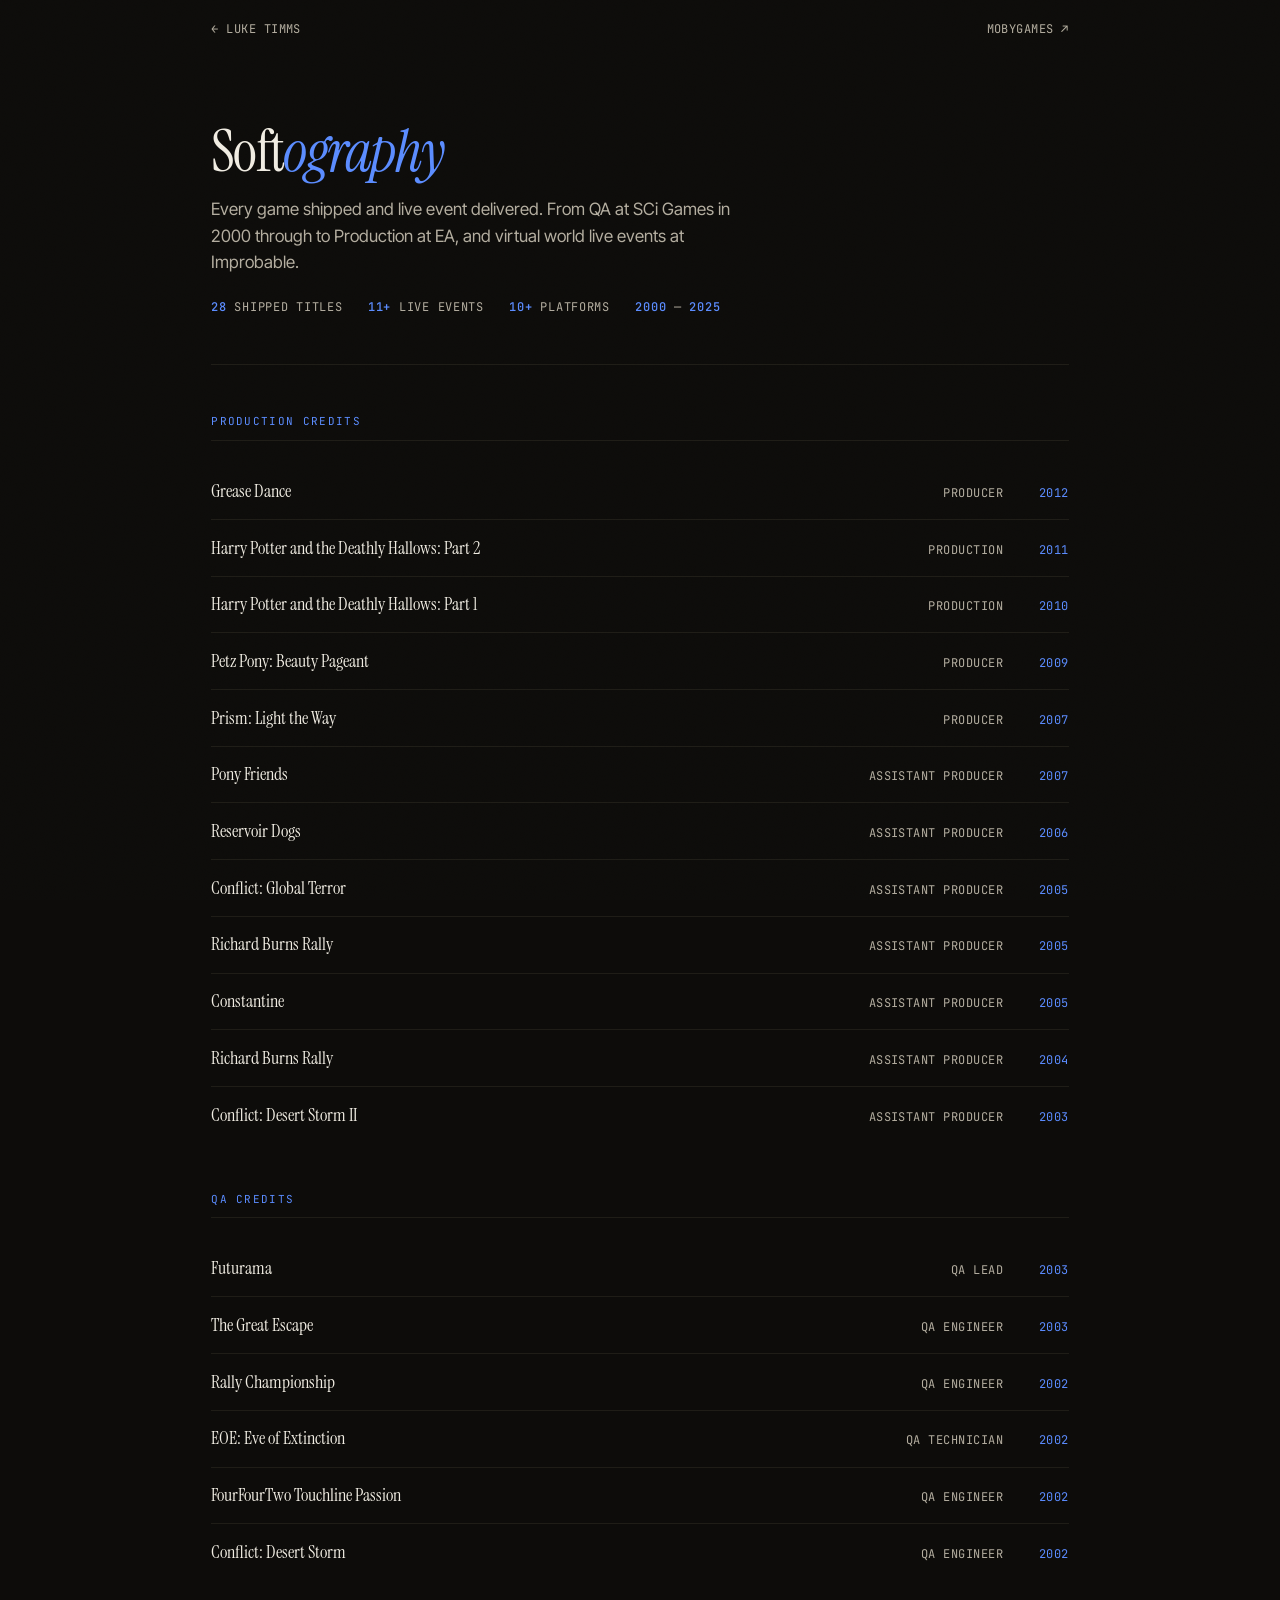
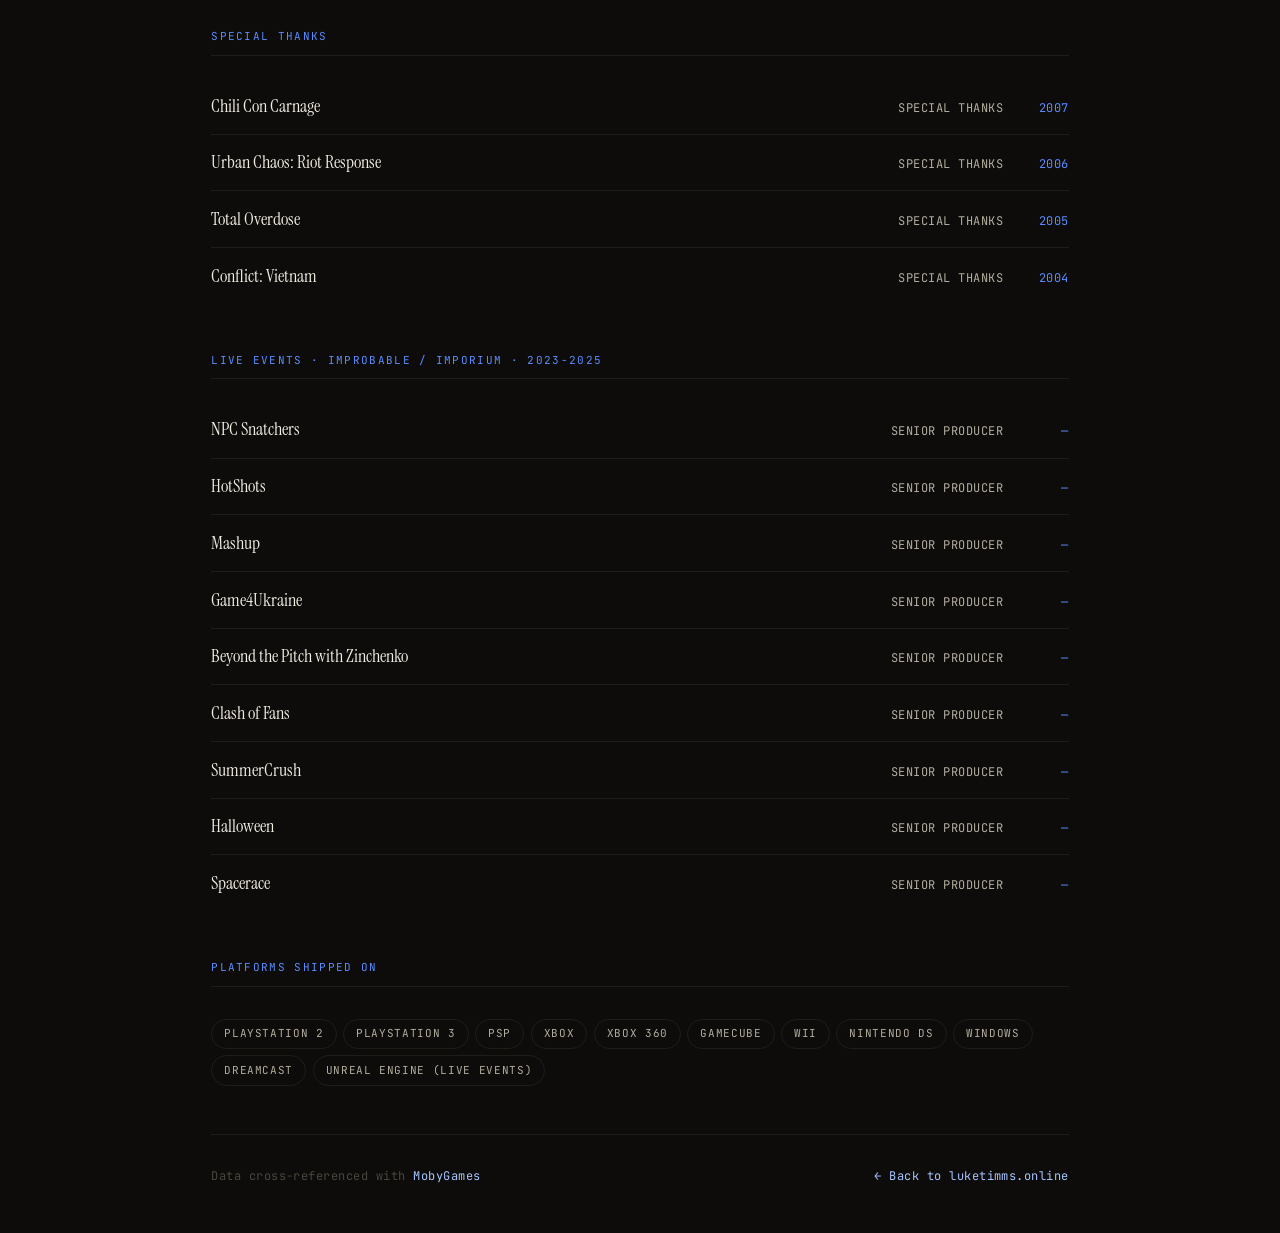
<file: softography/index.html>
<!DOCTYPE html>
<html lang="en">
<head>
  <meta charset="UTF-8">
  <meta name="viewport" content="width=device-width, initial-scale=1">
  <meta name="description" content="Luke Timms softography: 28 shipped game titles and 11+ live events across PlayStation, Xbox, Nintendo, PC and virtual worlds.">
  <meta name="theme-color" content="#0d0c0a">
  <title>Softography · Luke Timms</title>

  <meta property="og:title" content="Softography · Luke Timms">
  <meta property="og:description" content="28 shipped titles, 11+ live events. From QA to Production across SCi, Eidos, nDreams, Zoe Mode, EA, and Improbable.">
  <meta property="og:type" content="website">
  <meta property="og:url" content="https://luketimms.online/softography/">
  <meta property="og:image" content="https://luketimms.online/og-image.png">
  <meta property="og:site_name" content="Luke Timms">

  <link rel="preconnect" href="https://fonts.googleapis.com">
  <link rel="preconnect" href="https://fonts.gstatic.com" crossorigin>
  <link href="https://fonts.googleapis.com/css2?family=Instrument+Serif:ital@0;1&family=Inter+Tight:wght@300;400;500;600;700&family=JetBrains+Mono:wght@400;500&display=swap" rel="stylesheet">

  <style>
    :root {
      --bg:        #0d0c0a;
      --bg-soft:   #14130f;
      --line:      #1f1d17;
      --text:      #f0ece2;
      --text-dim:  #b3ad9f;
      --text-mute: #4a463e;
      --accent:    #5b8cff;
      --accent-2:  #a6c4ff;
      --max:       960px;
      --pad-x:     clamp(1.25rem, 4vw, 3.5rem);
    }

    *, *::before, *::after { box-sizing: border-box; }
    html { scroll-behavior: smooth; }

    body {
      margin: 0;
      background: var(--bg);
      color: var(--text);
      font-family: 'Inter Tight', system-ui, -apple-system, sans-serif;
      font-weight: 400;
      font-size: 17px;
      line-height: 1.55;
      -webkit-font-smoothing: antialiased;
      overflow-x: hidden;
    }

    ::selection { background: var(--accent); color: var(--bg); }

    body::before {
      content: "";
      position: fixed; inset: 0;
      pointer-events: none; z-index: 100; opacity: 0.035;
      background-image: url("data:image/svg+xml;utf8,<svg xmlns='http://www.w3.org/2000/svg' width='160' height='160'><filter id='n'><feTurbulence type='fractalNoise' baseFrequency='0.9' numOctaves='2'/></filter><rect width='100%25' height='100%25' filter='url(%23n)'/></svg>");
      mix-blend-mode: overlay;
    }

    h1, h2, h3, h4 { font-family: 'Instrument Serif', Georgia, serif; font-weight: 400; letter-spacing: -0.01em; margin: 0; }
    .mono { font-family: 'JetBrains Mono', ui-monospace, monospace; }
    a { color: inherit; text-decoration: none; }
    p { margin: 0 0 1em; }

    .wrap { max-width: var(--max); margin: 0 auto; padding: 0 var(--pad-x); }

    /* ───── NAV ───── */
    nav.top {
      display: flex; justify-content: space-between; align-items: center;
      padding: 1.25rem var(--pad-x); max-width: var(--max); margin: 0 auto;
      font-family: 'JetBrains Mono', monospace; font-size: 12px;
      letter-spacing: 0.04em; text-transform: uppercase; color: var(--text-dim);
    }
    nav.top a { transition: color 0.2s; }
    nav.top a:hover { color: var(--accent); }

    /* ───── HEADER ───── */
    .header {
      padding: 4rem 0 3rem;
      border-bottom: 1px solid var(--line);
      margin-bottom: 3rem;
    }
    .header h1 {
      font-size: clamp(2rem, 6vw, 3.6rem);
      line-height: 1;
      letter-spacing: -0.03em;
      margin-bottom: 1rem;
    }
    .header h1 .accent { color: var(--accent); font-style: italic; }
    .header .stats {
      display: flex; flex-wrap: wrap; gap: 0.5rem 1.6rem;
      font-family: 'JetBrains Mono', monospace; font-size: 12px;
      letter-spacing: 0.06em; text-transform: uppercase; color: var(--text-dim);
    }
    .header .stats span { color: var(--accent); font-weight: 500; }

    /* ───── SECTIONS ───── */
    .section-label {
      font-family: 'JetBrains Mono', monospace; font-size: 11px;
      letter-spacing: 0.12em; text-transform: uppercase;
      color: var(--accent); padding-bottom: 0.6rem;
      border-bottom: 1px solid var(--line); margin-bottom: 1.4rem;
    }

    /* ───── CREDITS TABLE ───── */
    .credit-group { margin-bottom: 3rem; }

    .credit {
      display: grid;
      grid-template-columns: 1fr auto auto;
      gap: 0.5rem 1.6rem;
      align-items: baseline;
      padding: 0.85rem 0;
      border-bottom: 1px solid var(--line);
    }
    .credit:last-child { border-bottom: none; }

    .credit .title {
      font-family: 'Instrument Serif', Georgia, serif;
      font-size: 1.15rem;
      color: var(--text);
    }
    .credit .role {
      font-family: 'JetBrains Mono', monospace;
      font-size: 12px; color: var(--text-dim);
      letter-spacing: 0.04em; text-transform: uppercase;
      text-align: right;
    }
    .credit .year {
      font-family: 'JetBrains Mono', monospace;
      font-size: 12px; color: var(--accent);
      letter-spacing: 0.04em;
      min-width: 40px; text-align: right;
    }

    @media (max-width: 600px) {
      .credit {
        grid-template-columns: 1fr;
        gap: 0.15rem;
      }
      .credit .role, .credit .year { text-align: left; }
    }

    /* ───── PLATFORM TAGS ───── */
    .platforms {
      display: flex; flex-wrap: wrap; gap: 0.4rem;
      margin-top: 2rem; margin-bottom: 3rem;
    }
    .platforms .tag {
      font-family: 'JetBrains Mono', monospace;
      font-size: 11px; letter-spacing: 0.06em; text-transform: uppercase;
      padding: 0.35rem 0.75rem;
      border: 1px solid var(--line);
      color: var(--text-dim);
      border-radius: 999px;
    }

    /* ───── FOOTER ───── */
    footer {
      border-top: 1px solid var(--line);
      padding: 2rem 0 3rem;
      margin-top: 3rem;
      font-family: 'JetBrains Mono', monospace;
      font-size: 12px; color: var(--text-mute);
      letter-spacing: 0.04em;
      display: flex; flex-wrap: wrap; justify-content: space-between; gap: 1rem;
    }
    footer a { color: var(--accent-2); transition: color 0.2s; }
    footer a:hover { color: var(--accent); }
  </style>
</head>
<body>

<nav class="top">
  <a href="/">← Luke Timms</a>
  <a href="https://www.mobygames.com/person/38216/luke-timms/credits/" target="_blank" rel="noopener">MobyGames ↗</a>
</nav>

<div class="wrap">

  <div class="header">
    <h1>Soft<span class="accent">ography</span></h1>
    <p style="color: var(--text-dim); max-width: 560px; margin-bottom: 1.4rem;">
      Every game shipped and live event delivered. From QA at SCi Games in 2000 through to Production at EA, and virtual world live events at Improbable.
    </p>
    <div class="stats">
      <div><span>28</span> shipped titles</div>
      <div><span>11+</span> live events</div>
      <div><span>10+</span> platforms</div>
      <div><span>2000</span> — <span>2025</span></div>
    </div>
  </div>

  <!-- ═══ PRODUCTION CREDITS ═══ -->
  <div class="credit-group">
    <div class="section-label">Production Credits</div>

    <div class="credit">
      <div class="title">Grease Dance</div>
      <div class="role">Producer</div>
      <div class="year">2012</div>
    </div>
    <div class="credit">
      <div class="title">Harry Potter and the Deathly Hallows: Part 2</div>
      <div class="role">Production</div>
      <div class="year">2011</div>
    </div>
    <div class="credit">
      <div class="title">Harry Potter and the Deathly Hallows: Part 1</div>
      <div class="role">Production</div>
      <div class="year">2010</div>
    </div>
    <div class="credit">
      <div class="title">Petz Pony: Beauty Pageant</div>
      <div class="role">Producer</div>
      <div class="year">2009</div>
    </div>
    <div class="credit">
      <div class="title">Prism: Light the Way</div>
      <div class="role">Producer</div>
      <div class="year">2007</div>
    </div>
    <div class="credit">
      <div class="title">Pony Friends</div>
      <div class="role">Assistant Producer</div>
      <div class="year">2007</div>
    </div>
    <div class="credit">
      <div class="title">Reservoir Dogs</div>
      <div class="role">Assistant Producer</div>
      <div class="year">2006</div>
    </div>
    <div class="credit">
      <div class="title">Conflict: Global Terror</div>
      <div class="role">Assistant Producer</div>
      <div class="year">2005</div>
    </div>
    <div class="credit">
      <div class="title">Richard Burns Rally</div>
      <div class="role">Assistant Producer</div>
      <div class="year">2005</div>
    </div>
    <div class="credit">
      <div class="title">Constantine</div>
      <div class="role">Assistant Producer</div>
      <div class="year">2005</div>
    </div>
    <div class="credit">
      <div class="title">Richard Burns Rally</div>
      <div class="role">Assistant Producer</div>
      <div class="year">2004</div>
    </div>
    <div class="credit">
      <div class="title">Conflict: Desert Storm II</div>
      <div class="role">Assistant Producer</div>
      <div class="year">2003</div>
    </div>
  </div>

  <!-- ═══ QA CREDITS ═══ -->
  <div class="credit-group">
    <div class="section-label">QA Credits</div>

    <div class="credit">
      <div class="title">Futurama</div>
      <div class="role">QA Lead</div>
      <div class="year">2003</div>
    </div>
    <div class="credit">
      <div class="title">The Great Escape</div>
      <div class="role">QA Engineer</div>
      <div class="year">2003</div>
    </div>
    <div class="credit">
      <div class="title">Rally Championship</div>
      <div class="role">QA Engineer</div>
      <div class="year">2002</div>
    </div>
    <div class="credit">
      <div class="title">EOE: Eve of Extinction</div>
      <div class="role">QA Technician</div>
      <div class="year">2002</div>
    </div>
    <div class="credit">
      <div class="title">FourFourTwo Touchline Passion</div>
      <div class="role">QA Engineer</div>
      <div class="year">2002</div>
    </div>
    <div class="credit">
      <div class="title">Conflict: Desert Storm</div>
      <div class="role">QA Engineer</div>
      <div class="year">2002</div>
    </div>
  </div>

  <!-- ═══ SPECIAL THANKS ═══ -->
  <div class="credit-group">
    <div class="section-label">Special Thanks</div>

    <div class="credit">
      <div class="title">Chili Con Carnage</div>
      <div class="role">Special Thanks</div>
      <div class="year">2007</div>
    </div>
    <div class="credit">
      <div class="title">Urban Chaos: Riot Response</div>
      <div class="role">Special Thanks</div>
      <div class="year">2006</div>
    </div>
    <div class="credit">
      <div class="title">Total Overdose</div>
      <div class="role">Special Thanks</div>
      <div class="year">2005</div>
    </div>
    <div class="credit">
      <div class="title">Conflict: Vietnam</div>
      <div class="role">Special Thanks</div>
      <div class="year">2004</div>
    </div>
  </div>

  <!-- ═══ LIVE EVENTS ═══ -->
  <div class="credit-group">
    <div class="section-label">Live Events · Improbable / Imporium · 2023-2025</div>

    <div class="credit">
      <div class="title">NPC Snatchers</div>
      <div class="role">Senior Producer</div>
      <div class="year">—</div>
    </div>
    <div class="credit">
      <div class="title">HotShots</div>
      <div class="role">Senior Producer</div>
      <div class="year">—</div>
    </div>
    <div class="credit">
      <div class="title">Mashup</div>
      <div class="role">Senior Producer</div>
      <div class="year">—</div>
    </div>
    <div class="credit">
      <div class="title">Game4Ukraine</div>
      <div class="role">Senior Producer</div>
      <div class="year">—</div>
    </div>
    <div class="credit">
      <div class="title">Beyond the Pitch with Zinchenko</div>
      <div class="role">Senior Producer</div>
      <div class="year">—</div>
    </div>
    <div class="credit">
      <div class="title">Clash of Fans</div>
      <div class="role">Senior Producer</div>
      <div class="year">—</div>
    </div>
    <div class="credit">
      <div class="title">SummerCrush</div>
      <div class="role">Senior Producer</div>
      <div class="year">—</div>
    </div>
    <div class="credit">
      <div class="title">Halloween</div>
      <div class="role">Senior Producer</div>
      <div class="year">—</div>
    </div>
    <div class="credit">
      <div class="title">Spacerace</div>
      <div class="role">Senior Producer</div>
      <div class="year">—</div>
    </div>
  </div>

  <!-- ═══ PLATFORMS ═══ -->
  <div class="section-label">Platforms Shipped On</div>
  <div class="platforms">
    <div class="tag">PlayStation 2</div>
    <div class="tag">PlayStation 3</div>
    <div class="tag">PSP</div>
    <div class="tag">Xbox</div>
    <div class="tag">Xbox 360</div>
    <div class="tag">GameCube</div>
    <div class="tag">Wii</div>
    <div class="tag">Nintendo DS</div>
    <div class="tag">Windows</div>
    <div class="tag">Dreamcast</div>
    <div class="tag">Unreal Engine (Live Events)</div>
  </div>

  <footer>
    <div>Data cross-referenced with <a href="https://www.mobygames.com/person/38216/luke-timms/" target="_blank" rel="noopener">MobyGames</a></div>
    <a href="/">← Back to luketimms.online</a>
  </footer>

</div>

</body>
</html>
</file>
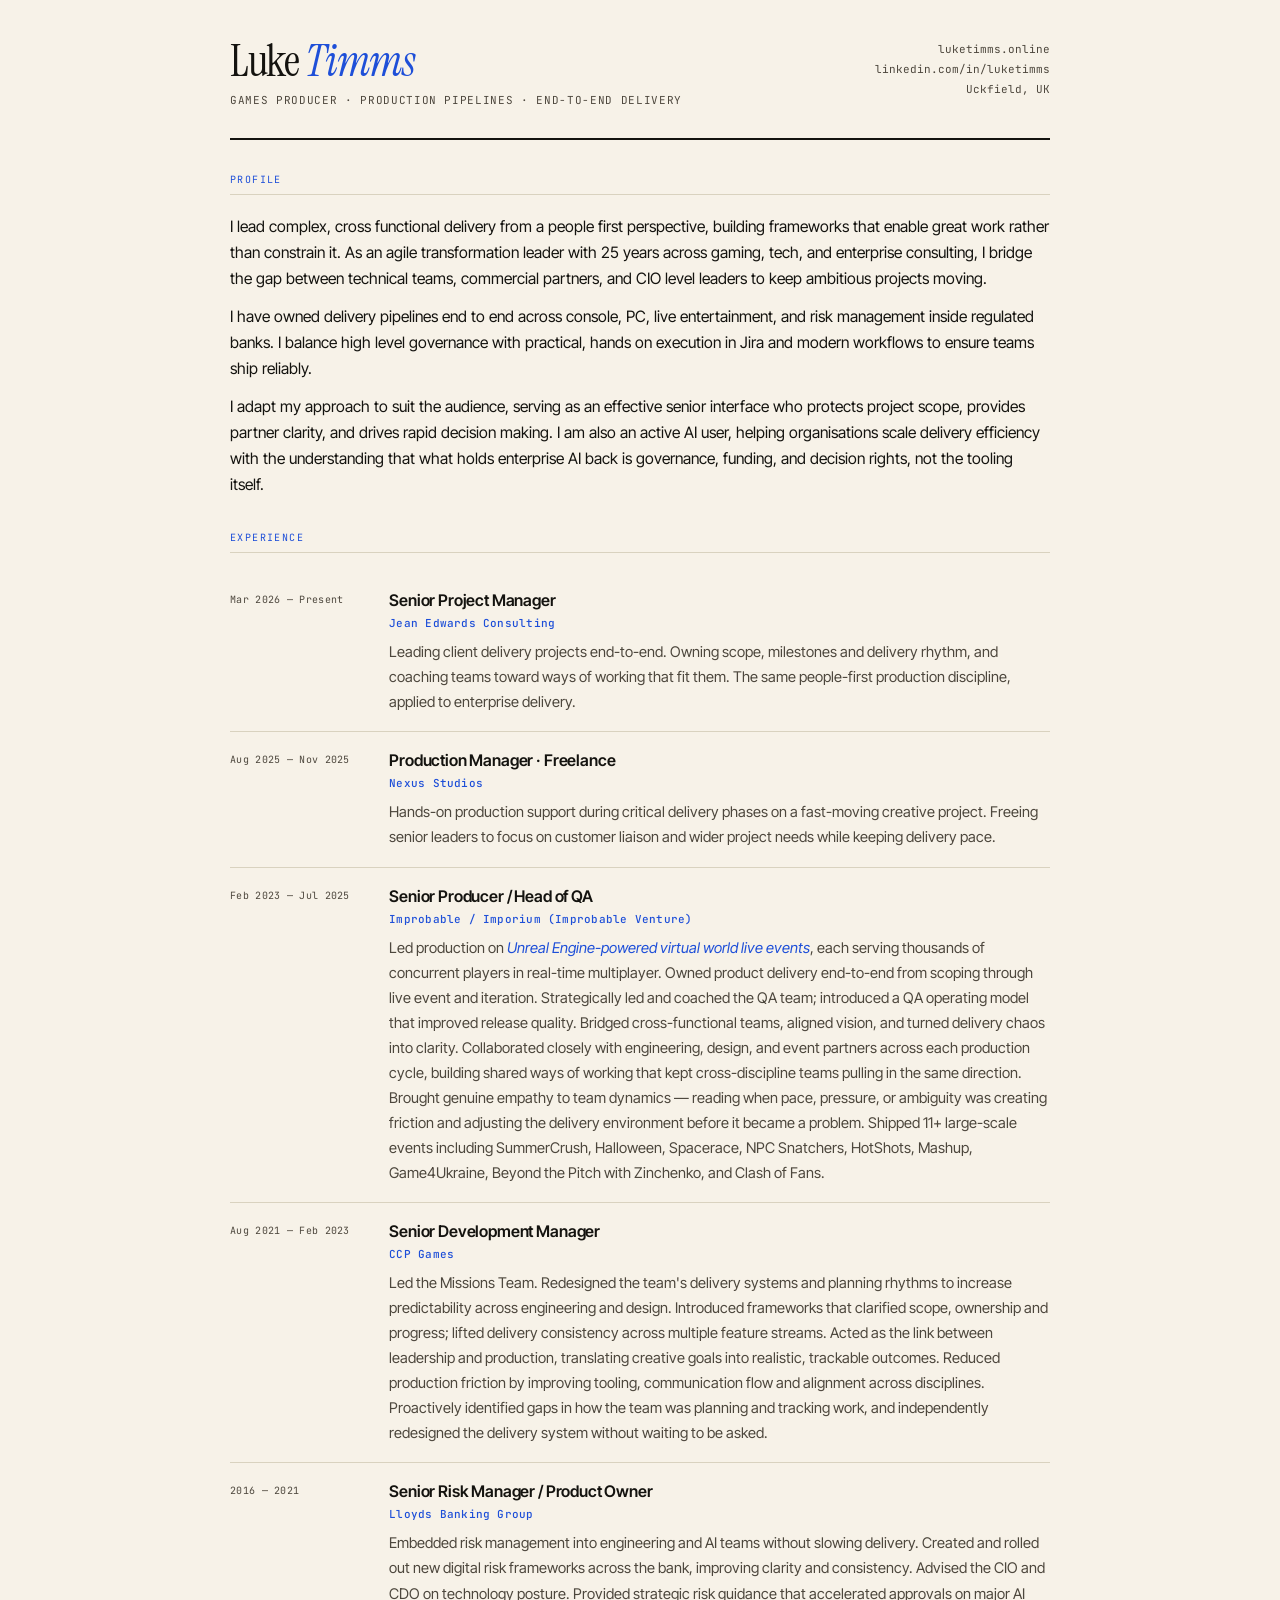
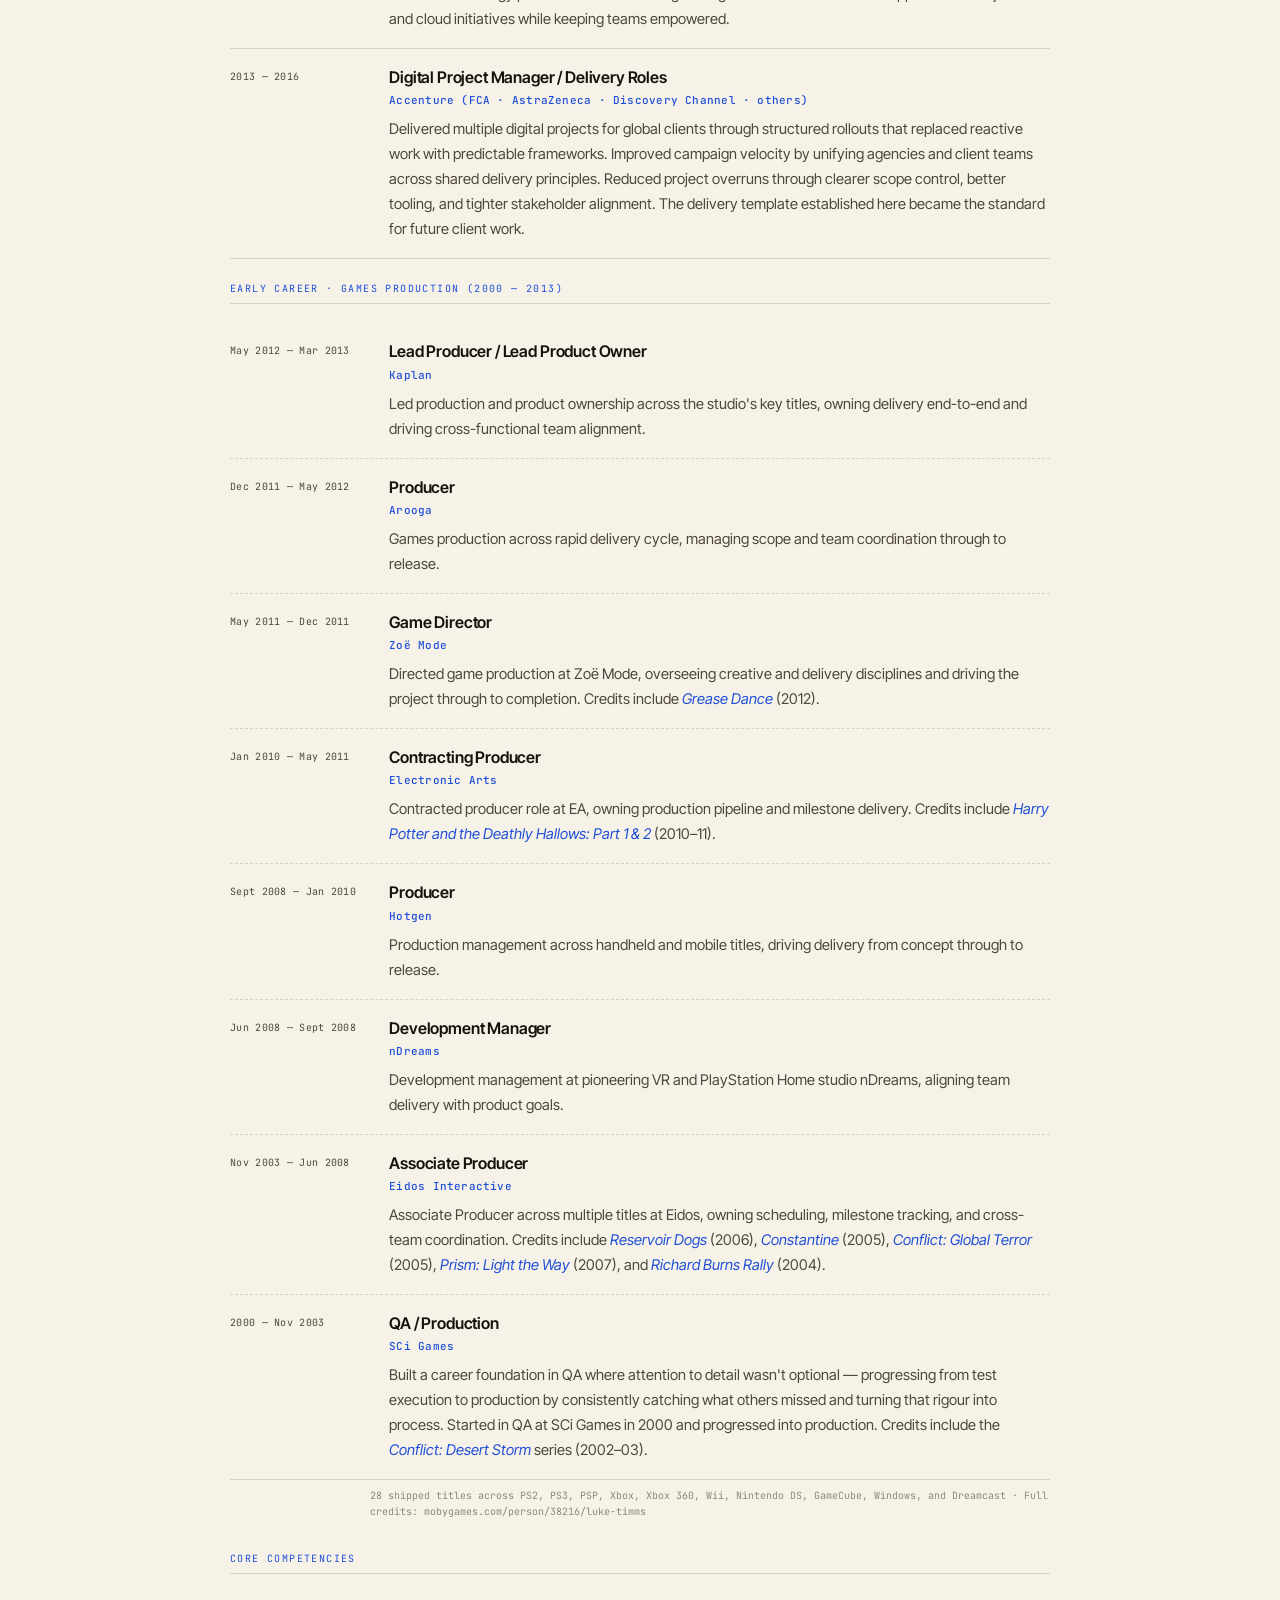
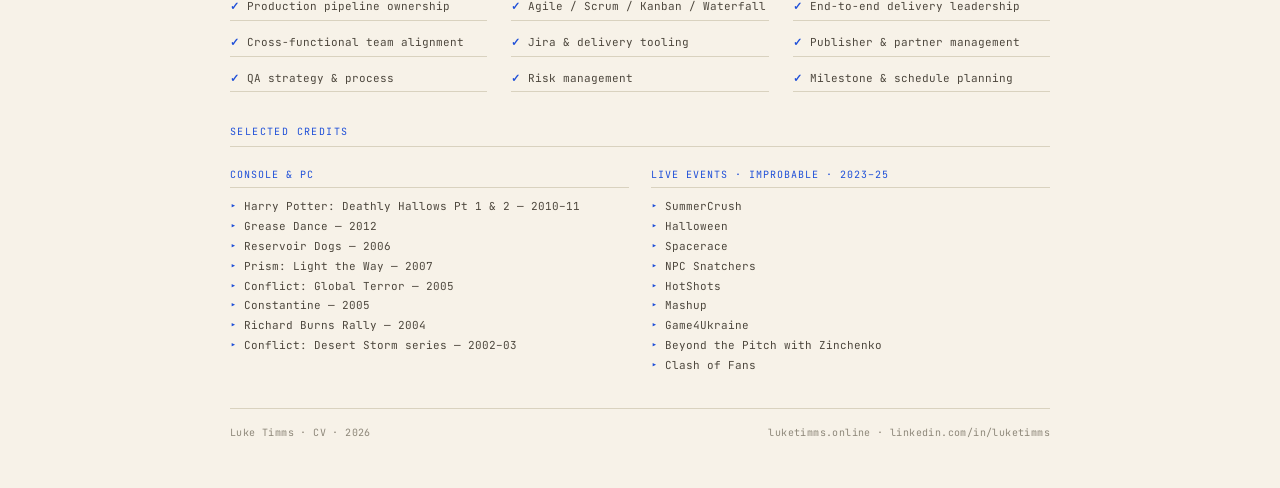
<file: cv-print.html>
<!DOCTYPE html>
<html lang="en">
<head>
  <meta charset="UTF-8">
  <meta name="viewport" content="width=device-width, initial-scale=1">
  <title>Luke Timms · CV</title>
  <link rel="preconnect" href="https://fonts.googleapis.com">
  <link rel="preconnect" href="https://fonts.gstatic.com" crossorigin>
  <link href="https://fonts.googleapis.com/css2?family=Instrument+Serif:ital@0;1&family=Inter+Tight:wght@300;400;500;600;700&family=JetBrains+Mono:wght@400;500&display=swap" rel="stylesheet">
  <style>
    :root {
      --bg:        #f7f2e8;
      --bg-soft:   #ede7d8;
      --line:      #d9d2bf;
      --text:      #14130f;
      --text-dim:  #4d473d;
      --text-mute: #8d8779;
      --accent:    #1e4fd8;
      --accent-2:  #3d5a99;
    }

    *, *::before, *::after { box-sizing: border-box; }

    body {
      margin: 0;
      background: var(--bg);
      color: var(--text);
      font-family: 'Inter Tight', system-ui, sans-serif;
      font-size: 14px;
      line-height: 1.55;
      -webkit-font-smoothing: antialiased;
    }

    h1, h2, h3, h4 { font-family: 'Instrument Serif', Georgia, serif; font-weight: 400; letter-spacing: -0.01em; margin: 0; }
    .mono { font-family: 'JetBrains Mono', monospace; }
    a { color: var(--accent); text-decoration: none; }
    p { margin: 0 0 0.8em; }
    p:last-child { margin: 0; }

    .page {
      max-width: 900px;
      margin: 0 auto;
      padding: 2.5rem 2.5rem 3rem;
    }

    /* ── HEADER ── */
    .cv-header {
      display: grid;
      grid-template-columns: 1fr auto;
      gap: 2rem;
      align-items: start;
      padding-bottom: 1.8rem;
      border-bottom: 2px solid var(--text);
      margin-bottom: 2rem;
    }
    .cv-header h1 {
      font-size: 2.8rem;
      line-height: 0.95;
      letter-spacing: -0.03em;
    }
    .cv-header h1 em {
      font-style: italic;
      color: var(--accent);
    }
    .cv-header .subtitle {
      font-family: 'JetBrains Mono', monospace;
      font-size: 11px;
      letter-spacing: 0.06em;
      text-transform: uppercase;
      color: var(--text-dim);
      margin-top: 0.6rem;
    }
    .cv-header .contact-block {
      text-align: right;
      font-family: 'JetBrains Mono', monospace;
      font-size: 11px;
      color: var(--text-dim);
      line-height: 1.8;
    }
    .cv-header .contact-block a { color: var(--text-dim); }

    /* ── SECTION ── */
    .cv-section {
      margin-bottom: 2rem;
    }
    .cv-section-title {
      font-family: 'JetBrains Mono', monospace;
      font-size: 10px;
      letter-spacing: 0.14em;
      text-transform: uppercase;
      color: var(--accent);
      border-bottom: 1px solid var(--line);
      padding-bottom: 0.4rem;
      margin-bottom: 1.2rem;
    }

    /* ── ABOUT ── */
    .about-text {
      font-size: 0.98rem;
      color: var(--text);
      line-height: 1.65;
      max-width: 820px;
    }

    /* ── ROLE ── */
    .role {
      display: grid;
      grid-template-columns: 140px 1fr;
      gap: 1.2rem;
      padding: 1rem 0;
      border-bottom: 1px solid var(--line);
    }
    .role:last-child { border-bottom: none; }
    .role .when {
      font-family: 'JetBrains Mono', monospace;
      font-size: 10px;
      letter-spacing: 0.03em;
      color: var(--text-dim);
      padding-top: 0.25rem;
      line-height: 1.5;
    }
    .role .what h3 {
      font-family: 'Inter Tight', sans-serif;
      font-weight: 600;
      font-size: 1rem;
      letter-spacing: -0.01em;
      margin-bottom: 0.15rem;
    }
    .role .what .org {
      color: var(--accent);
      font-size: 0.88rem;
      font-weight: 500;
      margin-bottom: 0.5rem;
      font-family: 'JetBrains Mono', monospace;
      font-size: 11px;
      letter-spacing: 0.02em;
    }
    .role .what p {
      color: var(--text-dim);
      font-size: 0.92rem;
      line-height: 1.7;
      margin: 0;
    }
    .role .what p em {
      color: var(--accent);
      font-style: italic;
    }

    /* ── EARLY CAREER GROUP ── */
    .early-career-group .role {
      border-bottom: 1px dashed var(--line);
    }
    .early-career-group .role:last-child {
      border-bottom: 1px solid var(--line);
    }
    .early-career-note {
      font-family: 'JetBrains Mono', monospace;
      font-size: 10px;
      color: var(--text-mute);
      margin-top: 0.5rem;
      margin-bottom: 1rem;
      padding-left: 140px;
    }

    /* ── CREDITS GRID ── */
    .credits-grid {
      display: grid;
      grid-template-columns: repeat(2, 1fr);
      gap: 1.4rem;
    }
    .credits-block h4 {
      font-family: 'JetBrains Mono', monospace;
      font-size: 10px;
      letter-spacing: 0.1em;
      text-transform: uppercase;
      color: var(--accent);
      border-bottom: 1px solid var(--line);
      padding-bottom: 0.3rem;
      margin-bottom: 0.6rem;
    }
    .credits-block ul {
      list-style: none;
      padding: 0; margin: 0;
      font-family: 'JetBrains Mono', monospace;
      font-size: 11px;
      color: var(--text-dim);
      line-height: 1.8;
    }
    .credits-block ul li::before {
      content: "▸ ";
      color: var(--accent);
    }

    /* ── COMPETENCIES ── */
    .comp-grid {
      display: grid;
      grid-template-columns: repeat(3, 1fr);
      gap: 0.5rem 1.5rem;
    }
    .comp-item {
      font-family: 'JetBrains Mono', monospace;
      font-size: 11px;
      color: var(--text-dim);
      padding: 0.3rem 0;
      border-bottom: 1px solid var(--line);
      display: flex;
      align-items: center;
      gap: 0.5rem;
    }
    .comp-item::before { content: "✓"; color: var(--accent); font-weight: 700; }

    /* ── FOOTER ── */
    .cv-footer {
      margin-top: 2rem;
      padding-top: 1rem;
      border-top: 1px solid var(--line);
      font-family: 'JetBrains Mono', monospace;
      font-size: 10px;
      color: var(--text-mute);
      letter-spacing: 0.04em;
      display: flex;
      justify-content: space-between;
    }

    @media print {
      body { font-size: 13px; }
      .page { padding: 1rem 1.5rem; }
      .cv-header h1 { font-size: 2.4rem; }
    }
  </style>
</head>
<body>
<div class="page">

  <!-- HEADER -->
  <div class="cv-header">
    <div>
      <h1>Luke <em>Timms</em></h1>
      <div class="subtitle">Games Producer · Production Pipelines · End-to-End Delivery</div>
    </div>
    <div class="contact-block">
      <a href="https://luketimms.online">luketimms.online</a><br>
      <a href="https://www.linkedin.com/in/luketimms">linkedin.com/in/luketimms</a><br>
      Uckfield, UK
    </div>
  </div>

  <!-- ABOUT -->
  <div class="cv-section">
    <div class="cv-section-title">Profile</div>
    <div class="about-text">
      <p>I lead complex, cross functional delivery from a people first perspective, building frameworks that enable great work rather than constrain it. As an agile transformation leader with 25 years across gaming, tech, and enterprise consulting, I bridge the gap between technical teams, commercial partners, and CIO level leaders to keep ambitious projects moving.</p>
      <p>I have owned delivery pipelines end to end across console, PC, live entertainment, and risk management inside regulated banks. I balance high level governance with practical, hands on execution in Jira and modern workflows to ensure teams ship reliably.</p>
      <p>I adapt my approach to suit the audience, serving as an effective senior interface who protects project scope, provides partner clarity, and drives rapid decision making. I am also an active AI user, helping organisations scale delivery efficiency with the understanding that what holds enterprise AI back is governance, funding, and decision rights, not the tooling itself.</p>
    </div>
  </div>

  <!-- EXPERIENCE -->
  <div class="cv-section">
    <div class="cv-section-title">Experience</div>

    <!-- Jean Edwards Consulting -->
    <div class="role">
      <div class="when">Mar 2026 — Present</div>
      <div class="what">
        <h3>Senior Project Manager</h3>
        <div class="org">Jean Edwards Consulting</div>
        <p>Leading client delivery projects end-to-end. Owning scope, milestones and delivery rhythm, and coaching teams toward ways of working that fit them. The same people-first production discipline, applied to enterprise delivery.</p>
      </div>
    </div>

    <!-- Nexus Studios -->
    <div class="role">
      <div class="when">Aug 2025 — Nov 2025</div>
      <div class="what">
        <h3>Production Manager · Freelance</h3>
        <div class="org">Nexus Studios</div>
        <p>Hands-on production support during critical delivery phases on a fast-moving creative project. Freeing senior leaders to focus on customer liaison and wider project needs while keeping delivery pace.</p>
      </div>
    </div>

    <!-- Improbable -->
    <div class="role">
      <div class="when">Feb 2023 — Jul 2025</div>
      <div class="what">
        <h3>Senior Producer / Head of QA</h3>
        <div class="org">Improbable / Imporium (Improbable Venture)</div>
        <p>Led production on <em>Unreal Engine-powered virtual world live events</em>, each serving thousands of concurrent players in real-time multiplayer. Owned product delivery end-to-end from scoping through live event and iteration. Strategically led and coached the QA team; introduced a QA operating model that improved release quality. Bridged cross-functional teams, aligned vision, and turned delivery chaos into clarity. Collaborated closely with engineering, design, and event partners across each production cycle, building shared ways of working that kept cross-discipline teams pulling in the same direction. Brought genuine empathy to team dynamics — reading when pace, pressure, or ambiguity was creating friction and adjusting the delivery environment before it became a problem. Shipped 11+ large-scale events including SummerCrush, Halloween, Spacerace, NPC Snatchers, HotShots, Mashup, Game4Ukraine, Beyond the Pitch with Zinchenko, and Clash of Fans.</p>
      </div>
    </div>

    <!-- CCP Games -->
    <div class="role">
      <div class="when">Aug 2021 — Feb 2023</div>
      <div class="what">
        <h3>Senior Development Manager</h3>
        <div class="org">CCP Games</div>
        <p>Led the Missions Team. Redesigned the team's delivery systems and planning rhythms to increase predictability across engineering and design. Introduced frameworks that clarified scope, ownership and progress; lifted delivery consistency across multiple feature streams. Acted as the link between leadership and production, translating creative goals into realistic, trackable outcomes. Reduced production friction by improving tooling, communication flow and alignment across disciplines. Proactively identified gaps in how the team was planning and tracking work, and independently redesigned the delivery system without waiting to be asked.</p>
      </div>
    </div>

    <!-- Lloyds Banking Group -->
    <div class="role">
      <div class="when">2016 — 2021</div>
      <div class="what">
        <h3>Senior Risk Manager / Product Owner</h3>
        <div class="org">Lloyds Banking Group</div>
        <p>Embedded risk management into engineering and AI teams without slowing delivery. Created and rolled out new digital risk frameworks across the bank, improving clarity and consistency. Advised the CIO and CDO on technology posture. Provided strategic risk guidance that accelerated approvals on major AI and cloud initiatives while keeping teams empowered.</p>
      </div>
    </div>

    <!-- Accenture -->
    <div class="role">
      <div class="when">2013 — 2016</div>
      <div class="what">
        <h3>Digital Project Manager / Delivery Roles</h3>
        <div class="org">Accenture (FCA · AstraZeneca · Discovery Channel · others)</div>
        <p>Delivered multiple digital projects for global clients through structured rollouts that replaced reactive work with predictable frameworks. Improved campaign velocity by unifying agencies and client teams across shared delivery principles. Reduced project overruns through clearer scope control, better tooling, and tighter stakeholder alignment. The delivery template established here became the standard for future client work.</p>
      </div>
    </div>

    <!-- EARLY CAREER GROUP -->
    <div class="cv-section-title" style="margin-top:1.4rem;">Early Career · Games Production (2000 — 2013)</div>
    <div class="early-career-group">

      <div class="role">
        <div class="when">May 2012 — Mar 2013</div>
        <div class="what">
          <h3>Lead Producer / Lead Product Owner</h3>
          <div class="org">Kaplan</div>
          <p>Led production and product ownership across the studio's key titles, owning delivery end-to-end and driving cross-functional team alignment.</p>
        </div>
      </div>

      <div class="role">
        <div class="when">Dec 2011 — May 2012</div>
        <div class="what">
          <h3>Producer</h3>
          <div class="org">Arooga</div>
          <p>Games production across rapid delivery cycle, managing scope and team coordination through to release.</p>
        </div>
      </div>

      <div class="role">
        <div class="when">May 2011 — Dec 2011</div>
        <div class="what">
          <h3>Game Director</h3>
          <div class="org">Zoë Mode</div>
          <p>Directed game production at Zoë Mode, overseeing creative and delivery disciplines and driving the project through to completion. Credits include <em>Grease Dance</em> (2012).</p>
        </div>
      </div>

      <div class="role">
        <div class="when">Jan 2010 — May 2011</div>
        <div class="what">
          <h3>Contracting Producer</h3>
          <div class="org">Electronic Arts</div>
          <p>Contracted producer role at EA, owning production pipeline and milestone delivery. Credits include <em>Harry Potter and the Deathly Hallows: Part 1 &amp; 2</em> (2010–11).</p>
        </div>
      </div>

      <div class="role">
        <div class="when">Sept 2008 — Jan 2010</div>
        <div class="what">
          <h3>Producer</h3>
          <div class="org">Hotgen</div>
          <p>Production management across handheld and mobile titles, driving delivery from concept through to release.</p>
        </div>
      </div>

      <div class="role">
        <div class="when">Jun 2008 — Sept 2008</div>
        <div class="what">
          <h3>Development Manager</h3>
          <div class="org">nDreams</div>
          <p>Development management at pioneering VR and PlayStation Home studio nDreams, aligning team delivery with product goals.</p>
        </div>
      </div>

      <div class="role">
        <div class="when">Nov 2003 — Jun 2008</div>
        <div class="what">
          <h3>Associate Producer</h3>
          <div class="org">Eidos Interactive</div>
          <p>Associate Producer across multiple titles at Eidos, owning scheduling, milestone tracking, and cross-team coordination. Credits include <em>Reservoir Dogs</em> (2006), <em>Constantine</em> (2005), <em>Conflict: Global Terror</em> (2005), <em>Prism: Light the Way</em> (2007), and <em>Richard Burns Rally</em> (2004).</p>
        </div>
      </div>

      <div class="role">
        <div class="when">2000 — Nov 2003</div>
        <div class="what">
          <h3>QA / Production</h3>
          <div class="org">SCi Games</div>
          <p>Built a career foundation in QA where attention to detail wasn't optional — progressing from test execution to production by consistently catching what others missed and turning that rigour into process. Started in QA at SCi Games in 2000 and progressed into production. Credits include the <em>Conflict: Desert Storm</em> series (2002–03).</p>
        </div>
      </div>

    </div>
    <div class="early-career-note">28 shipped titles across PS2, PS3, PSP, Xbox, Xbox 360, Wii, Nintendo DS, GameCube, Windows, and Dreamcast · Full credits: mobygames.com/person/38216/luke-timms</div>

  </div>

  <!-- COMPETENCIES -->
  <div class="cv-section">
    <div class="cv-section-title">Core Competencies</div>
    <div class="comp-grid">
      <div class="comp-item">Production pipeline ownership</div>
      <div class="comp-item">Agile / Scrum / Kanban / Waterfall</div>
      <div class="comp-item">End-to-end delivery leadership</div>
      <div class="comp-item">Cross-functional team alignment</div>
      <div class="comp-item">Jira &amp; delivery tooling</div>
      <div class="comp-item">Publisher &amp; partner management</div>
      <div class="comp-item">QA strategy &amp; process</div>
      <div class="comp-item">Risk management</div>
      <div class="comp-item">Milestone &amp; schedule planning</div>
    </div>
  </div>

  <!-- SHIPPED TITLES -->
  <div class="cv-section">
    <div class="cv-section-title">Selected Credits</div>
    <div class="credits-grid">
      <div class="credits-block">
        <h4>Console &amp; PC</h4>
        <ul>
          <li>Harry Potter: Deathly Hallows Pt 1 &amp; 2 — 2010–11</li>
          <li>Grease Dance — 2012</li>
          <li>Reservoir Dogs — 2006</li>
          <li>Prism: Light the Way — 2007</li>
          <li>Conflict: Global Terror — 2005</li>
          <li>Constantine — 2005</li>
          <li>Richard Burns Rally — 2004</li>
          <li>Conflict: Desert Storm series — 2002–03</li>
        </ul>
      </div>
      <div class="credits-block">
        <h4>Live Events · Improbable · 2023–25</h4>
        <ul>
          <li>SummerCrush</li>
          <li>Halloween</li>
          <li>Spacerace</li>
          <li>NPC Snatchers</li>
          <li>HotShots</li>
          <li>Mashup</li>
          <li>Game4Ukraine</li>
          <li>Beyond the Pitch with Zinchenko</li>
          <li>Clash of Fans</li>
        </ul>
      </div>
    </div>
  </div>

  <!-- FOOTER -->
  <div class="cv-footer">
    <span>Luke Timms · CV · 2026</span>
    <span>luketimms.online · linkedin.com/in/luketimms</span>
  </div>

</div>
</body>
</html>
</file>
